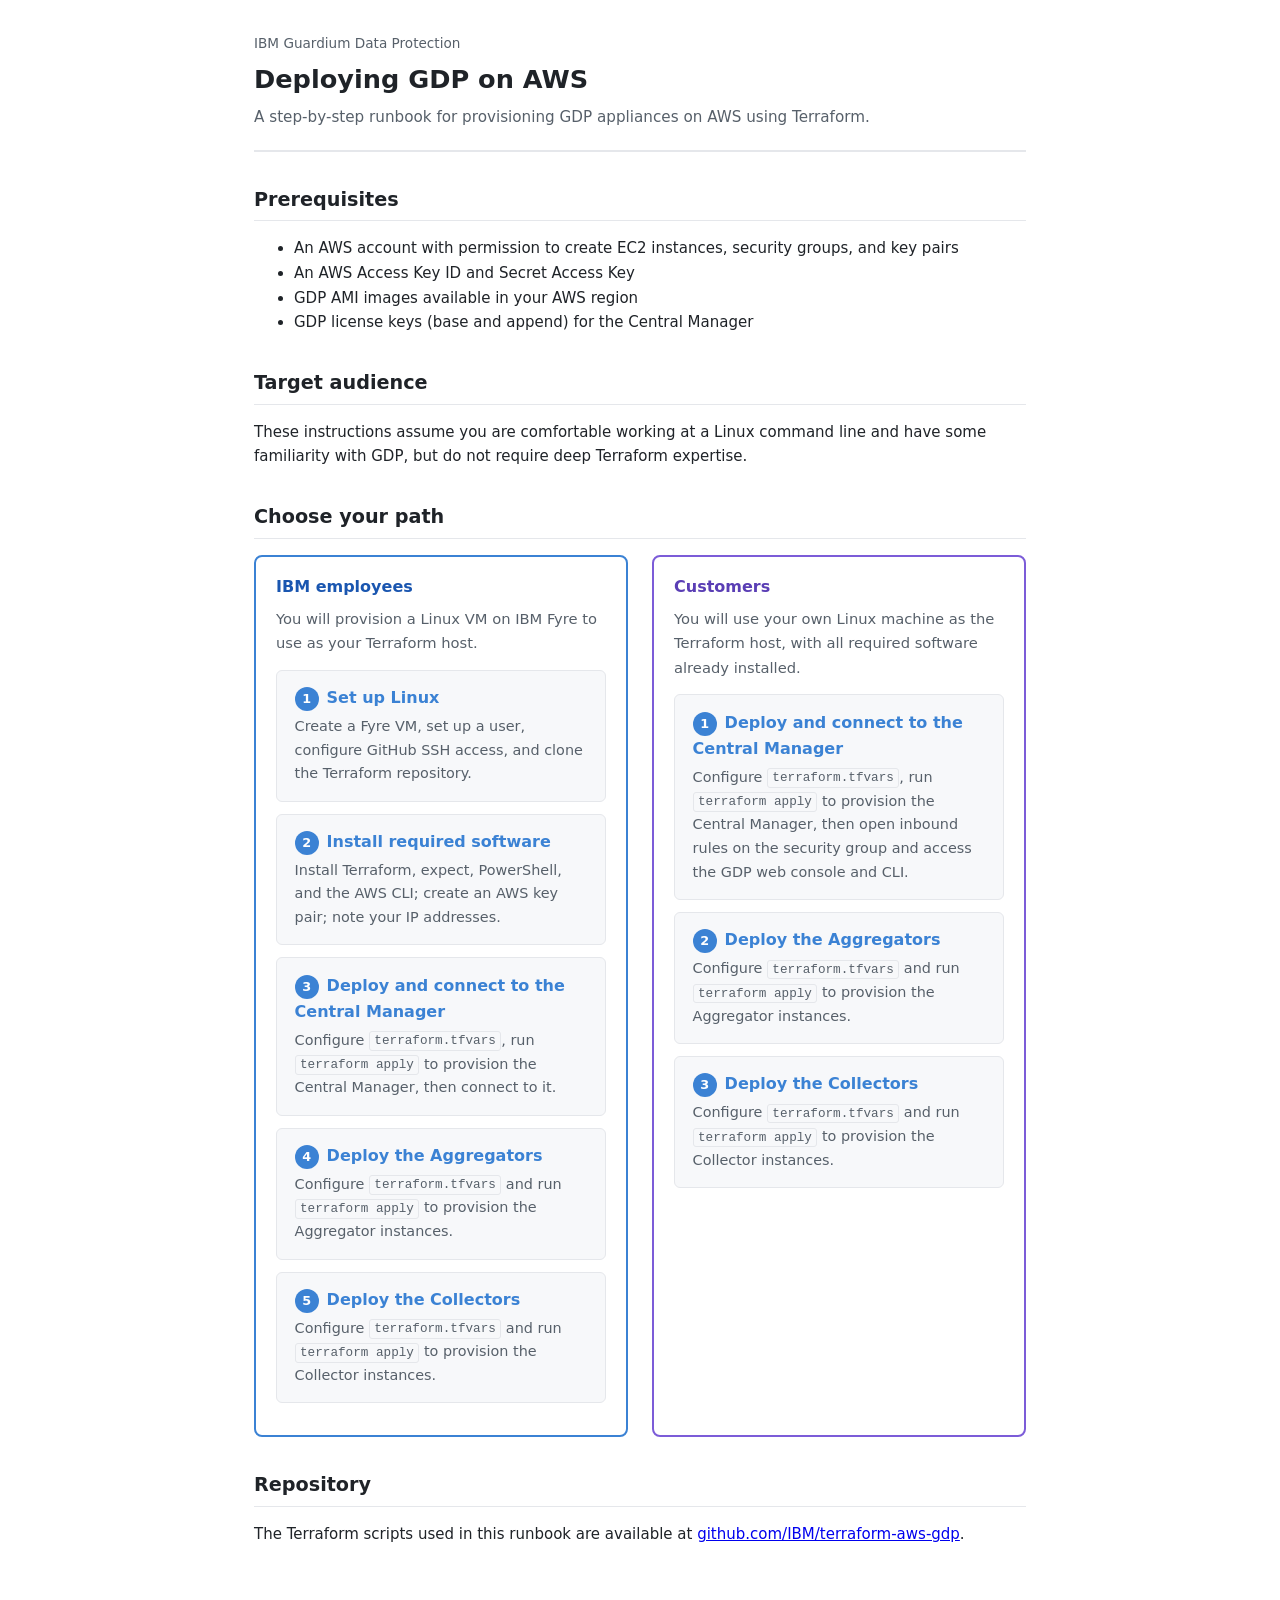
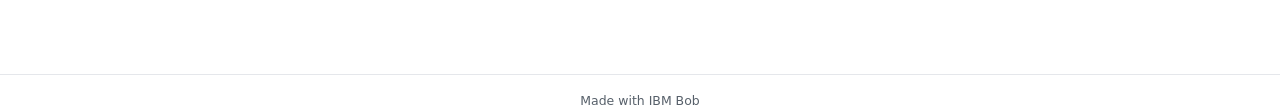
<file: docs/instructions/index.html>
<!DOCTYPE html>
<html lang="en">
<head>
  <meta charset="UTF-8">
  <meta name="viewport" content="width=device-width, initial-scale=1.0">
  <title>Deploying GDP on AWS — Runbook</title>
  <link rel="stylesheet" href="style.css">
</head>
<body>
<div class="page-wrap">

  <header class="site-header">
    <div class="breadcrumb">IBM Guardium Data Protection</div>
    <h1>Deploying GDP on AWS</h1>
    <p class="subtitle">A step-by-step runbook for provisioning GDP appliances on AWS using Terraform.</p>
  </header>

  <h2>Prerequisites</h2>
  <ul>
    <li>An AWS account with permission to create EC2 instances, security groups, and key pairs</li>
    <li>An AWS Access Key ID and Secret Access Key</li>
    <li>GDP AMI images available in your AWS region</li>
    <li>GDP license keys (base and append) for the Central Manager</li>
  </ul>

  <h2>Target audience</h2>
  <p>These instructions assume you are comfortable working at a Linux command line and have some familiarity with GDP, but do not require deep Terraform expertise.</p>

  <h2>Choose your path</h2>

  <div class="path-grid">

    <div class="path-card path-ibm">
      <div class="path-label">IBM employees</div>
      <p>You will provision a Linux VM on IBM Fyre to use as your Terraform host.</p>
      <ul class="step-list">
        <li>
          <div><span class="step-num">1</span><a href="step01.html">Set up Linux</a></div>
          <div class="desc">Create a Fyre VM, set up a user, configure GitHub SSH access, and clone the Terraform repository.</div>
        </li>
        <li>
          <div><span class="step-num">2</span><a href="step03.html">Install required software</a></div>
          <div class="desc">Install Terraform, expect, PowerShell, and the AWS CLI; create an AWS key pair; note your IP addresses.</div>
        </li>
        <li>
          <div><span class="step-num">3</span><a href="step04.html">Deploy and connect to the Central Manager</a></div>
          <div class="desc">Configure <code>terraform.tfvars</code>, run <code>terraform apply</code> to provision the Central Manager, then connect to it.</div>
        </li>
        <li>
          <div><span class="step-num">4</span><a href="step06.html">Deploy the Aggregators</a></div>
          <div class="desc">Configure <code>terraform.tfvars</code> and run <code>terraform apply</code> to provision the Aggregator instances.</div>
        </li>
        <li>
          <div><span class="step-num">5</span><a href="step07.html">Deploy the Collectors</a></div>
          <div class="desc">Configure <code>terraform.tfvars</code> and run <code>terraform apply</code> to provision the Collector instances.</div>
        </li>
      </ul>
    </div>

    <div class="path-card path-customer">
      <div class="path-label">Customers</div>
      <p>You will use your own Linux machine as the Terraform host, with all required software already installed.</p>
      <ul class="step-list">
        <li>
          <div><span class="step-num">1</span><a href="step04.html">Deploy and connect to the Central Manager</a></div>
          <div class="desc">Configure <code>terraform.tfvars</code>, run <code>terraform apply</code> to provision the Central Manager, then open inbound rules on the security group and access the GDP web console and CLI.</div>
        </li>
        <li>
          <div><span class="step-num">2</span><a href="step06.html">Deploy the Aggregators</a></div>
          <div class="desc">Configure <code>terraform.tfvars</code> and run <code>terraform apply</code> to provision the Aggregator instances.</div>
        </li>
        <li>
          <div><span class="step-num">3</span><a href="step07.html">Deploy the Collectors</a></div>
          <div class="desc">Configure <code>terraform.tfvars</code> and run <code>terraform apply</code> to provision the Collector instances.</div>
        </li>
      </ul>
    </div>

  </div>

  <h2>Repository</h2>
  <p>The Terraform scripts used in this runbook are available at
    <a href="https://github.com/IBM/terraform-aws-gdp">github.com/IBM/terraform-aws-gdp</a>.
  </p>

</div>
<footer>Made with IBM Bob</footer>
</body>
</html>
</file>
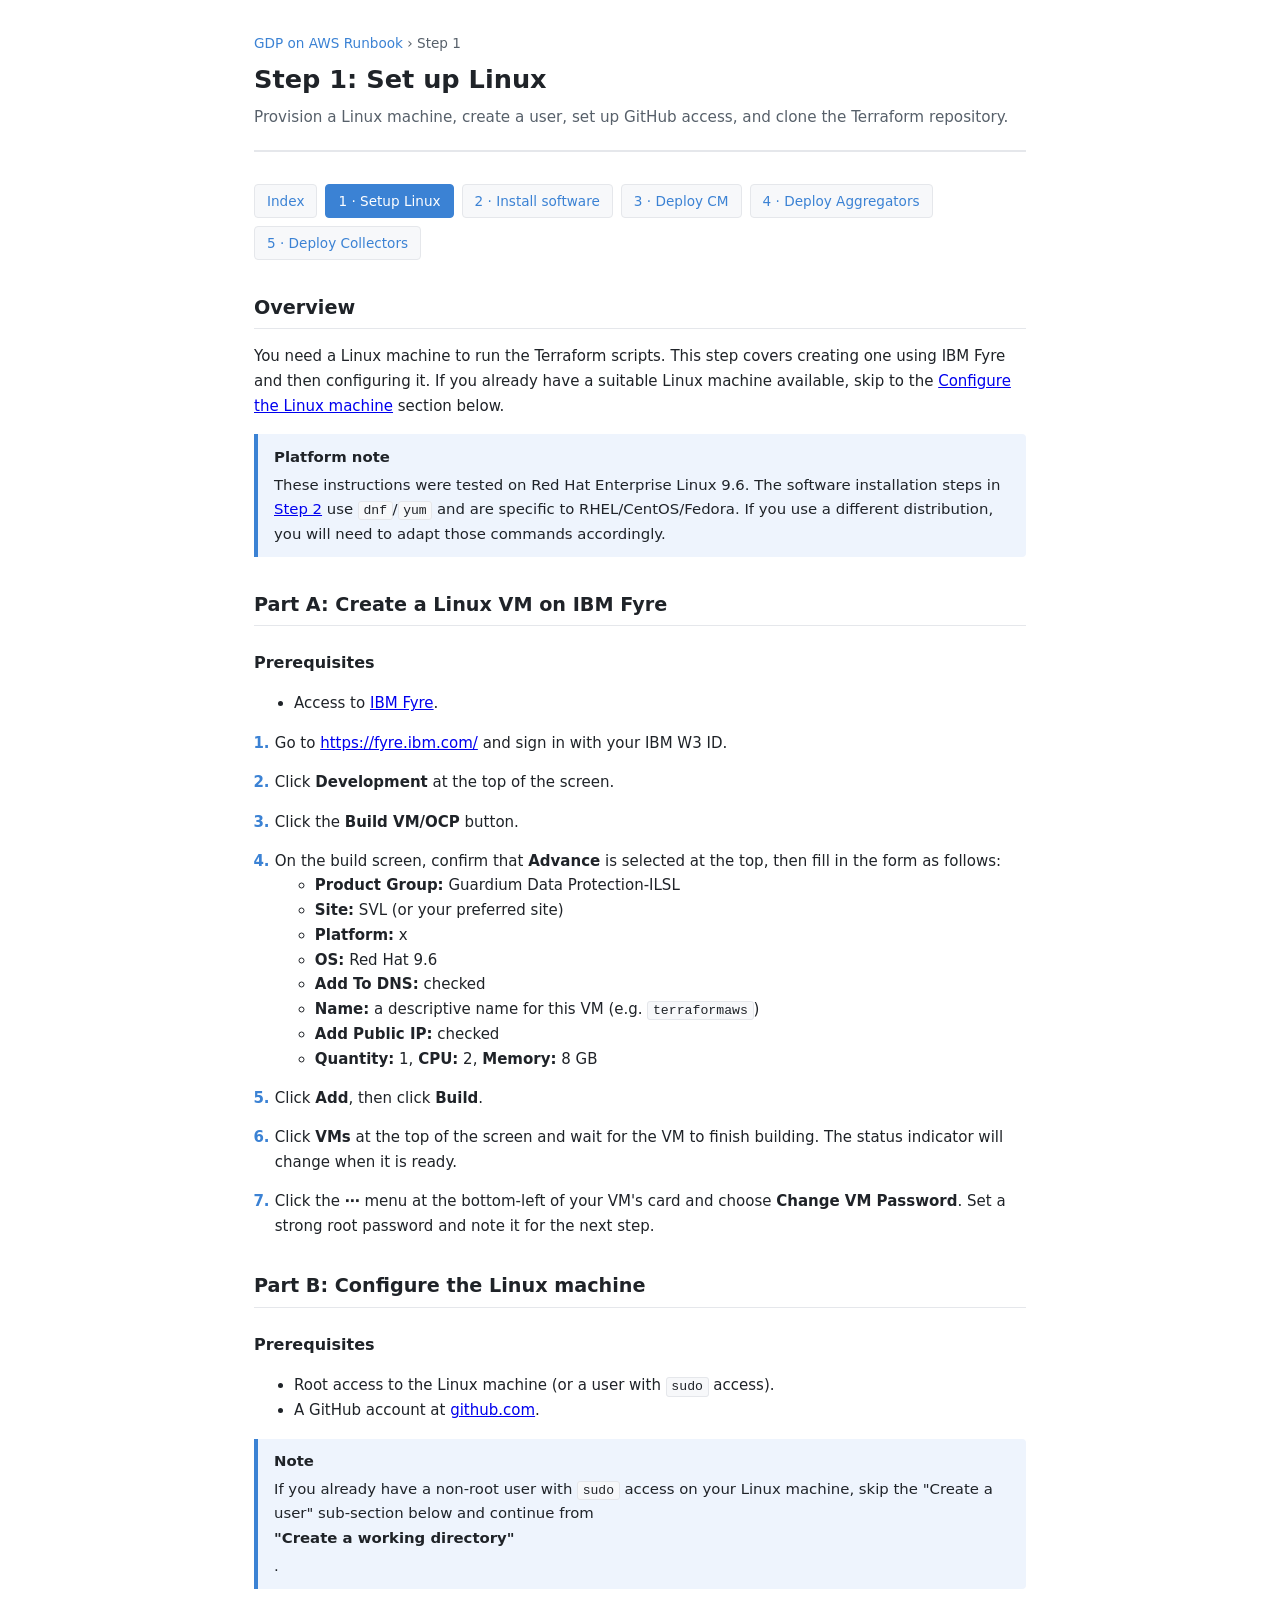
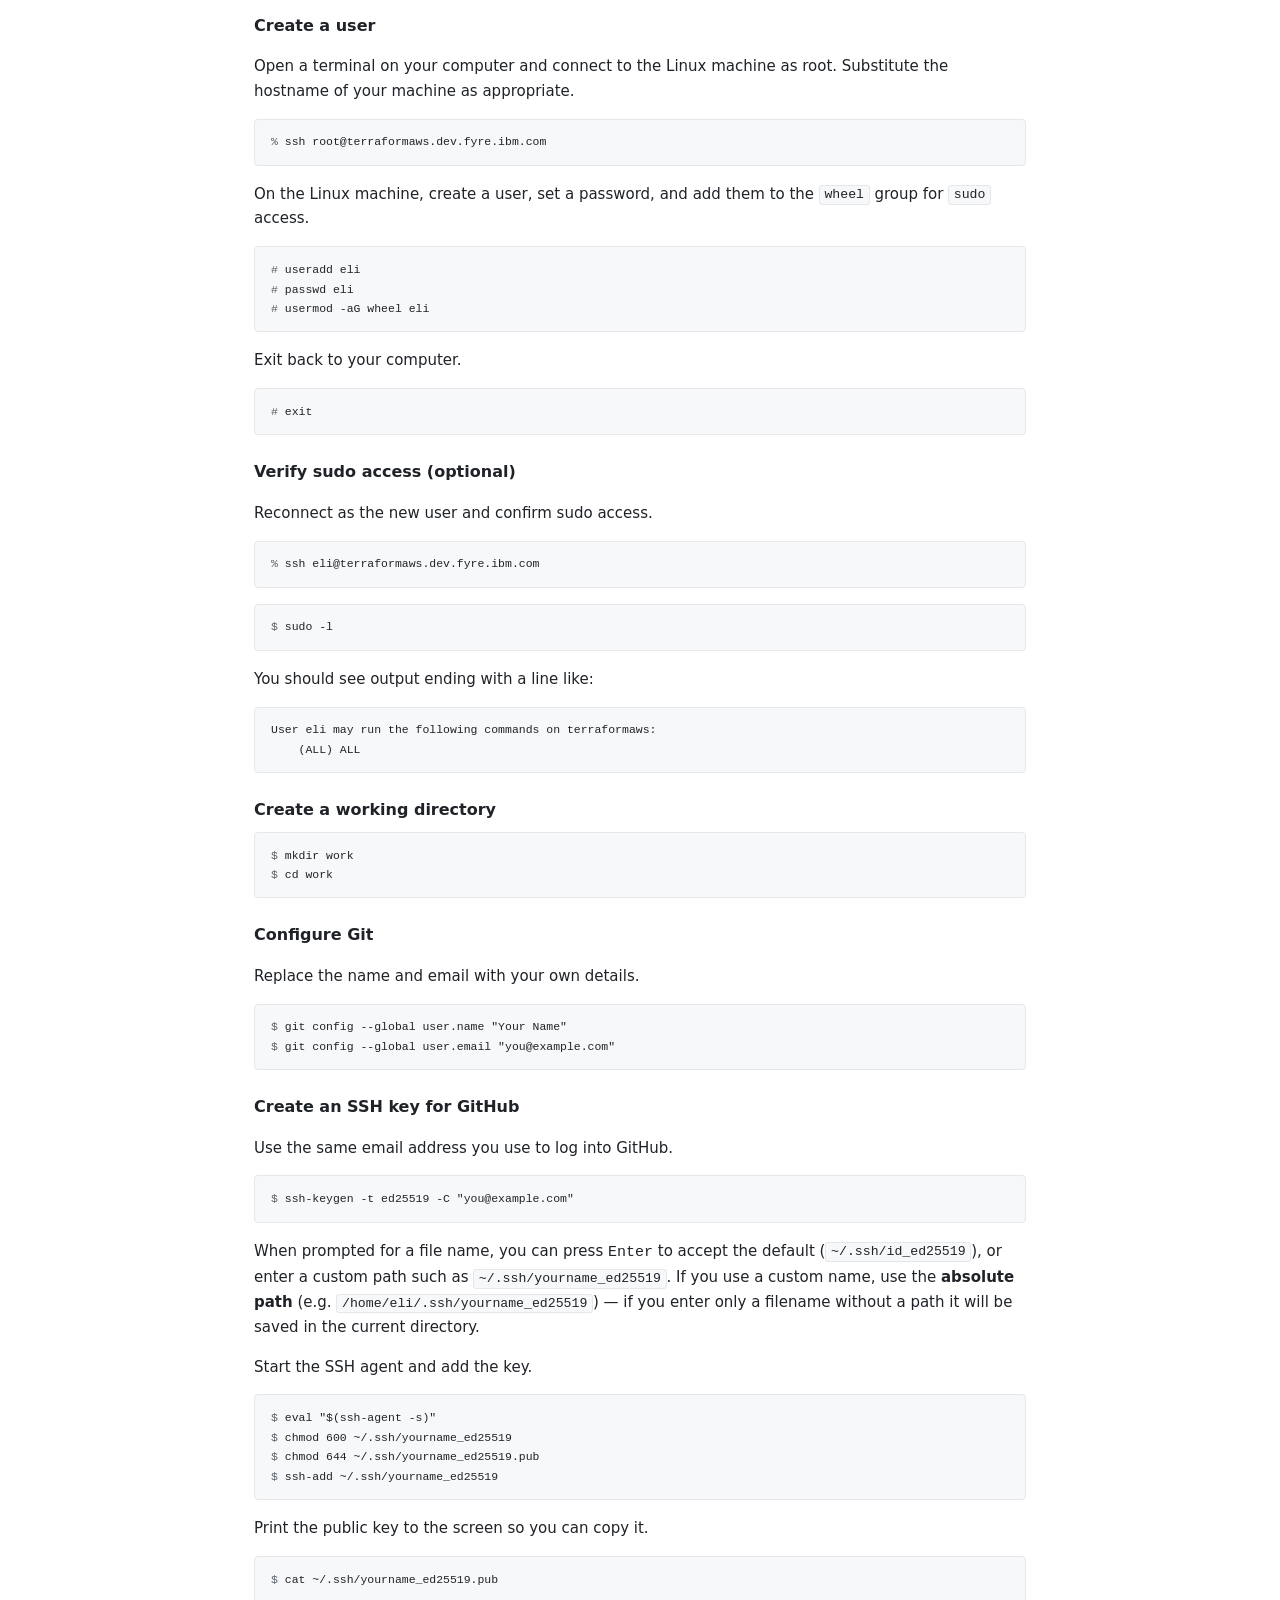
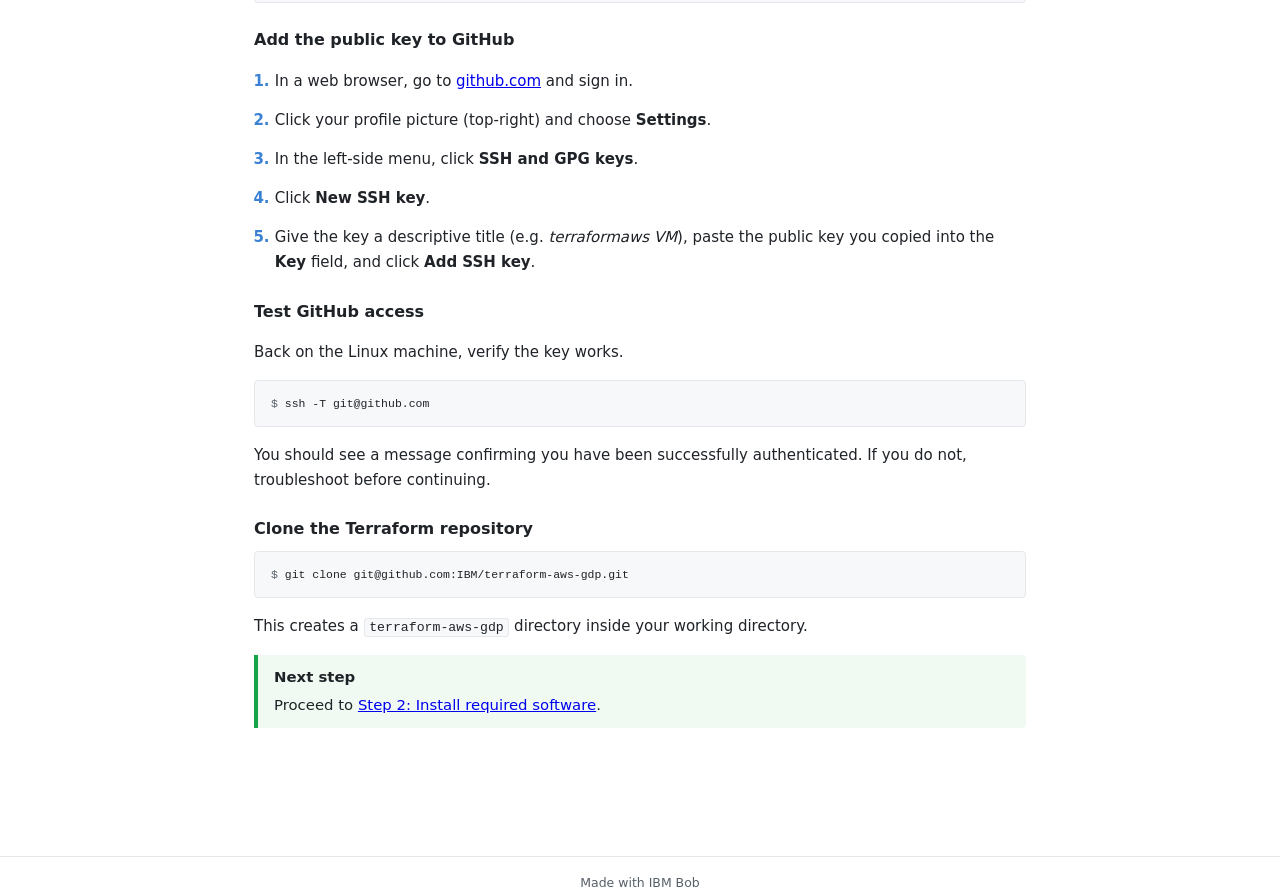
<file: docs/instructions/step01.html>
<!DOCTYPE html>
<html lang="en">
<head>
  <meta charset="UTF-8">
  <meta name="viewport" content="width=device-width, initial-scale=1.0">
  <title>Step 1: Set up Linux — GDP on AWS Runbook</title>
  <link rel="stylesheet" href="style.css">
</head>
<body>
<div class="page-wrap">

  <header class="site-header">
    <div class="breadcrumb"><a href="index.html">GDP on AWS Runbook</a> › Step 1</div>
    <h1>Step 1: Set up Linux</h1>
    <p class="subtitle">Provision a Linux machine, create a user, set up GitHub access, and clone the Terraform repository.</p>
  </header>

  <nav class="step-nav">
    <a href="index.html">Index</a>
    <a href="step01.html" class="current">1 · Setup Linux</a>
    <a href="step03.html">2 · Install software</a>
    <a href="step04.html">3 · Deploy CM</a>
    <a href="step06.html">4 · Deploy Aggregators</a>
    <a href="step07.html">5 · Deploy Collectors</a>
  </nav>

  <h2>Overview</h2>
  <p>
    You need a Linux machine to run the Terraform scripts. This step covers creating one
    using IBM Fyre and then configuring it. If you already have a suitable Linux machine
    available, skip to the <a href="#configure">Configure the Linux machine</a> section below.
  </p>

  <div class="callout callout-note">
    <strong>Platform note</strong>
    These instructions were tested on Red Hat Enterprise Linux 9.6. The software installation
    steps in <a href="step03.html">Step 2</a> use <code>dnf</code>/<code>yum</code> and are
    specific to RHEL/CentOS/Fedora. If you use a different distribution, you will need to
    adapt those commands accordingly.
  </div>

  <h2>Part A: Create a Linux VM on IBM Fyre</h2>

  <h3>Prerequisites</h3>
  <ul>
    <li>Access to <a href="https://fyre.ibm.com/">IBM Fyre</a>.</li>
  </ul>

  <ol class="steps">
    <li>
      Go to <a href="https://fyre.ibm.com/">https://fyre.ibm.com/</a> and sign in with your
      IBM W3 ID.
    </li>
    <li>
      Click <strong>Development</strong> at the top of the screen.
    </li>
    <li>
      Click the <strong>Build VM/OCP</strong> button.
    </li>
    <li>
      On the build screen, confirm that <strong>Advance</strong> is selected at the top, then
      fill in the form as follows:
      <ul>
        <li><strong>Product Group:</strong> Guardium Data Protection-ILSL</li>
        <li><strong>Site:</strong> SVL (or your preferred site)</li>
        <li><strong>Platform:</strong> x</li>
        <li><strong>OS:</strong> Red Hat 9.6</li>
        <li><strong>Add To DNS:</strong> checked</li>
        <li><strong>Name:</strong> a descriptive name for this VM (e.g. <code>terraformaws</code>)</li>
        <li><strong>Add Public IP:</strong> checked</li>
        <li><strong>Quantity:</strong> 1, <strong>CPU:</strong> 2, <strong>Memory:</strong> 8 GB</li>
      </ul>
    </li>
    <li>Click <strong>Add</strong>, then click <strong>Build</strong>.</li>
    <li>
      Click <strong>VMs</strong> at the top of the screen and wait for the VM to finish building.
      The status indicator will change when it is ready.
    </li>
    <li>
      Click the <strong>⋯</strong> menu at the bottom-left of your VM's card and choose
      <strong>Change VM Password</strong>. Set a strong root password and note it for the next step.
    </li>
  </ol>

  <h2 id="configure">Part B: Configure the Linux machine</h2>

  <h3>Prerequisites</h3>
  <ul>
    <li>Root access to the Linux machine (or a user with <code>sudo</code> access).</li>
    <li>A GitHub account at <a href="https://github.com">github.com</a>.</li>
  </ul>

  <div class="callout callout-note">
    <strong>Note</strong>
    If you already have a non-root user with <code>sudo</code> access on your Linux machine,
    skip the "Create a user" sub-section below and continue from
    <strong>"Create a working directory"</strong>.
  </div>

  <h3>Create a user</h3>
  <p>
    Open a terminal on your computer and connect to the Linux machine as root.
    Substitute the hostname of your machine as appropriate.
  </p>
  <pre><code><span class="prompt">% </span>ssh root@terraformaws.dev.fyre.ibm.com</code></pre>

  <p>On the Linux machine, create a user, set a password, and add them to the <code>wheel</code> group for <code>sudo</code> access.</p>
  <pre><code><span class="prompt"># </span>useradd eli
<span class="prompt"># </span>passwd eli
<span class="prompt"># </span>usermod -aG wheel eli</code></pre>

  <p>Exit back to your computer.</p>
  <pre><code><span class="prompt"># </span>exit</code></pre>

  <h3>Verify sudo access (optional)</h3>
  <p>Reconnect as the new user and confirm sudo access.</p>
  <pre><code><span class="prompt">% </span>ssh eli@terraformaws.dev.fyre.ibm.com</code></pre>
  <pre><code><span class="prompt">$ </span>sudo -l</code></pre>
  <p>You should see output ending with a line like:</p>
  <pre><code>User eli may run the following commands on terraformaws:
    (ALL) ALL</code></pre>

  <h3>Create a working directory</h3>
  <pre><code><span class="prompt">$ </span>mkdir work
<span class="prompt">$ </span>cd work</code></pre>

  <h3>Configure Git</h3>
  <p>Replace the name and email with your own details.</p>
  <pre><code><span class="prompt">$ </span>git config --global user.name "Your Name"
<span class="prompt">$ </span>git config --global user.email "you@example.com"</code></pre>

  <h3>Create an SSH key for GitHub</h3>
  <p>Use the same email address you use to log into GitHub.</p>
  <pre><code><span class="prompt">$ </span>ssh-keygen -t ed25519 -C "you@example.com"</code></pre>
  <p>
    When prompted for a file name, you can press <kbd>Enter</kbd> to accept the default
    (<code>~/.ssh/id_ed25519</code>), or enter a custom path such as
    <code>~/.ssh/yourname_ed25519</code>. If you use a custom name, use the
    <strong>absolute path</strong> (e.g. <code>/home/eli/.ssh/yourname_ed25519</code>) — if
    you enter only a filename without a path it will be saved in the current directory.
  </p>
  <p>Start the SSH agent and add the key.</p>
  <pre><code><span class="prompt">$ </span>eval "$(ssh-agent -s)"
<span class="prompt">$ </span>chmod 600 ~/.ssh/yourname_ed25519
<span class="prompt">$ </span>chmod 644 ~/.ssh/yourname_ed25519.pub
<span class="prompt">$ </span>ssh-add ~/.ssh/yourname_ed25519</code></pre>

  <p>Print the public key to the screen so you can copy it.</p>
  <pre><code><span class="prompt">$ </span>cat ~/.ssh/yourname_ed25519.pub</code></pre>

  <h3>Add the public key to GitHub</h3>
  <ol class="steps">
    <li>In a web browser, go to <a href="https://github.com">github.com</a> and sign in.</li>
    <li>Click your profile picture (top-right) and choose <strong>Settings</strong>.</li>
    <li>In the left-side menu, click <strong>SSH and GPG keys</strong>.</li>
    <li>Click <strong>New SSH key</strong>.</li>
    <li>Give the key a descriptive title (e.g. <em>terraformaws VM</em>), paste the public key
        you copied into the <strong>Key</strong> field, and click <strong>Add SSH key</strong>.</li>
  </ol>

  <h3>Test GitHub access</h3>
  <p>Back on the Linux machine, verify the key works.</p>
  <pre><code><span class="prompt">$ </span>ssh -T git@github.com</code></pre>
  <p>You should see a message confirming you have been successfully authenticated.
    If you do not, troubleshoot before continuing.</p>

  <h3>Clone the Terraform repository</h3>
  <pre><code><span class="prompt">$ </span>git clone git@github.com:IBM/terraform-aws-gdp.git</code></pre>
  <p>This creates a <code>terraform-aws-gdp</code> directory inside your working directory.</p>

  <div class="callout callout-tip">
    <strong>Next step</strong>
    Proceed to <a href="step03.html">Step 2: Install required software</a>.
  </div>

</div>
<footer>Made with IBM Bob</footer>
</body>
</html>
</file>
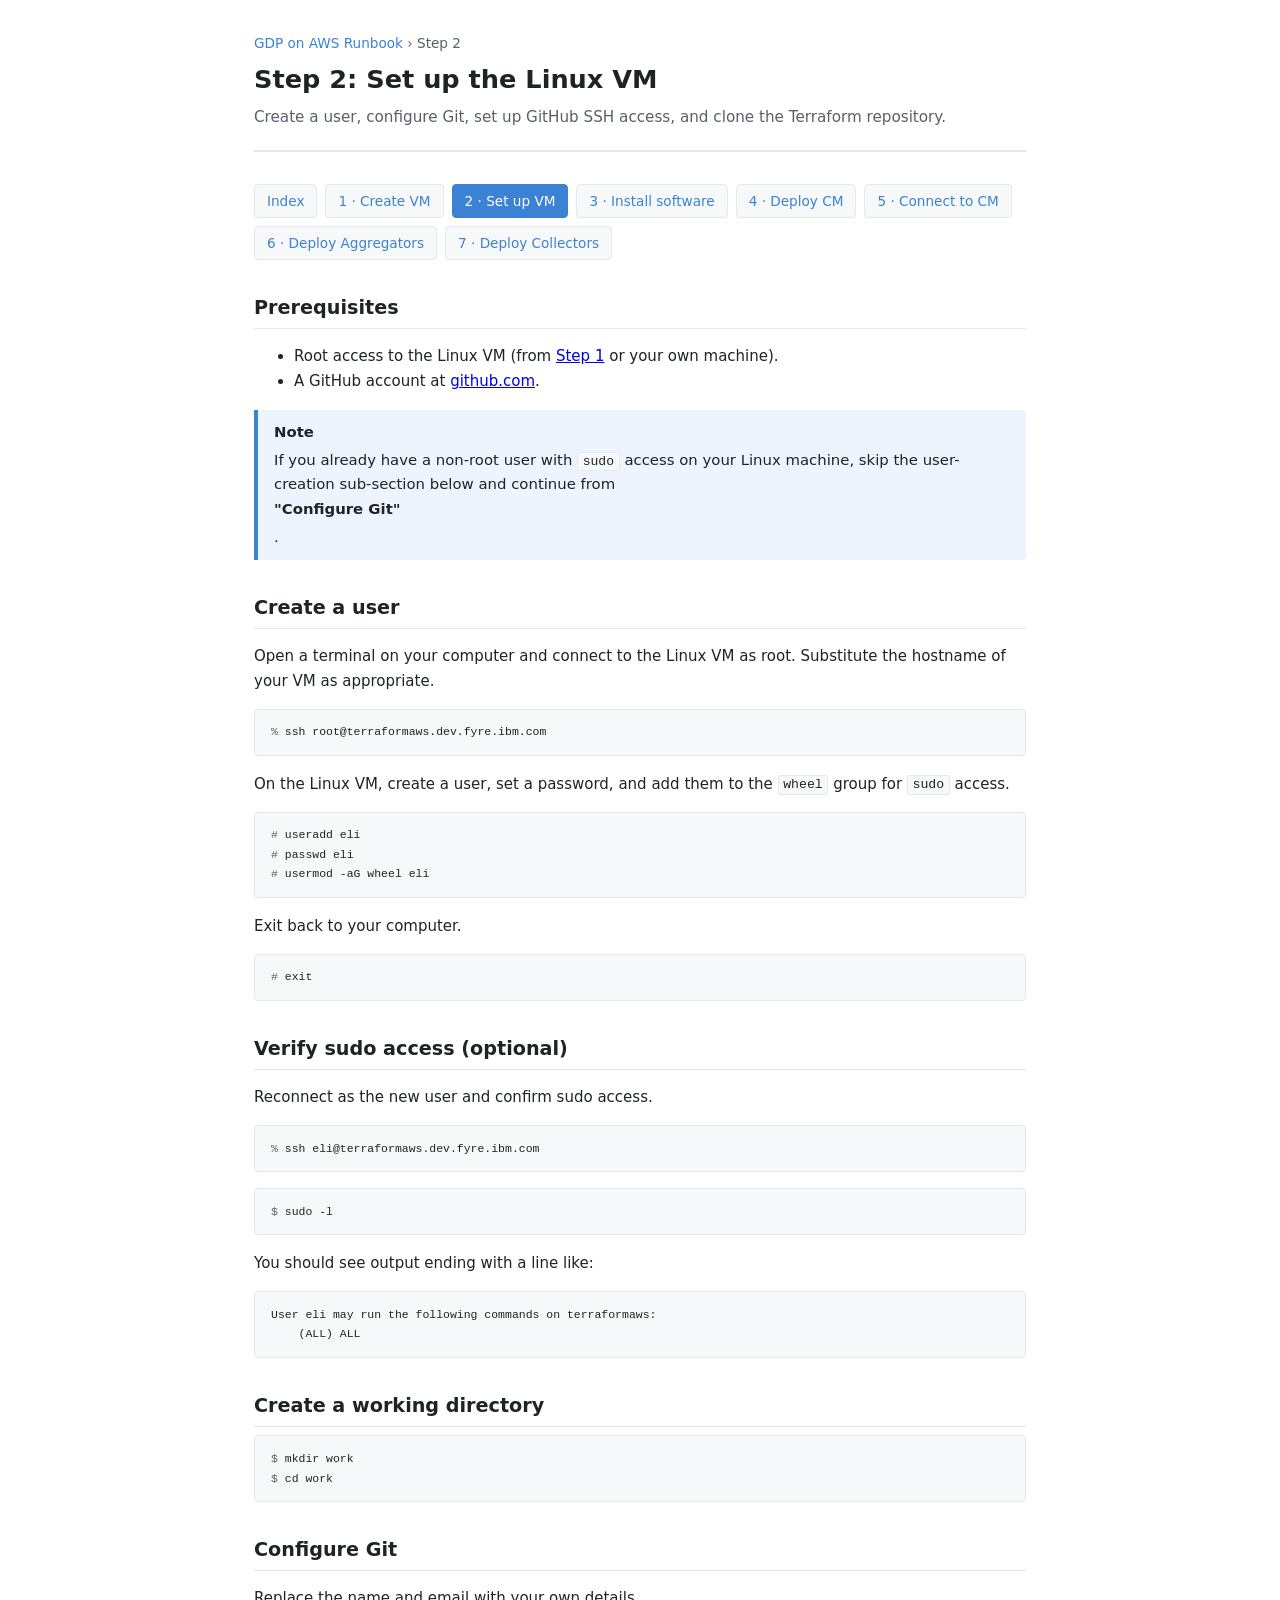
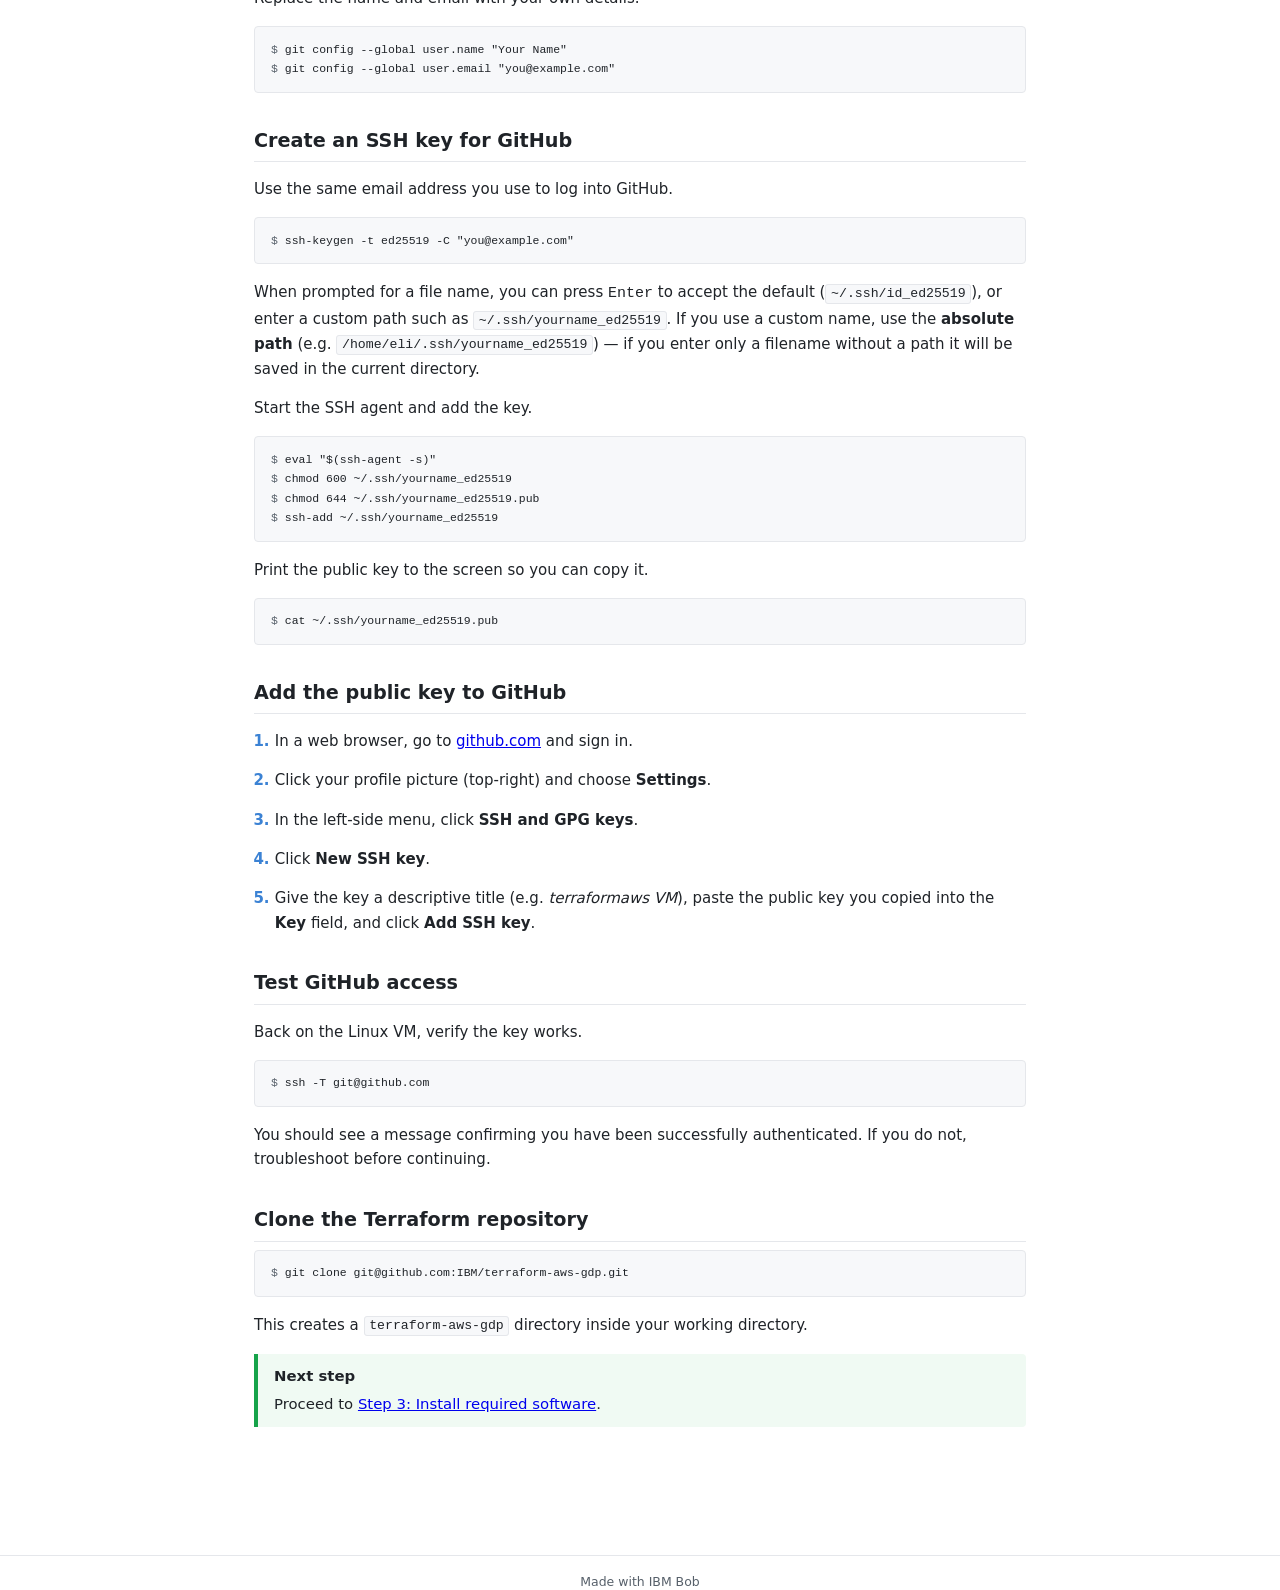
<file: docs/instructions/step02.html>
<!DOCTYPE html>
<html lang="en">
<head>
  <meta charset="UTF-8">
  <meta name="viewport" content="width=device-width, initial-scale=1.0">
  <title>Step 2: Set up the Linux VM — GDP on AWS Runbook</title>
  <link rel="stylesheet" href="style.css">
</head>
<body>
<div class="page-wrap">

  <header class="site-header">
    <div class="breadcrumb"><a href="index.html">GDP on AWS Runbook</a> › Step 2</div>
    <h1>Step 2: Set up the Linux VM</h1>
    <p class="subtitle">Create a user, configure Git, set up GitHub SSH access, and clone the Terraform repository.</p>
  </header>

  <nav class="step-nav">
    <a href="index.html">Index</a>
    <a href="step01.html">1 · Create VM</a>
    <a href="step02.html" class="current">2 · Set up VM</a>
    <a href="step03.html">3 · Install software</a>
    <a href="step04.html">4 · Deploy CM</a>
    <a href="step05.html">5 · Connect to CM</a>
    <a href="step06.html">6 · Deploy Aggregators</a>
    <a href="step07.html">7 · Deploy Collectors</a>
  </nav>

  <h2>Prerequisites</h2>
  <ul>
    <li>Root access to the Linux VM (from <a href="step01.html">Step 1</a> or your own machine).</li>
    <li>A GitHub account at <a href="https://github.com">github.com</a>.</li>
  </ul>

  <div class="callout callout-note">
    <strong>Note</strong>
    If you already have a non-root user with <code>sudo</code> access on your Linux machine,
    skip the user-creation sub-section below and continue from
    <strong>"Configure Git"</strong>.
  </div>

  <h2>Create a user</h2>
  <p>
    Open a terminal on your computer and connect to the Linux VM as root.
    Substitute the hostname of your VM as appropriate.
  </p>
  <pre><code><span class="prompt">% </span>ssh root@terraformaws.dev.fyre.ibm.com</code></pre>

  <p>On the Linux VM, create a user, set a password, and add them to the <code>wheel</code> group for <code>sudo</code> access.</p>
  <pre><code><span class="prompt"># </span>useradd eli
<span class="prompt"># </span>passwd eli
<span class="prompt"># </span>usermod -aG wheel eli</code></pre>

  <p>Exit back to your computer.</p>
  <pre><code><span class="prompt"># </span>exit</code></pre>

  <h2>Verify sudo access (optional)</h2>
  <p>Reconnect as the new user and confirm sudo access.</p>
  <pre><code><span class="prompt">% </span>ssh eli@terraformaws.dev.fyre.ibm.com</code></pre>
  <pre><code><span class="prompt">$ </span>sudo -l</code></pre>
  <p>You should see output ending with a line like:</p>
  <pre><code>User eli may run the following commands on terraformaws:
    (ALL) ALL</code></pre>

  <h2>Create a working directory</h2>
  <pre><code><span class="prompt">$ </span>mkdir work
<span class="prompt">$ </span>cd work</code></pre>

  <h2>Configure Git</h2>
  <p>Replace the name and email with your own details.</p>
  <pre><code><span class="prompt">$ </span>git config --global user.name "Your Name"
<span class="prompt">$ </span>git config --global user.email "you@example.com"</code></pre>

  <h2>Create an SSH key for GitHub</h2>
  <p>Use the same email address you use to log into GitHub.</p>
  <pre><code><span class="prompt">$ </span>ssh-keygen -t ed25519 -C "you@example.com"</code></pre>
  <p>
    When prompted for a file name, you can press <kbd>Enter</kbd> to accept the default
    (<code>~/.ssh/id_ed25519</code>), or enter a custom path such as
    <code>~/.ssh/yourname_ed25519</code>. If you use a custom name, use the
    <strong>absolute path</strong> (e.g. <code>/home/eli/.ssh/yourname_ed25519</code>) — if
    you enter only a filename without a path it will be saved in the current directory.
  </p>
  <p>Start the SSH agent and add the key.</p>
  <pre><code><span class="prompt">$ </span>eval "$(ssh-agent -s)"
<span class="prompt">$ </span>chmod 600 ~/.ssh/yourname_ed25519
<span class="prompt">$ </span>chmod 644 ~/.ssh/yourname_ed25519.pub
<span class="prompt">$ </span>ssh-add ~/.ssh/yourname_ed25519</code></pre>

  <p>Print the public key to the screen so you can copy it.</p>
  <pre><code><span class="prompt">$ </span>cat ~/.ssh/yourname_ed25519.pub</code></pre>

  <h2>Add the public key to GitHub</h2>
  <ol class="steps">
    <li>In a web browser, go to <a href="https://github.com">github.com</a> and sign in.</li>
    <li>Click your profile picture (top-right) and choose <strong>Settings</strong>.</li>
    <li>In the left-side menu, click <strong>SSH and GPG keys</strong>.</li>
    <li>Click <strong>New SSH key</strong>.</li>
    <li>Give the key a descriptive title (e.g. <em>terraformaws VM</em>), paste the public key
        you copied into the <strong>Key</strong> field, and click <strong>Add SSH key</strong>.</li>
  </ol>

  <h2>Test GitHub access</h2>
  <p>Back on the Linux VM, verify the key works.</p>
  <pre><code><span class="prompt">$ </span>ssh -T git@github.com</code></pre>
  <p>You should see a message confirming you have been successfully authenticated.
    If you do not, troubleshoot before continuing.</p>

  <h2>Clone the Terraform repository</h2>
  <pre><code><span class="prompt">$ </span>git clone git@github.com:IBM/terraform-aws-gdp.git</code></pre>
  <p>This creates a <code>terraform-aws-gdp</code> directory inside your working directory.</p>

  <div class="callout callout-tip">
    <strong>Next step</strong>
    Proceed to <a href="step03.html">Step 3: Install required software</a>.
  </div>

</div>
<footer>Made with IBM Bob</footer>
</body>
</html>
</file>
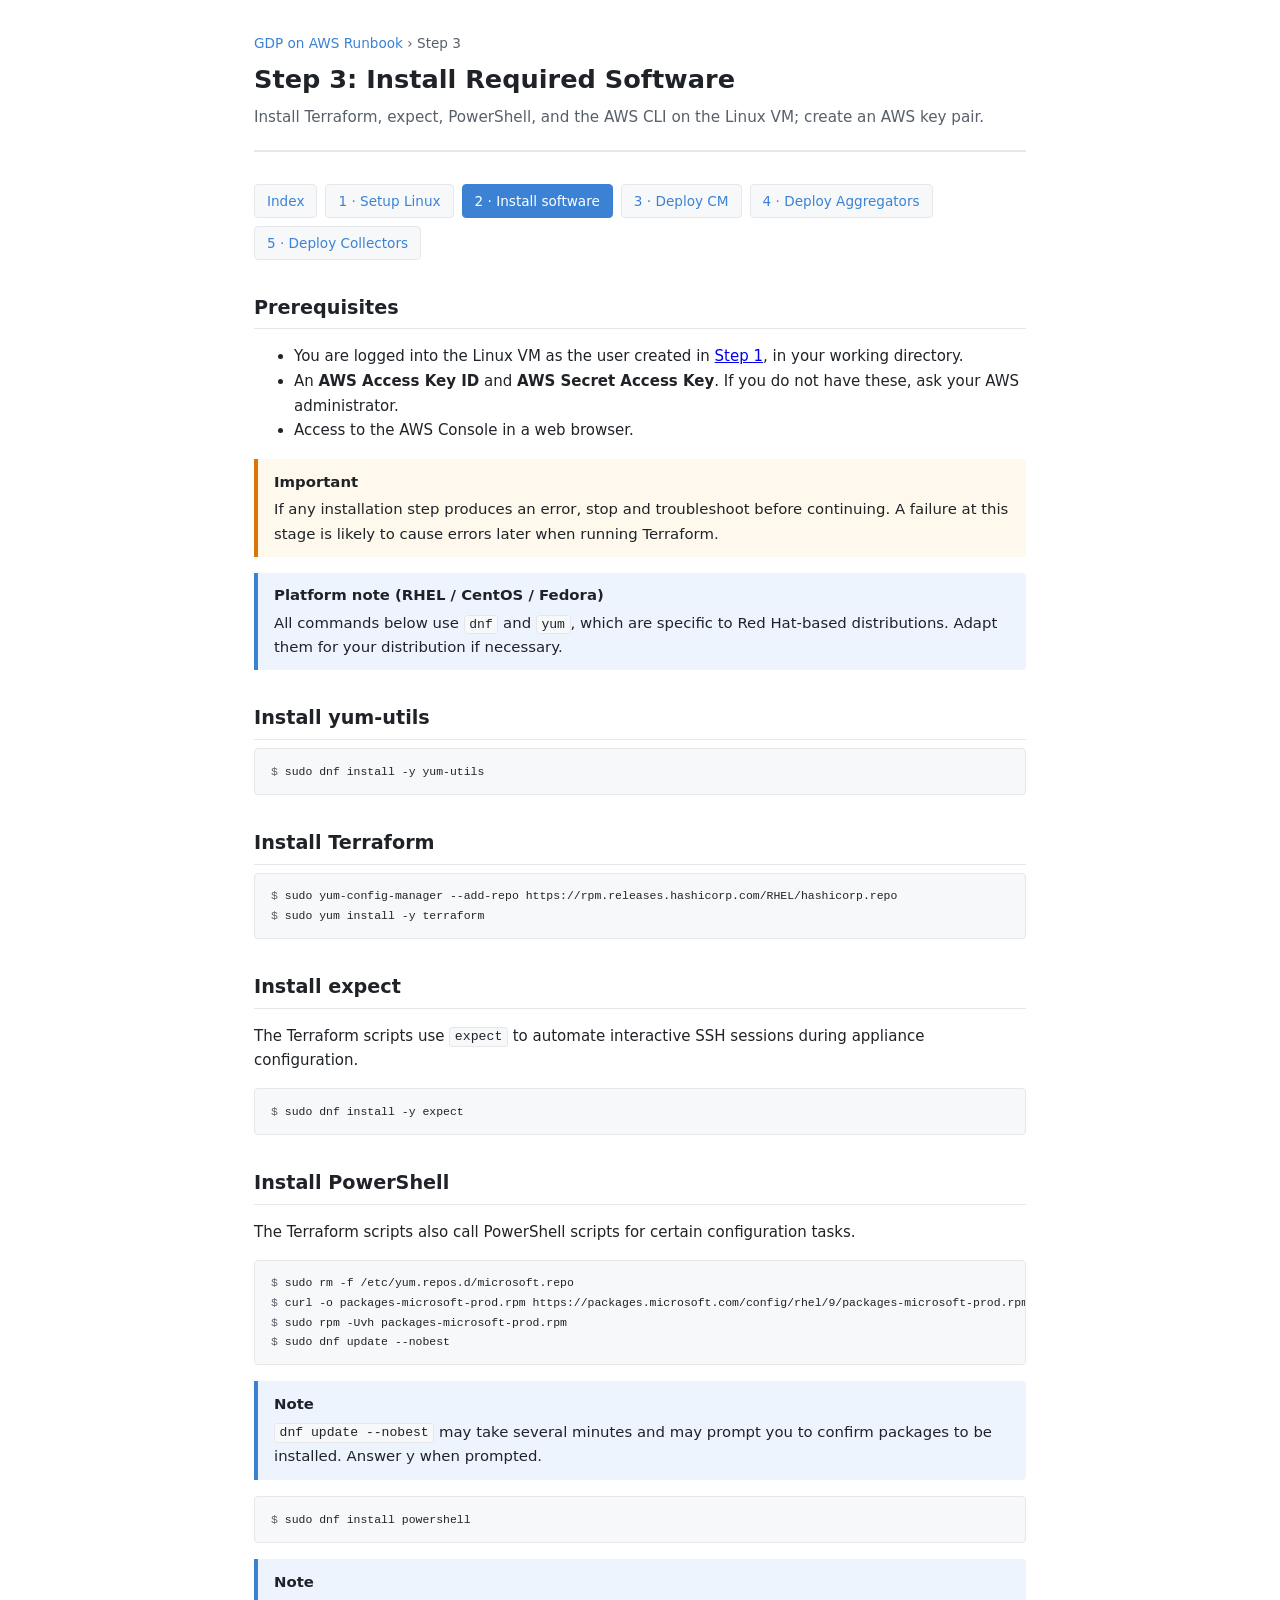
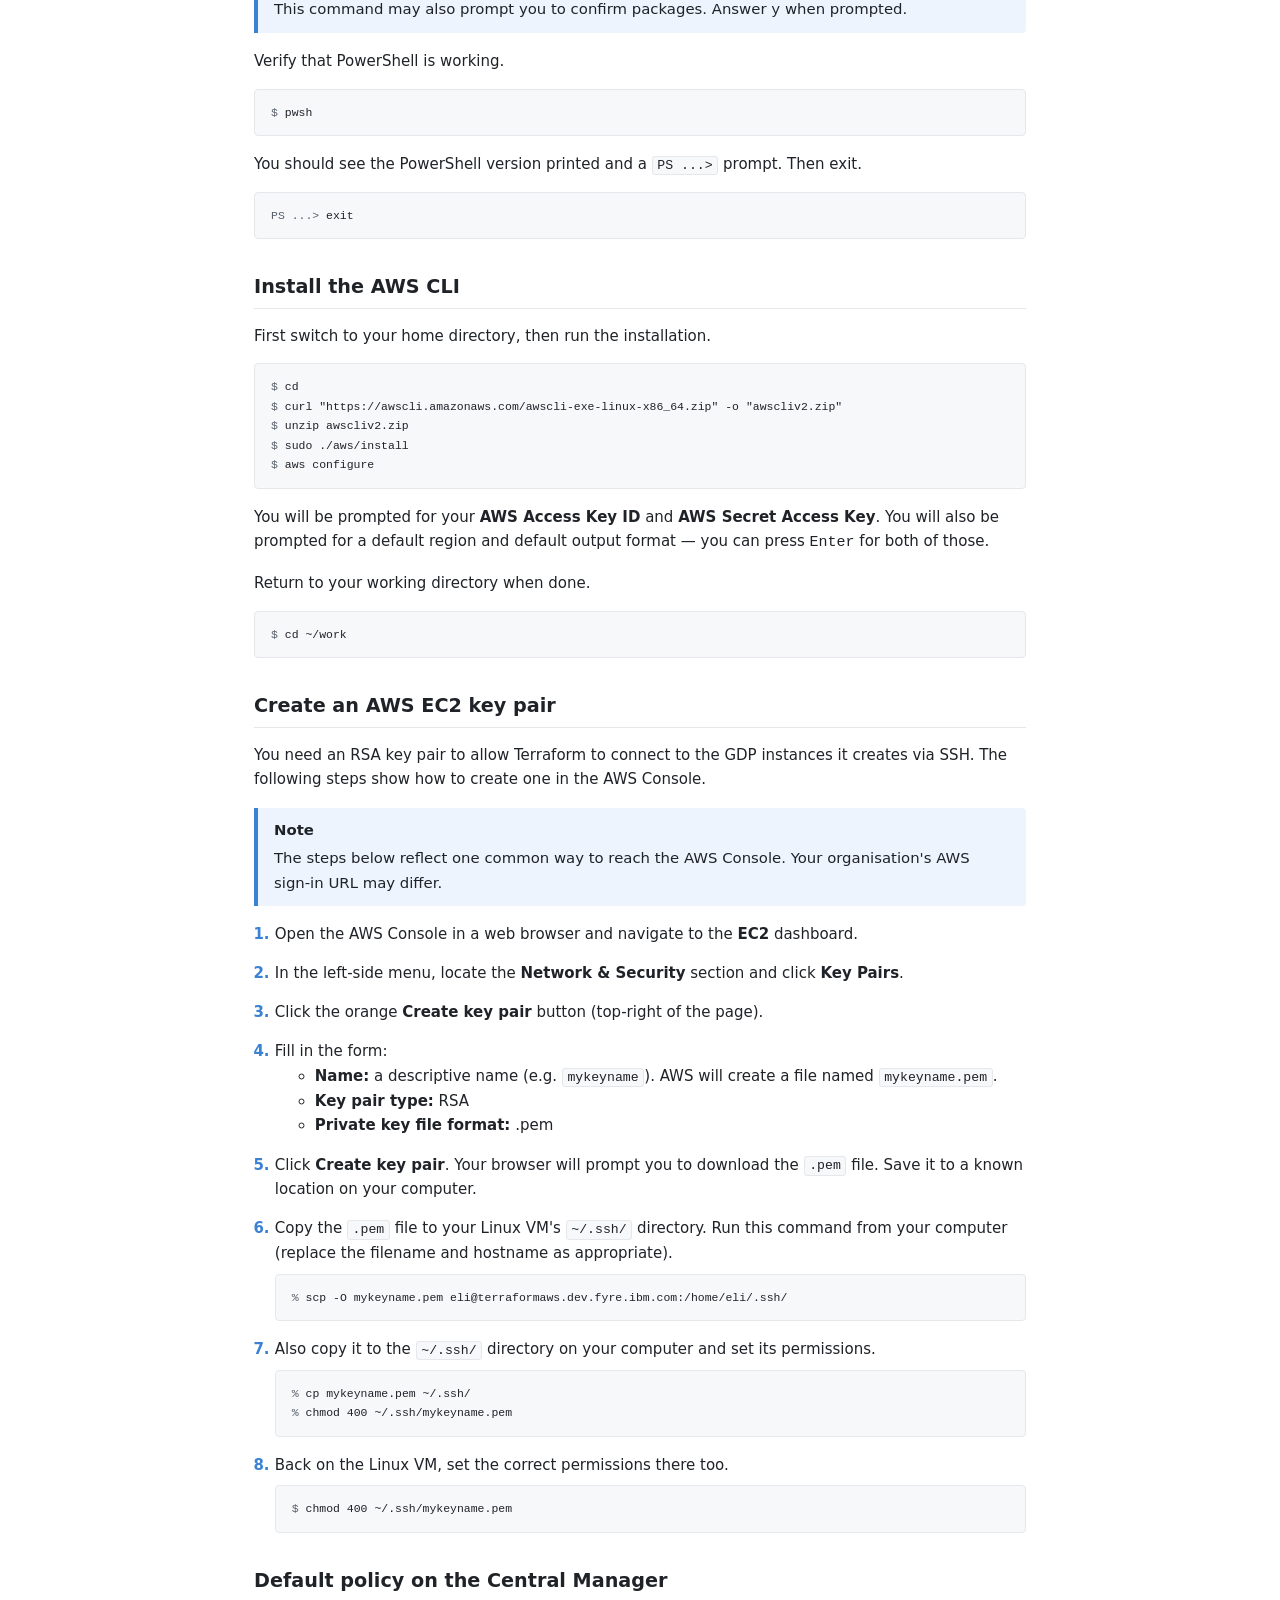
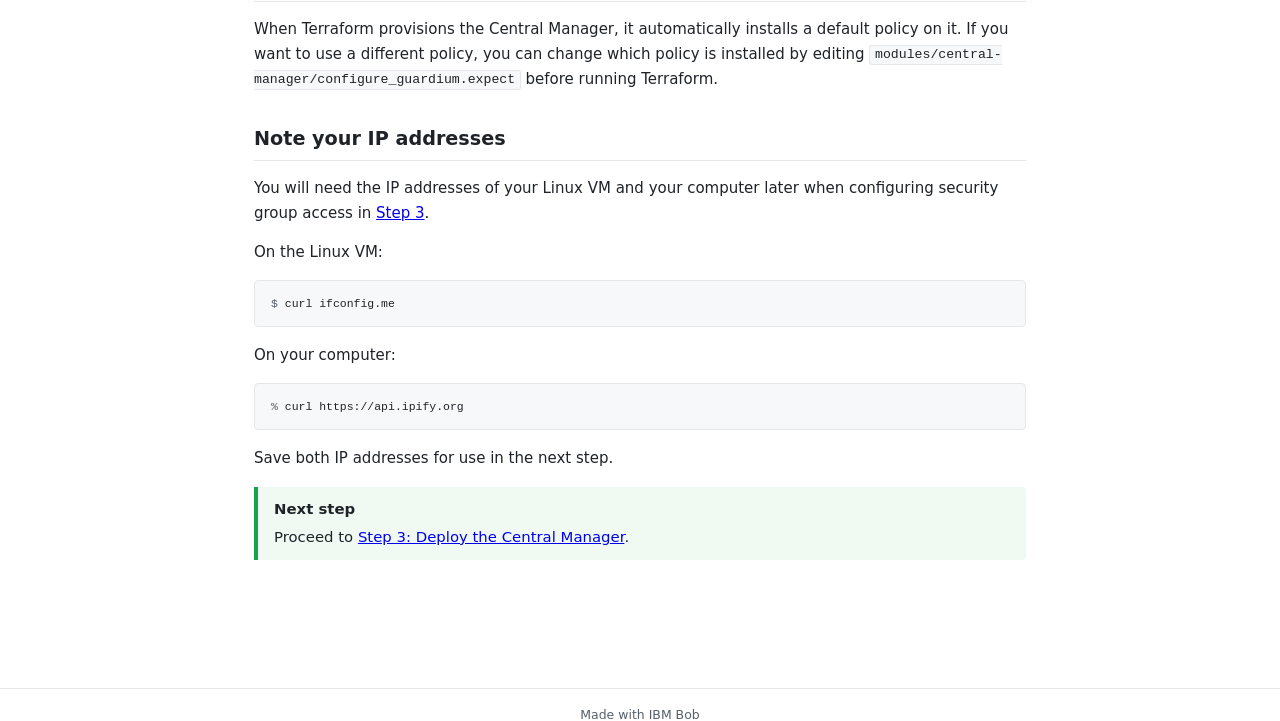
<file: docs/instructions/step03.html>
<!DOCTYPE html>
<html lang="en">
<head>
  <meta charset="UTF-8">
  <meta name="viewport" content="width=device-width, initial-scale=1.0">
  <title>Step 3: Install Required Software — GDP on AWS Runbook</title>
  <link rel="stylesheet" href="style.css">
</head>
<body>
<div class="page-wrap">

  <header class="site-header">
    <div class="breadcrumb"><a href="index.html">GDP on AWS Runbook</a> › Step 3</div>
    <h1>Step 3: Install Required Software</h1>
    <p class="subtitle">Install Terraform, expect, PowerShell, and the AWS CLI on the Linux VM; create an AWS key pair.</p>
  </header>

  <nav class="step-nav">
    <a href="index.html">Index</a>
    <a href="step01.html">1 · Setup Linux</a>
    <a href="step03.html" class="current">2 · Install software</a>
    <a href="step04.html">3 · Deploy CM</a>
    <a href="step06.html">4 · Deploy Aggregators</a>
    <a href="step07.html">5 · Deploy Collectors</a>
  </nav>

  <h2>Prerequisites</h2>
  <ul>
    <li>You are logged into the Linux VM as the user created in <a href="step01.html">Step 1</a>,
        in your working directory.</li>
    <li>An <strong>AWS Access Key ID</strong> and <strong>AWS Secret Access Key</strong>. If you
        do not have these, ask your AWS administrator.</li>
    <li>Access to the AWS Console in a web browser.</li>
  </ul>

  <div class="callout callout-warn">
    <strong>Important</strong>
    If any installation step produces an error, stop and troubleshoot before continuing. A failure
    at this stage is likely to cause errors later when running Terraform.
  </div>

  <div class="callout callout-note">
    <strong>Platform note (RHEL / CentOS / Fedora)</strong>
    All commands below use <code>dnf</code> and <code>yum</code>, which are specific to
    Red Hat-based distributions. Adapt them for your distribution if necessary.
  </div>

  <h2>Install yum-utils</h2>
  <pre><code><span class="prompt">$ </span>sudo dnf install -y yum-utils</code></pre>

  <h2>Install Terraform</h2>
  <pre><code><span class="prompt">$ </span>sudo yum-config-manager --add-repo https://rpm.releases.hashicorp.com/RHEL/hashicorp.repo
<span class="prompt">$ </span>sudo yum install -y terraform</code></pre>

  <h2>Install expect</h2>
  <p>The Terraform scripts use <code>expect</code> to automate interactive SSH sessions during
  appliance configuration.</p>
  <pre><code><span class="prompt">$ </span>sudo dnf install -y expect</code></pre>

  <h2>Install PowerShell</h2>
  <p>The Terraform scripts also call PowerShell scripts for certain configuration tasks.</p>
  <pre><code><span class="prompt">$ </span>sudo rm -f /etc/yum.repos.d/microsoft.repo
<span class="prompt">$ </span>curl -o packages-microsoft-prod.rpm https://packages.microsoft.com/config/rhel/9/packages-microsoft-prod.rpm
<span class="prompt">$ </span>sudo rpm -Uvh packages-microsoft-prod.rpm
<span class="prompt">$ </span>sudo dnf update --nobest</code></pre>

  <div class="callout callout-note">
    <strong>Note</strong>
    <code>dnf update --nobest</code> may take several minutes and may prompt you to confirm
    packages to be installed. Answer <kbd>y</kbd> when prompted.
  </div>

  <pre><code><span class="prompt">$ </span>sudo dnf install powershell</code></pre>

  <div class="callout callout-note">
    <strong>Note</strong>
    This command may also prompt you to confirm packages. Answer <kbd>y</kbd> when prompted.
  </div>

  <p>Verify that PowerShell is working.</p>
  <pre><code><span class="prompt">$ </span>pwsh</code></pre>
  <p>You should see the PowerShell version printed and a <code>PS ...&gt;</code> prompt. Then exit.</p>
  <pre><code><span class="prompt">PS ...&gt; </span>exit</code></pre>

  <h2>Install the AWS CLI</h2>
  <p>First switch to your home directory, then run the installation.</p>
  <pre><code><span class="prompt">$ </span>cd
<span class="prompt">$ </span>curl "https://awscli.amazonaws.com/awscli-exe-linux-x86_64.zip" -o "awscliv2.zip"
<span class="prompt">$ </span>unzip awscliv2.zip
<span class="prompt">$ </span>sudo ./aws/install
<span class="prompt">$ </span>aws configure</code></pre>
  <p>
    You will be prompted for your <strong>AWS Access Key ID</strong> and
    <strong>AWS Secret Access Key</strong>. You will also be prompted for a default region and
    default output format — you can press <kbd>Enter</kbd> for both of those.
  </p>
  <p>Return to your working directory when done.</p>
  <pre><code><span class="prompt">$ </span>cd ~/work</code></pre>

  <h2>Create an AWS EC2 key pair</h2>
  <p>
    You need an RSA key pair to allow Terraform to connect to the GDP instances it creates
    via SSH. The following steps show how to create one in the AWS Console.
  </p>

  <div class="callout callout-note">
    <strong>Note</strong>
    The steps below reflect one common way to reach the AWS Console. Your organisation's
    AWS sign-in URL may differ.
  </div>

  <ol class="steps">
    <li>Open the AWS Console in a web browser and navigate to the <strong>EC2</strong> dashboard.</li>
    <li>
      In the left-side menu, locate the <strong>Network &amp; Security</strong> section and
      click <strong>Key Pairs</strong>.
    </li>
    <li>Click the orange <strong>Create key pair</strong> button (top-right of the page).</li>
    <li>
      Fill in the form:
      <ul>
        <li><strong>Name:</strong> a descriptive name (e.g. <code>mykeyname</code>).
            AWS will create a file named <code>mykeyname.pem</code>.</li>
        <li><strong>Key pair type:</strong> RSA</li>
        <li><strong>Private key file format:</strong> .pem</li>
      </ul>
    </li>
    <li>
      Click <strong>Create key pair</strong>. Your browser will prompt you to download the
      <code>.pem</code> file. Save it to a known location on your computer.
    </li>
    <li>
      Copy the <code>.pem</code> file to your Linux VM's <code>~/.ssh/</code> directory.
      Run this command from your computer (replace the filename and hostname as appropriate).
      <pre><code><span class="prompt">% </span>scp -O mykeyname.pem eli@terraformaws.dev.fyre.ibm.com:/home/eli/.ssh/</code></pre>
    </li>
    <li>
      Also copy it to the <code>~/.ssh/</code> directory on your computer and set its
      permissions.
      <pre><code><span class="prompt">% </span>cp mykeyname.pem ~/.ssh/
<span class="prompt">% </span>chmod 400 ~/.ssh/mykeyname.pem</code></pre>
    </li>
    <li>
      Back on the Linux VM, set the correct permissions there too.
      <pre><code><span class="prompt">$ </span>chmod 400 ~/.ssh/mykeyname.pem</code></pre>
    </li>
  </ol>

  <h2>Default policy on the Central Manager</h2>
  <p>
    When Terraform provisions the Central Manager, it automatically installs a default policy on it.
    If you want to use a different policy, you can change which policy is installed by editing
    <code>modules/central-manager/configure_guardium.expect</code> before running Terraform.
  </p>

  <h2>Note your IP addresses</h2>
  <p>You will need the IP addresses of your Linux VM and your computer later when configuring
  security group access in <a href="step04.html">Step 3</a>.</p>

  <p>On the Linux VM:</p>
  <pre><code><span class="prompt">$ </span>curl ifconfig.me</code></pre>

  <p>On your computer:</p>
  <pre><code><span class="prompt">% </span>curl https://api.ipify.org</code></pre>

  <p>Save both IP addresses for use in the next step.</p>

  <div class="callout callout-tip">
    <strong>Next step</strong>
    Proceed to <a href="step04.html">Step 3: Deploy the Central Manager</a>.
  </div>

</div>
<footer>Made with IBM Bob</footer>
</body>
</html>
</file>
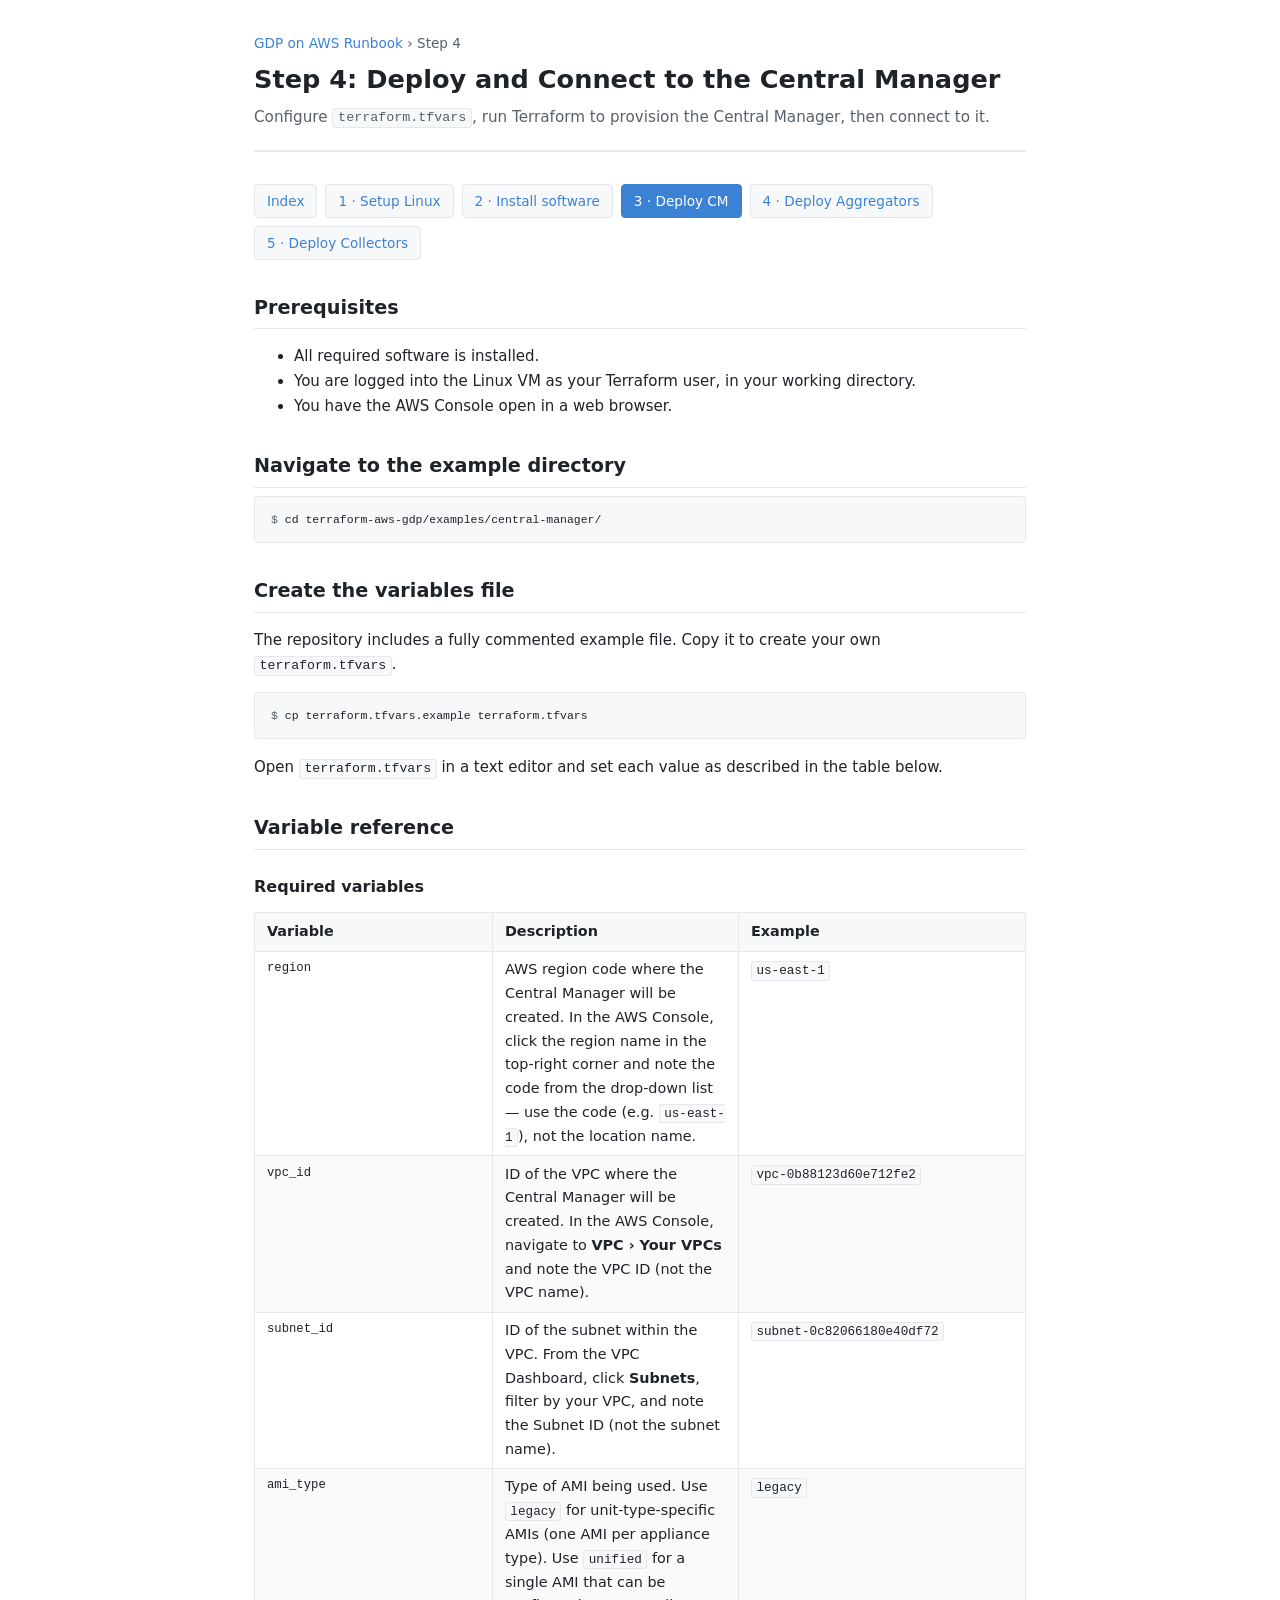
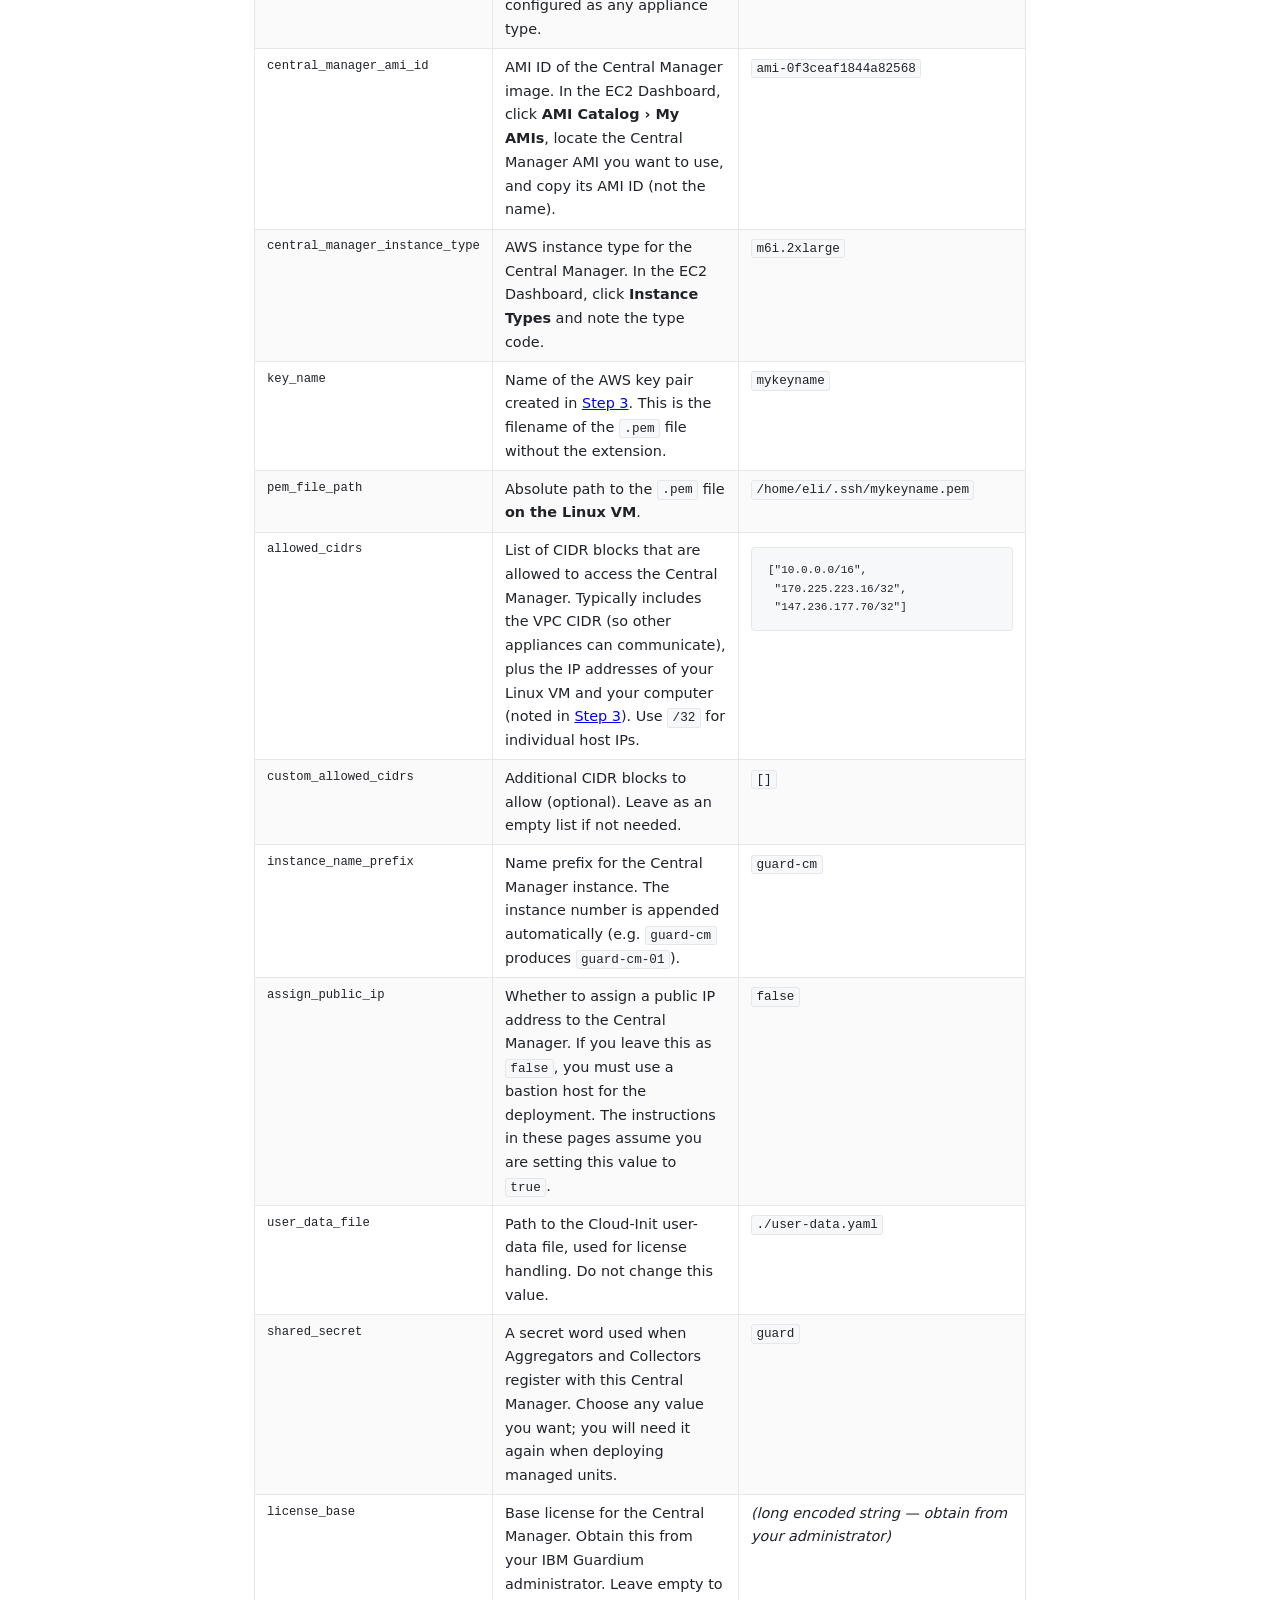
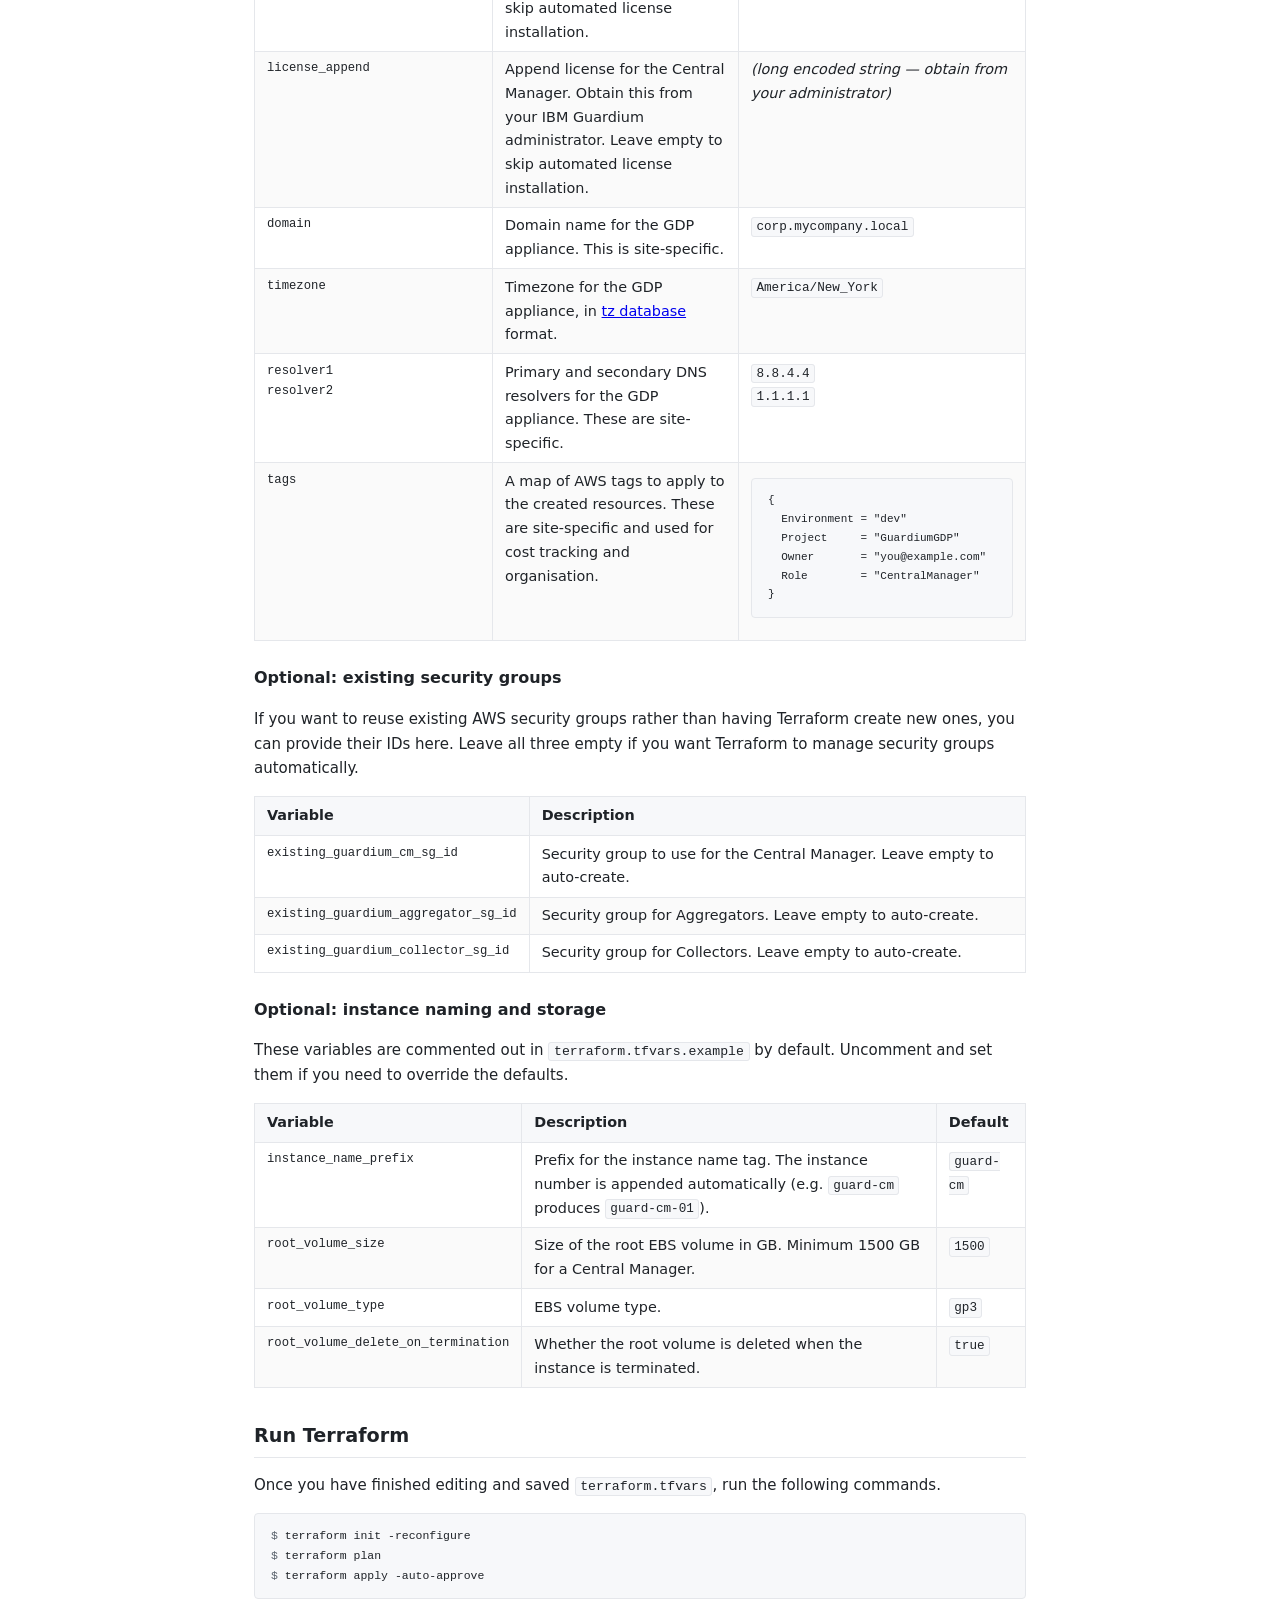
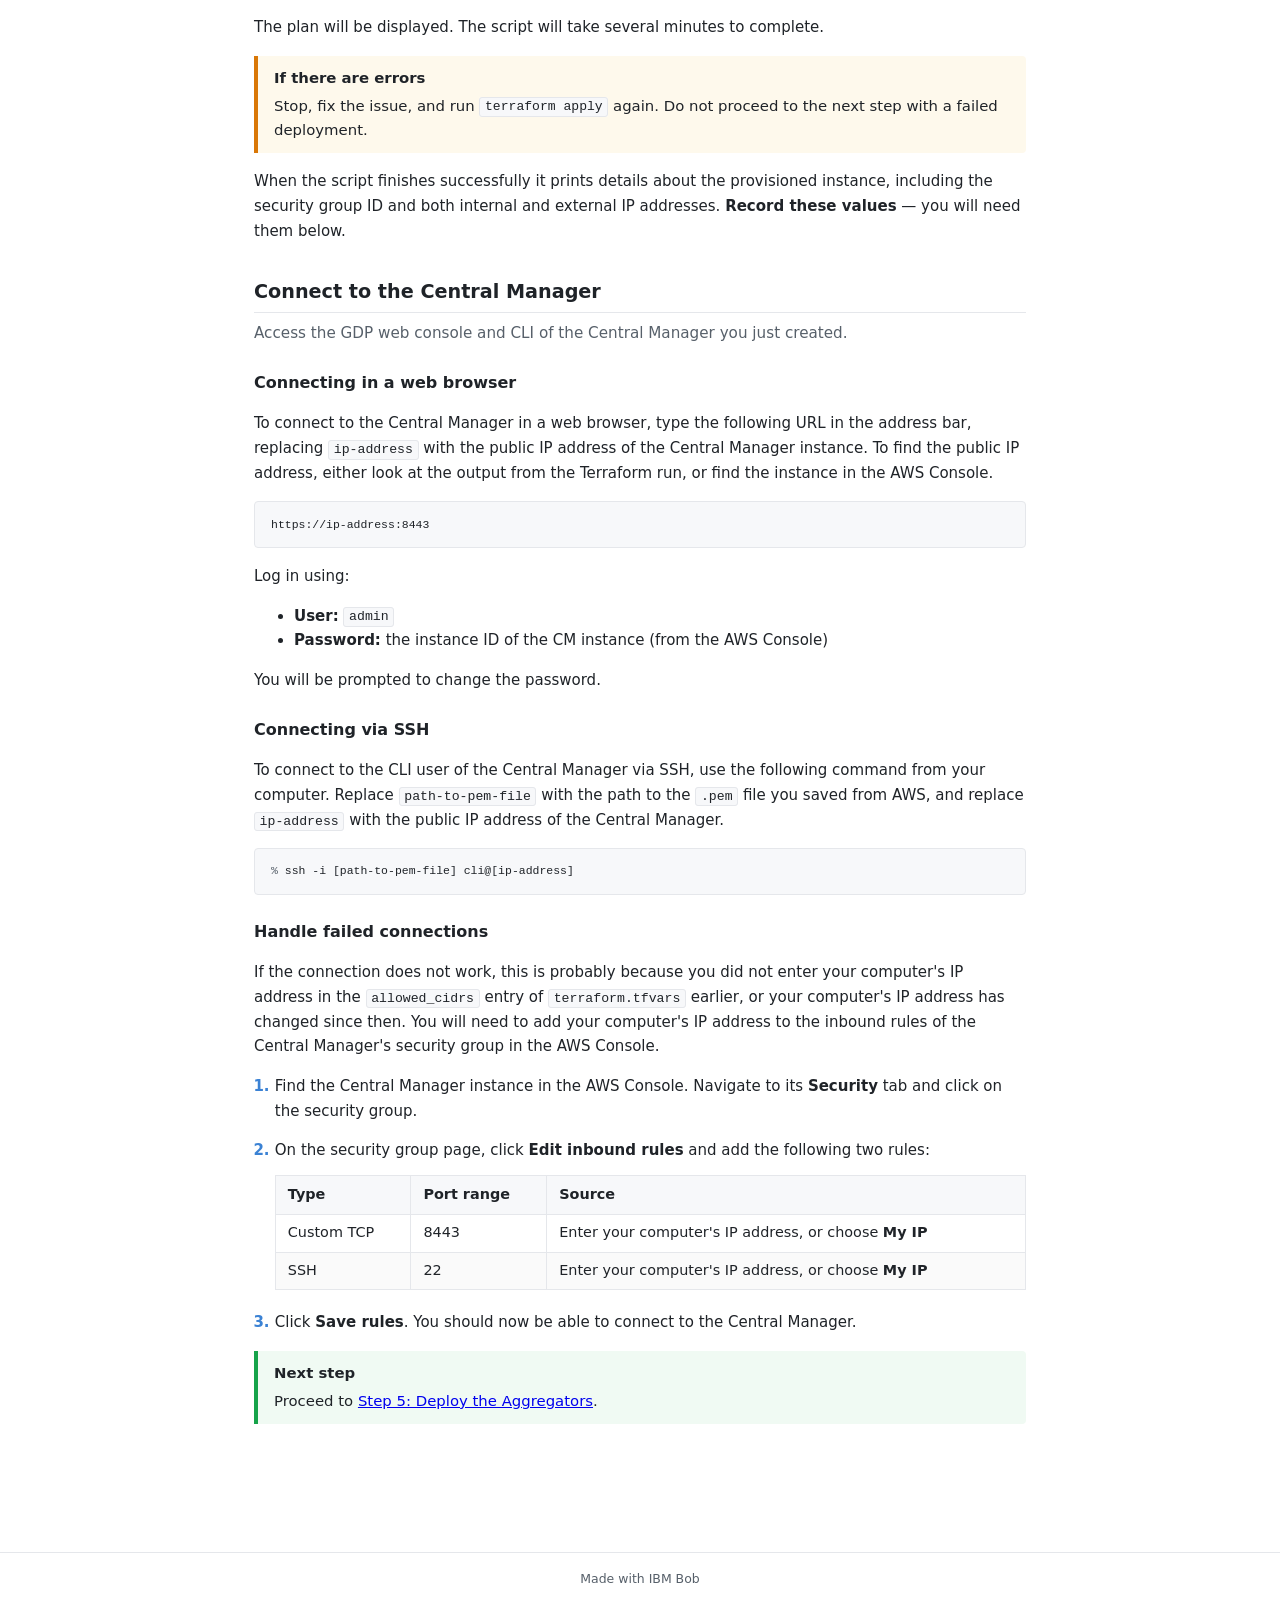
<file: docs/instructions/step04.html>
<!DOCTYPE html>
<html lang="en">
<head>
  <meta charset="UTF-8">
  <meta name="viewport" content="width=device-width, initial-scale=1.0">
  <title>Step 4: Deploy and Connect to the Central Manager — GDP on AWS Runbook</title>
  <link rel="stylesheet" href="style.css">
</head>
<body>
<div class="page-wrap">

  <header class="site-header">
    <div class="breadcrumb"><a href="index.html">GDP on AWS Runbook</a> › Step 4</div>
    <h1>Step 4: Deploy and Connect to the Central Manager</h1>
    <p class="subtitle">Configure <code>terraform.tfvars</code>, run Terraform to provision the Central Manager, then connect to it.</p>
  </header>

  <nav class="step-nav">
    <a href="index.html">Index</a>
    <a href="step01.html">1 · Setup Linux</a>
    <a href="step03.html">2 · Install software</a>
    <a href="step04.html" class="current">3 · Deploy CM</a>
    <a href="step06.html">4 · Deploy Aggregators</a>
    <a href="step07.html">5 · Deploy Collectors</a>
  </nav>

  <h2>Prerequisites</h2>
  <ul>
    <li>All required software is installed.</li>
    <li>You are logged into the Linux VM as your Terraform user, in your working directory.</li>
    <li>You have the AWS Console open in a web browser.</li>
  </ul>

  <h2>Navigate to the example directory</h2>
  <pre><code><span class="prompt">$ </span>cd terraform-aws-gdp/examples/central-manager/</code></pre>

  <h2>Create the variables file</h2>
  <p>
    The repository includes a fully commented example file. Copy it to create your own
    <code>terraform.tfvars</code>.
  </p>
  <pre><code><span class="prompt">$ </span>cp terraform.tfvars.example terraform.tfvars</code></pre>

  <p>Open <code>terraform.tfvars</code> in a text editor and set each value as described
  in the table below.</p>

  <h2>Variable reference</h2>

  <h3>Required variables</h3>
  <table>
    <thead>
      <tr><th>Variable</th><th>Description</th><th>Example</th></tr>
    </thead>
    <tbody>
      <tr>
        <td class="param">region</td>
        <td>
          AWS region code where the Central Manager will be created.
          In the AWS Console, click the region name in the top-right corner and note the
          code from the drop-down list — use the code (e.g. <code>us-east-1</code>), not
          the location name.
        </td>
        <td><code>us-east-1</code></td>
      </tr>
      <tr>
        <td class="param">vpc_id</td>
        <td>
          ID of the VPC where the Central Manager will be created. In the AWS Console,
          navigate to <strong>VPC &rsaquo; Your VPCs</strong> and note the VPC ID (not
          the VPC name).
        </td>
        <td><code>vpc-0b88123d60e712fe2</code></td>
      </tr>
      <tr>
        <td class="param">subnet_id</td>
        <td>
          ID of the subnet within the VPC. From the VPC Dashboard, click
          <strong>Subnets</strong>, filter by your VPC, and note the Subnet ID (not
          the subnet name).
        </td>
        <td><code>subnet-0c82066180e40df72</code></td>
      </tr>
      <tr>
        <td class="param">ami_type</td>
        <td>
          Type of AMI being used. Use <code>legacy</code> for unit-type-specific AMIs
          (one AMI per appliance type). Use <code>unified</code> for a single AMI that
          can be configured as any appliance type.
        </td>
        <td><code>legacy</code></td>
      </tr>
      <tr>
        <td class="param">central_manager_ami_id</td>
        <td>
          AMI ID of the Central Manager image. In the EC2 Dashboard, click
          <strong>AMI Catalog &rsaquo; My AMIs</strong>, locate the Central Manager AMI
          you want to use, and copy its AMI ID (not the name).
        </td>
        <td><code>ami-0f3ceaf1844a82568</code></td>
      </tr>
      <tr>
        <td class="param">central_manager_instance_type</td>
        <td>
          AWS instance type for the Central Manager. In the EC2 Dashboard, click
          <strong>Instance Types</strong> and note the type code.
        </td>
        <td><code>m6i.2xlarge</code></td>
      </tr>
      <tr>
        <td class="param">key_name</td>
        <td>
          Name of the AWS key pair created in <a href="step03.html">Step 3</a>.
          This is the filename of the <code>.pem</code> file without the extension.
        </td>
        <td><code>mykeyname</code></td>
      </tr>
      <tr>
        <td class="param">pem_file_path</td>
        <td>
          Absolute path to the <code>.pem</code> file <strong>on the Linux VM</strong>.
        </td>
        <td><code>/home/eli/.ssh/mykeyname.pem</code></td>
      </tr>
      <tr>
        <td class="param">allowed_cidrs</td>
        <td>
          List of CIDR blocks that are allowed to access the Central Manager.
          Typically includes the VPC CIDR (so other appliances can communicate),
          plus the IP addresses of your Linux VM and your computer (noted in
          <a href="step03.html">Step 3</a>). Use <code>/32</code> for individual host IPs.
        </td>
        <td><pre><code>["10.0.0.0/16",
 "170.225.223.16/32",
 "147.236.177.70/32"]</code></pre></td>
      </tr>
      <tr>
        <td class="param">custom_allowed_cidrs</td>
        <td>
          Additional CIDR blocks to allow (optional). Leave as an empty list if not
          needed.
        </td>
        <td><code>[]</code></td>
      </tr>
      <tr>
        <td class="param">instance_name_prefix</td>
        <td>
          Name prefix for the Central Manager instance. The instance number is appended
          automatically (e.g. <code>guard-cm</code> produces <code>guard-cm-01</code>).
        </td>
        <td><code>guard-cm</code></td>
      </tr>
      <tr>
        <td class="param">assign_public_ip</td>
        <td>
          Whether to assign a public IP address to the Central Manager. If you leave
          this as <code>false</code>, you must use a bastion host for the deployment.
          The instructions in these pages assume you are setting this value to
          <code>true</code>.
        </td>
        <td><code>false</code></td>
      </tr>
      <tr>
        <td class="param">user_data_file</td>
        <td>
          Path to the Cloud-Init user-data file, used for license handling. Do not
          change this value.
        </td>
        <td><code>./user-data.yaml</code></td>
      </tr>
      <tr>
        <td class="param">shared_secret</td>
        <td>
          A secret word used when Aggregators and Collectors register with this Central
          Manager. Choose any value you want; you will need it again when deploying
          managed units.
        </td>
        <td><code>guard</code></td>
      </tr>
      <tr>
        <td class="param">license_base</td>
        <td>
          Base license for the Central Manager. Obtain this from your IBM Guardium
          administrator. Leave empty to skip automated license installation.
        </td>
        <td><em>(long encoded string — obtain from your administrator)</em></td>
      </tr>
      <tr>
        <td class="param">license_append</td>
        <td>
          Append license for the Central Manager. Obtain this from your IBM Guardium
          administrator. Leave empty to skip automated license installation.
        </td>
        <td><em>(long encoded string — obtain from your administrator)</em></td>
      </tr>
      <tr>
        <td class="param">domain</td>
        <td>
          Domain name for the GDP appliance. This is site-specific.
        </td>
        <td><code>corp.mycompany.local</code></td>
      </tr>
      <tr>
        <td class="param">timezone</td>
        <td>
          Timezone for the GDP appliance, in <a href="https://en.wikipedia.org/wiki/List_of_tz_database_time_zones">tz database</a> format.
        </td>
        <td><code>America/New_York</code></td>
      </tr>
      <tr>
        <td class="param">resolver1<br>resolver2</td>
        <td>
          Primary and secondary DNS resolvers for the GDP appliance. These are
          site-specific.
        </td>
        <td><code>8.8.4.4</code><br><code>1.1.1.1</code></td>
      </tr>
      <tr>
        <td class="param">tags</td>
        <td>
          A map of AWS tags to apply to the created resources. These are
          site-specific and used for cost tracking and organisation.
        </td>
        <td><pre><code>{
  Environment = "dev"
  Project     = "GuardiumGDP"
  Owner       = "you@example.com"
  Role        = "CentralManager"
}</code></pre></td>
      </tr>
    </tbody>
  </table>

  <h3>Optional: existing security groups</h3>
  <p>
    If you want to reuse existing AWS security groups rather than having Terraform create new
    ones, you can provide their IDs here. Leave all three empty if you want Terraform to manage
    security groups automatically.
  </p>
  <table>
    <thead>
      <tr><th>Variable</th><th>Description</th></tr>
    </thead>
    <tbody>
      <tr>
        <td class="param">existing_guardium_cm_sg_id</td>
        <td>Security group to use for the Central Manager. Leave empty to auto-create.</td>
      </tr>
      <tr>
        <td class="param">existing_guardium_aggregator_sg_id</td>
        <td>Security group for Aggregators. Leave empty to auto-create.</td>
      </tr>
      <tr>
        <td class="param">existing_guardium_collector_sg_id</td>
        <td>Security group for Collectors. Leave empty to auto-create.</td>
      </tr>
    </tbody>
  </table>

  <h3>Optional: instance naming and storage</h3>
  <p>
    These variables are commented out in <code>terraform.tfvars.example</code> by default.
    Uncomment and set them if you need to override the defaults.
  </p>
  <table>
    <thead>
      <tr><th>Variable</th><th>Description</th><th>Default</th></tr>
    </thead>
    <tbody>
      <tr>
        <td class="param">instance_name_prefix</td>
        <td>
          Prefix for the instance name tag. The instance number is appended automatically
          (e.g. <code>guard-cm</code> produces <code>guard-cm-01</code>).
        </td>
        <td><code>guard-cm</code></td>
      </tr>
      <tr>
        <td class="param">root_volume_size</td>
        <td>Size of the root EBS volume in GB. Minimum 1500 GB for a Central Manager.</td>
        <td><code>1500</code></td>
      </tr>
      <tr>
        <td class="param">root_volume_type</td>
        <td>EBS volume type.</td>
        <td><code>gp3</code></td>
      </tr>
      <tr>
        <td class="param">root_volume_delete_on_termination</td>
        <td>Whether the root volume is deleted when the instance is terminated.</td>
        <td><code>true</code></td>
      </tr>
    </tbody>
  </table>

  <h2>Run Terraform</h2>
  <p>Once you have finished editing and saved <code>terraform.tfvars</code>, run the following commands.</p>
  <pre><code><span class="prompt">$ </span>terraform init -reconfigure
<span class="prompt">$ </span>terraform plan
<span class="prompt">$ </span>terraform apply -auto-approve</code></pre>

  <p>
    The plan will be displayed. The script will take several minutes to complete.
  </p>

  <div class="callout callout-warn">
    <strong>If there are errors</strong>
    Stop, fix the issue, and run <code>terraform apply</code> again. Do not proceed to the
    next step with a failed deployment.
  </div>

  <p>
    When the script finishes successfully it prints details about the provisioned instance,
    including the security group ID and both internal and external IP addresses.
    <strong>Record these values</strong> — you will need them below.
  </p>

  <h2>Connect to the Central Manager</h2>
  <p class="subtitle">Access the GDP web console and CLI of the Central Manager you just created.</p>

  <h3>Connecting in a web browser</h3>
  <p>
    To connect to the Central Manager in a web browser, type the following URL in the address bar,
    replacing <code>ip-address</code> with the public IP address of the Central Manager instance.
    To find the public IP address, either look at the output from the Terraform run, or find the
    instance in the AWS Console.
  </p>
  <pre><code>https://ip-address:8443</code></pre>

  <p>Log in using:</p>
  <ul>
    <li><strong>User:</strong> <code>admin</code></li>
    <li><strong>Password:</strong> the instance ID of the CM instance (from the AWS Console)</li>
  </ul>
  <p>You will be prompted to change the password.</p>

  <h3>Connecting via SSH</h3>
  <p>
    To connect to the CLI user of the Central Manager via SSH, use the following command from your computer.
    Replace <code>path-to-pem-file</code> with the path to the <code>.pem</code> file you saved from AWS,
    and replace <code>ip-address</code> with the public IP address of the Central Manager.
  </p>
  <pre><code><span class="prompt">% </span>ssh -i [path-to-pem-file] cli@[ip-address]</code></pre>

  <h3>Handle failed connections</h3>
  <p>
    If the connection does not work, this is probably because you did not enter your computer's IP
    address in the <code>allowed_cidrs</code> entry of <code>terraform.tfvars</code> earlier, or your
    computer's IP address has changed since then. You will need to add your computer's IP address to
    the inbound rules of the Central Manager's security group in the AWS Console.
  </p>
  <ol class="steps">
    <li>
      Find the Central Manager instance in the AWS Console. Navigate to its
      <strong>Security</strong> tab and click on the security group.
    </li>
    <li>
      On the security group page, click <strong>Edit inbound rules</strong> and add the
      following two rules:
      <table>
        <thead>
          <tr><th>Type</th><th>Port range</th><th>Source</th></tr>
        </thead>
        <tbody>
          <tr>
            <td>Custom TCP</td>
            <td>8443</td>
            <td>Enter your computer's IP address, or choose <strong>My IP</strong></td>
          </tr>
          <tr>
            <td>SSH</td>
            <td>22</td>
            <td>Enter your computer's IP address, or choose <strong>My IP</strong></td>
          </tr>
        </tbody>
      </table>
    </li>
    <li>Click <strong>Save rules</strong>. You should now be able to connect to the Central Manager.</li>
  </ol>

  <div class="callout callout-tip">
    <strong>Next step</strong>
    Proceed to <a href="step06.html">Step 5: Deploy the Aggregators</a>.
  </div>

</div>
<footer>Made with IBM Bob</footer>
</body>
</html>
</file>
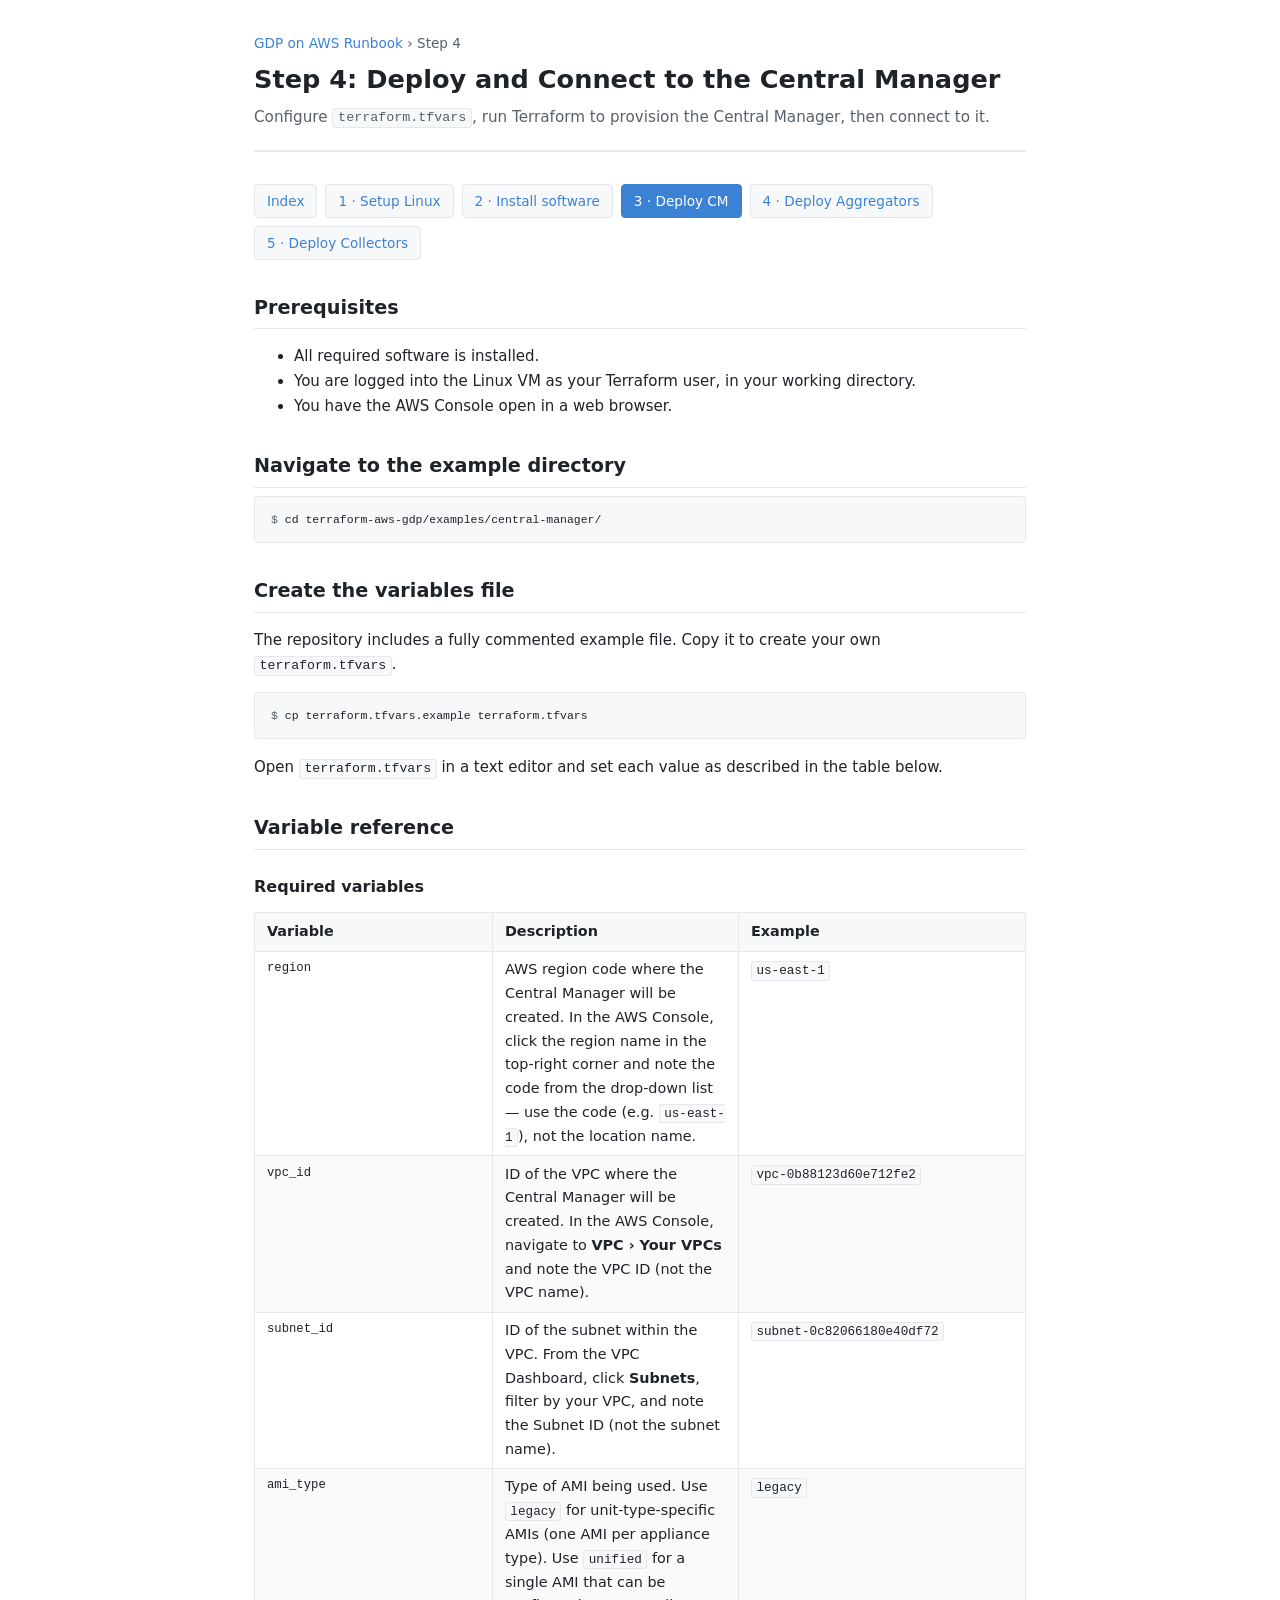
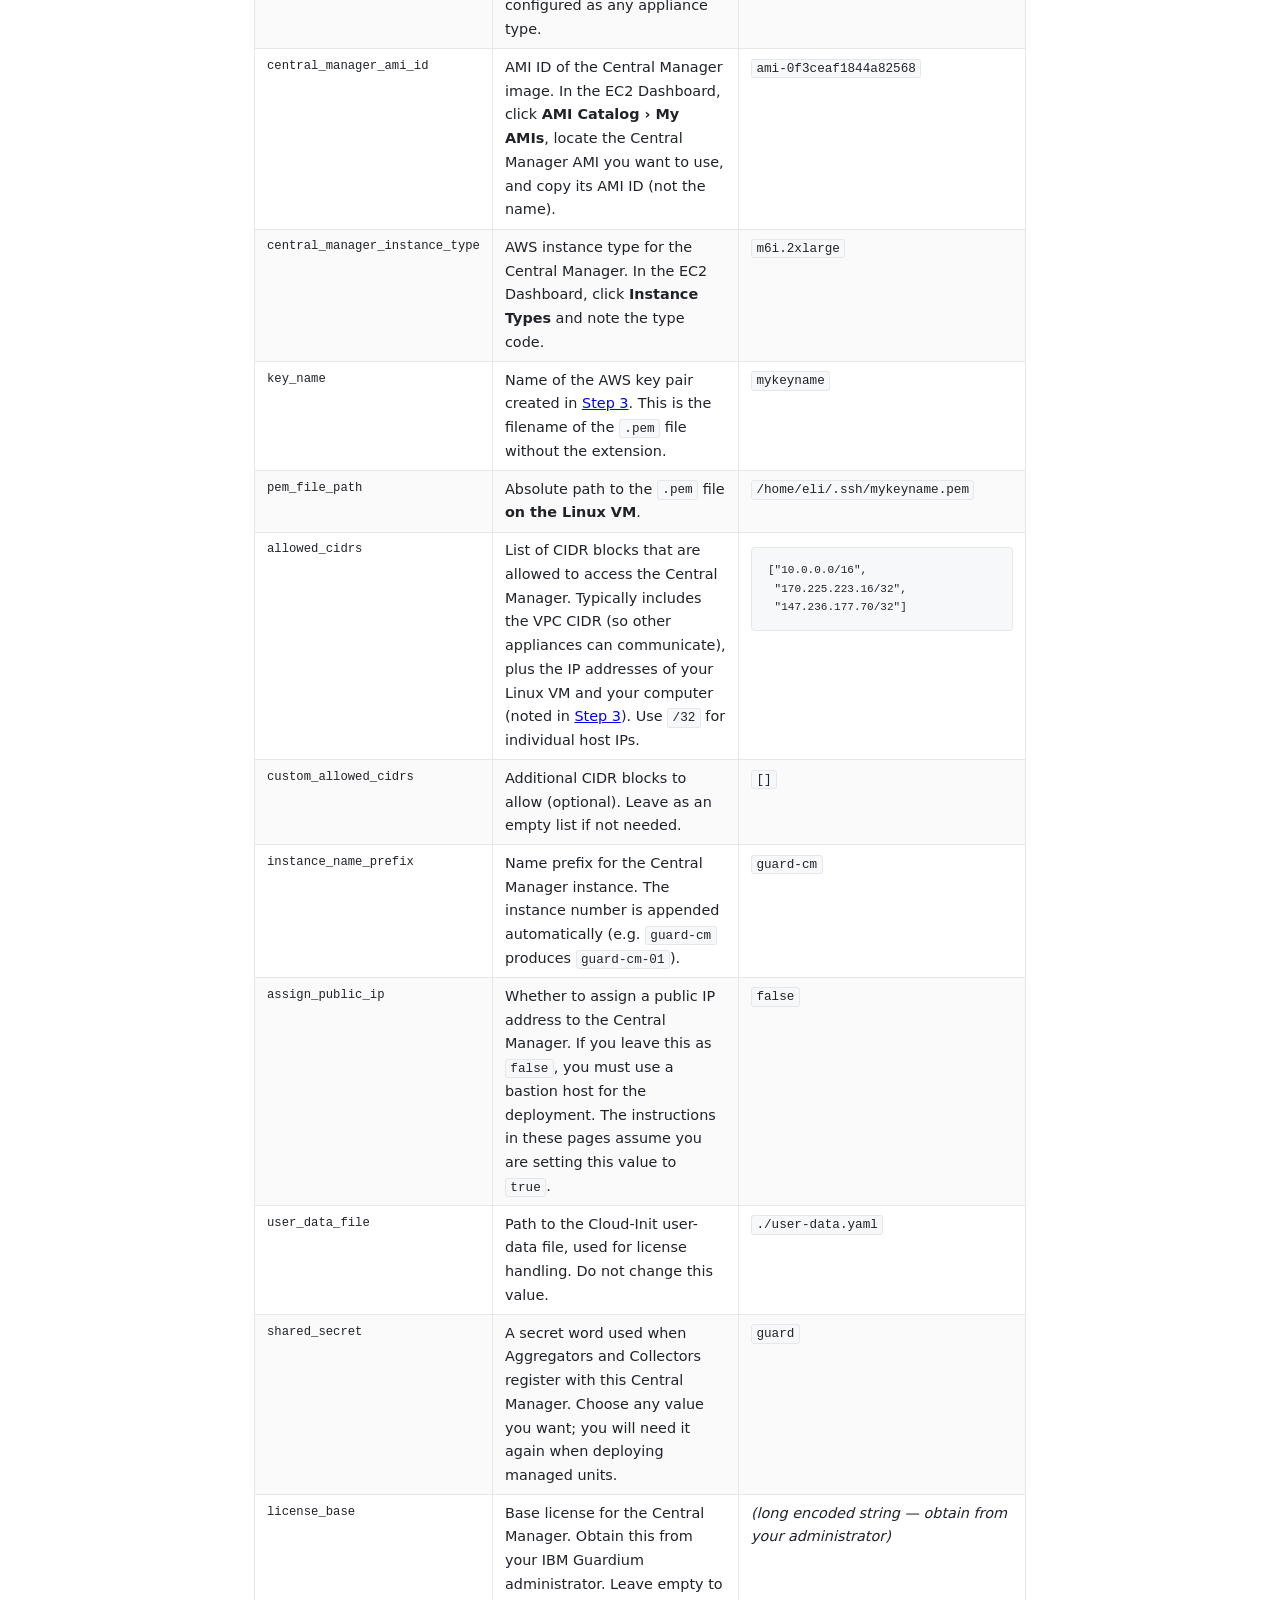
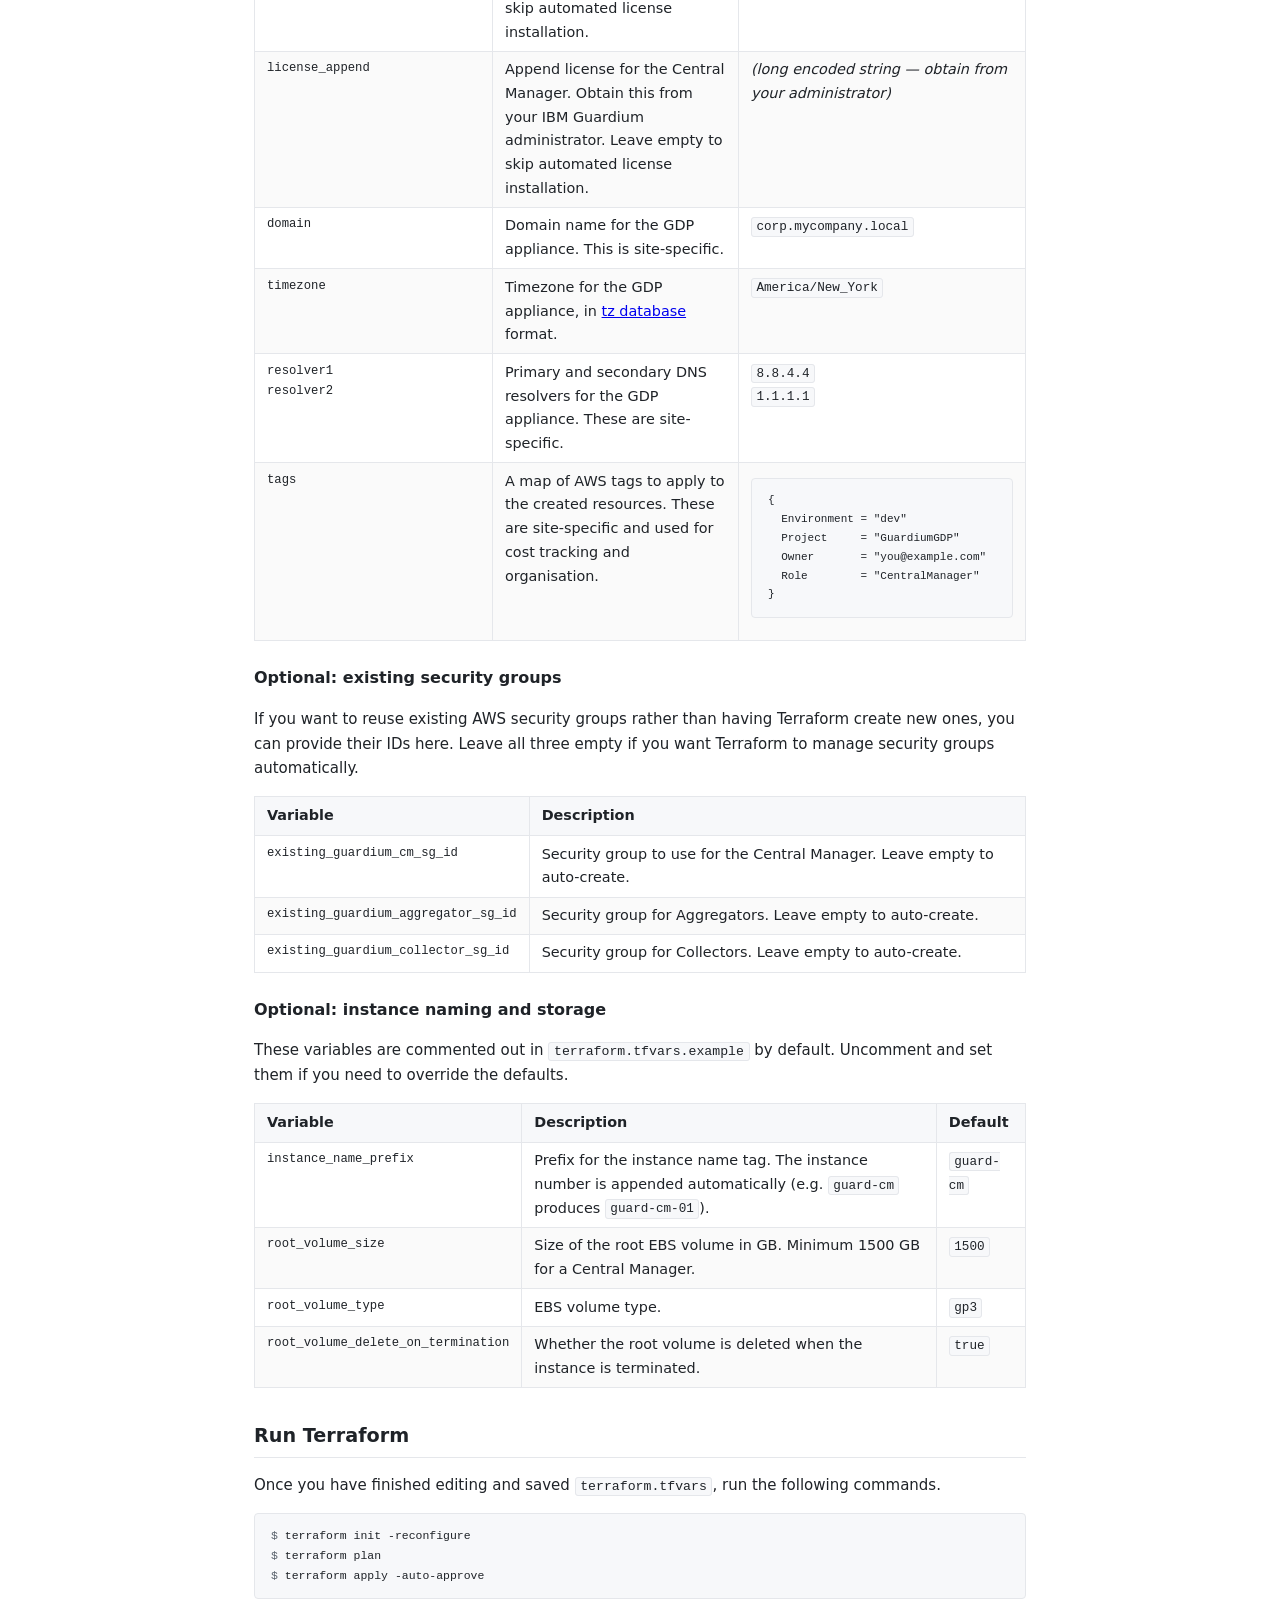
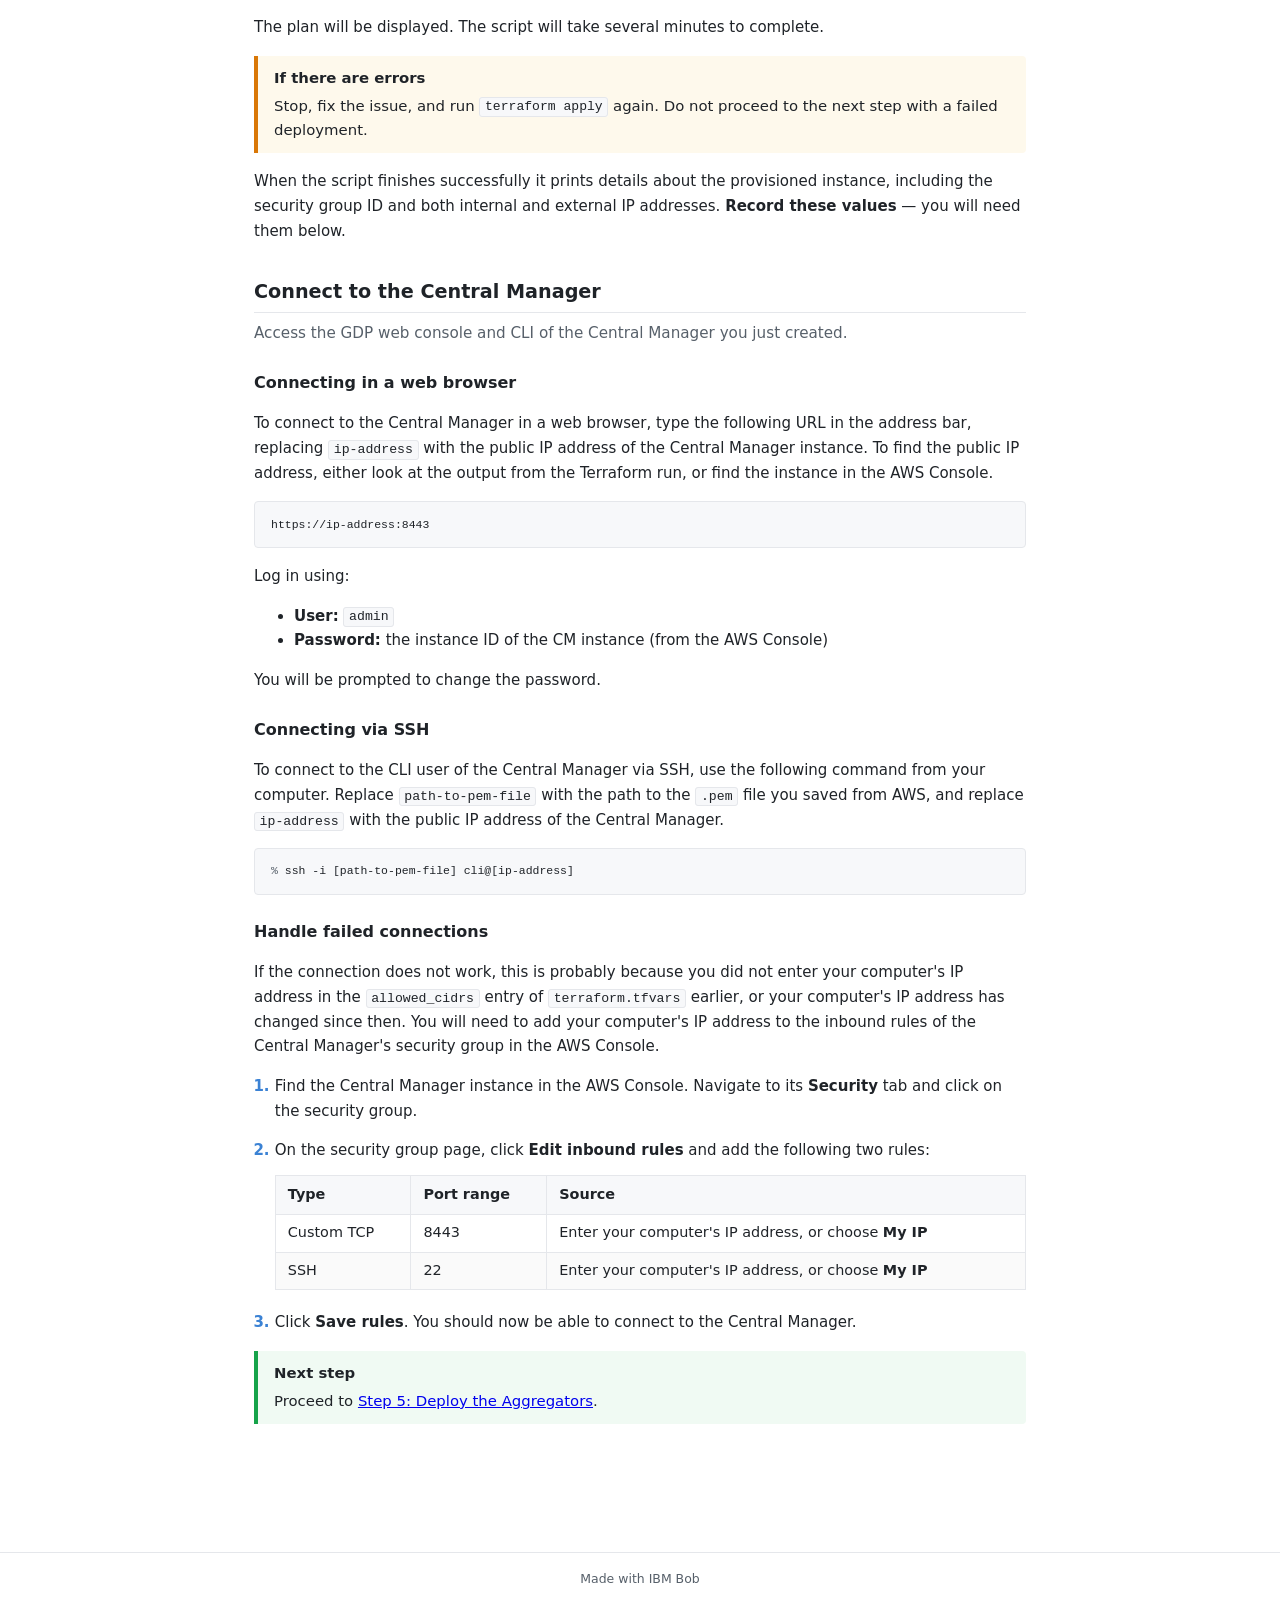
<file: docs/instructions/step05.html>
<!DOCTYPE html>
<html lang="en">
<head>
  <meta charset="UTF-8">
  <meta name="viewport" content="width=device-width, initial-scale=1.0">
  <title>Redirecting — GDP on AWS Runbook</title>
  <meta http-equiv="refresh" content="0; url=step04.html">
  <link rel="stylesheet" href="style.css">
</head>
<body>
  <p>This page has moved. <a href="step04.html">Click here</a> to go to Step 4: Deploy and Connect to the Central Manager.</p>
</body>
</html>
</file>
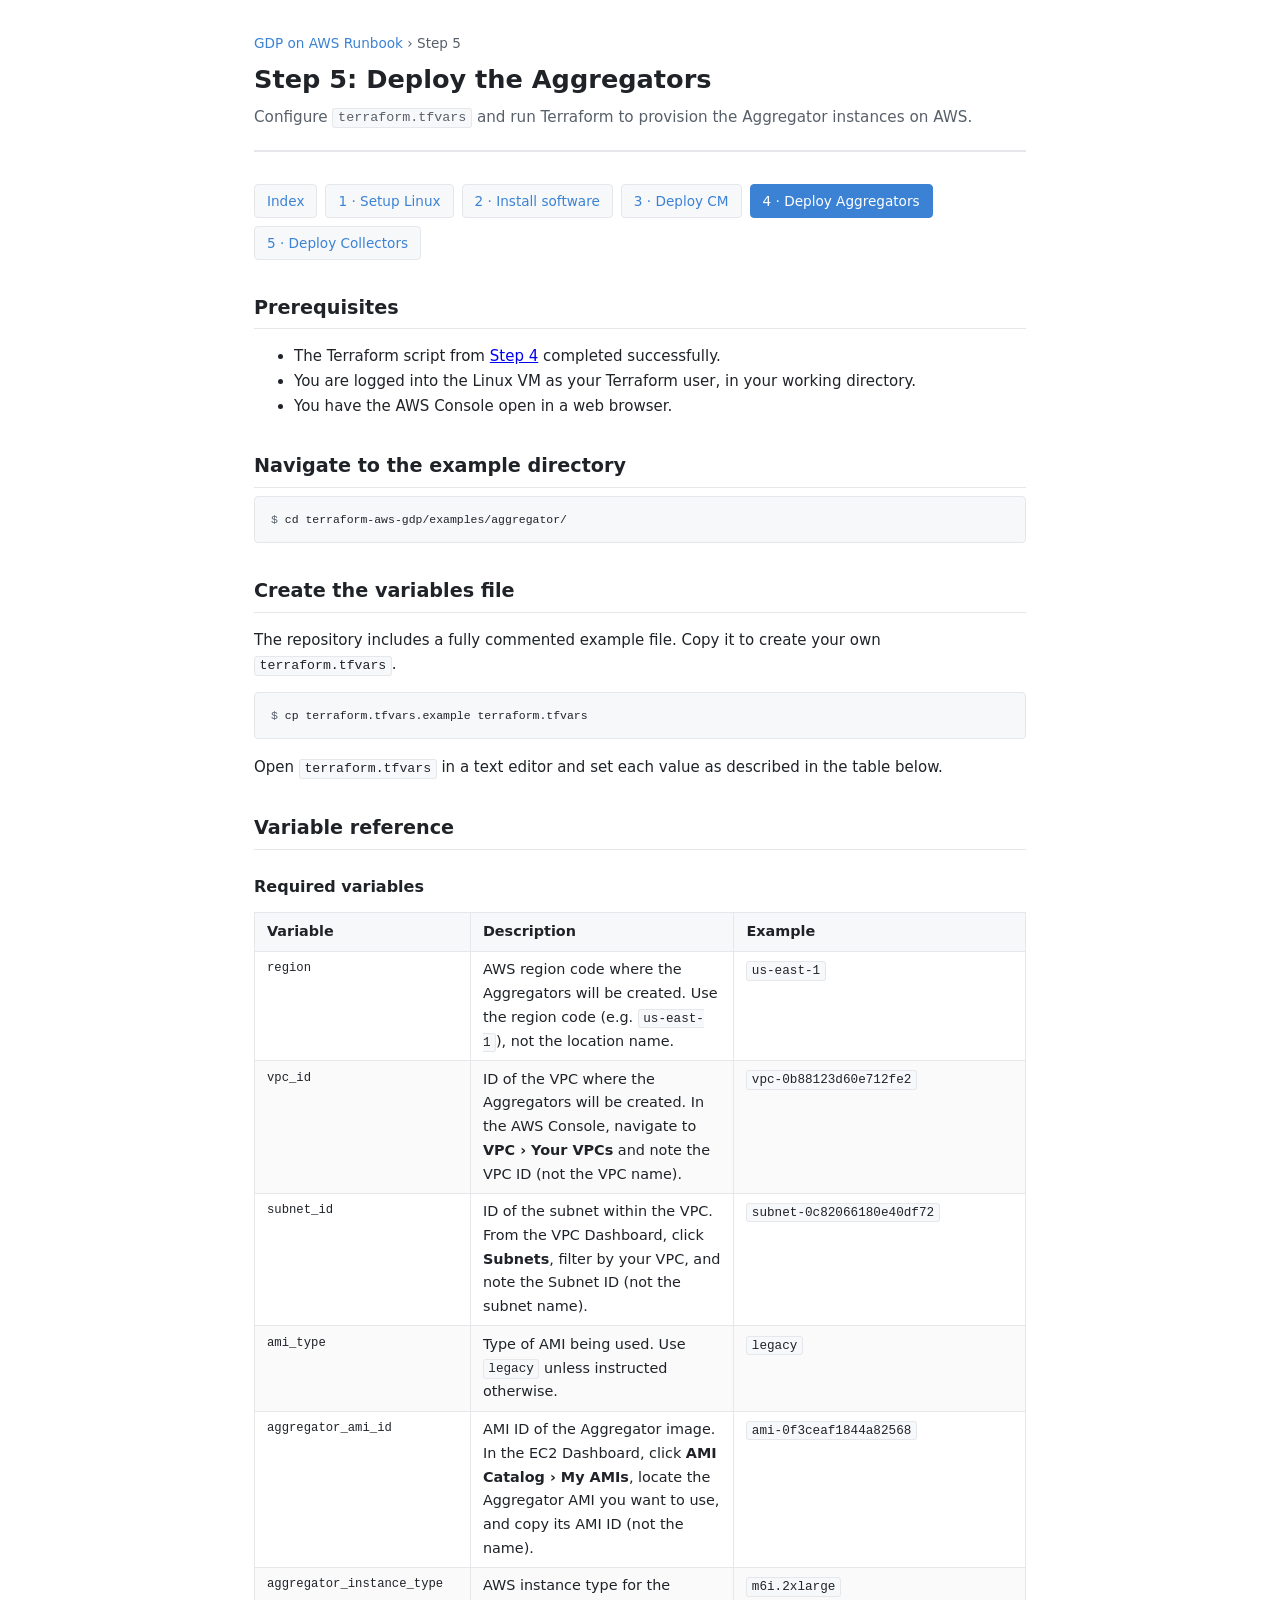
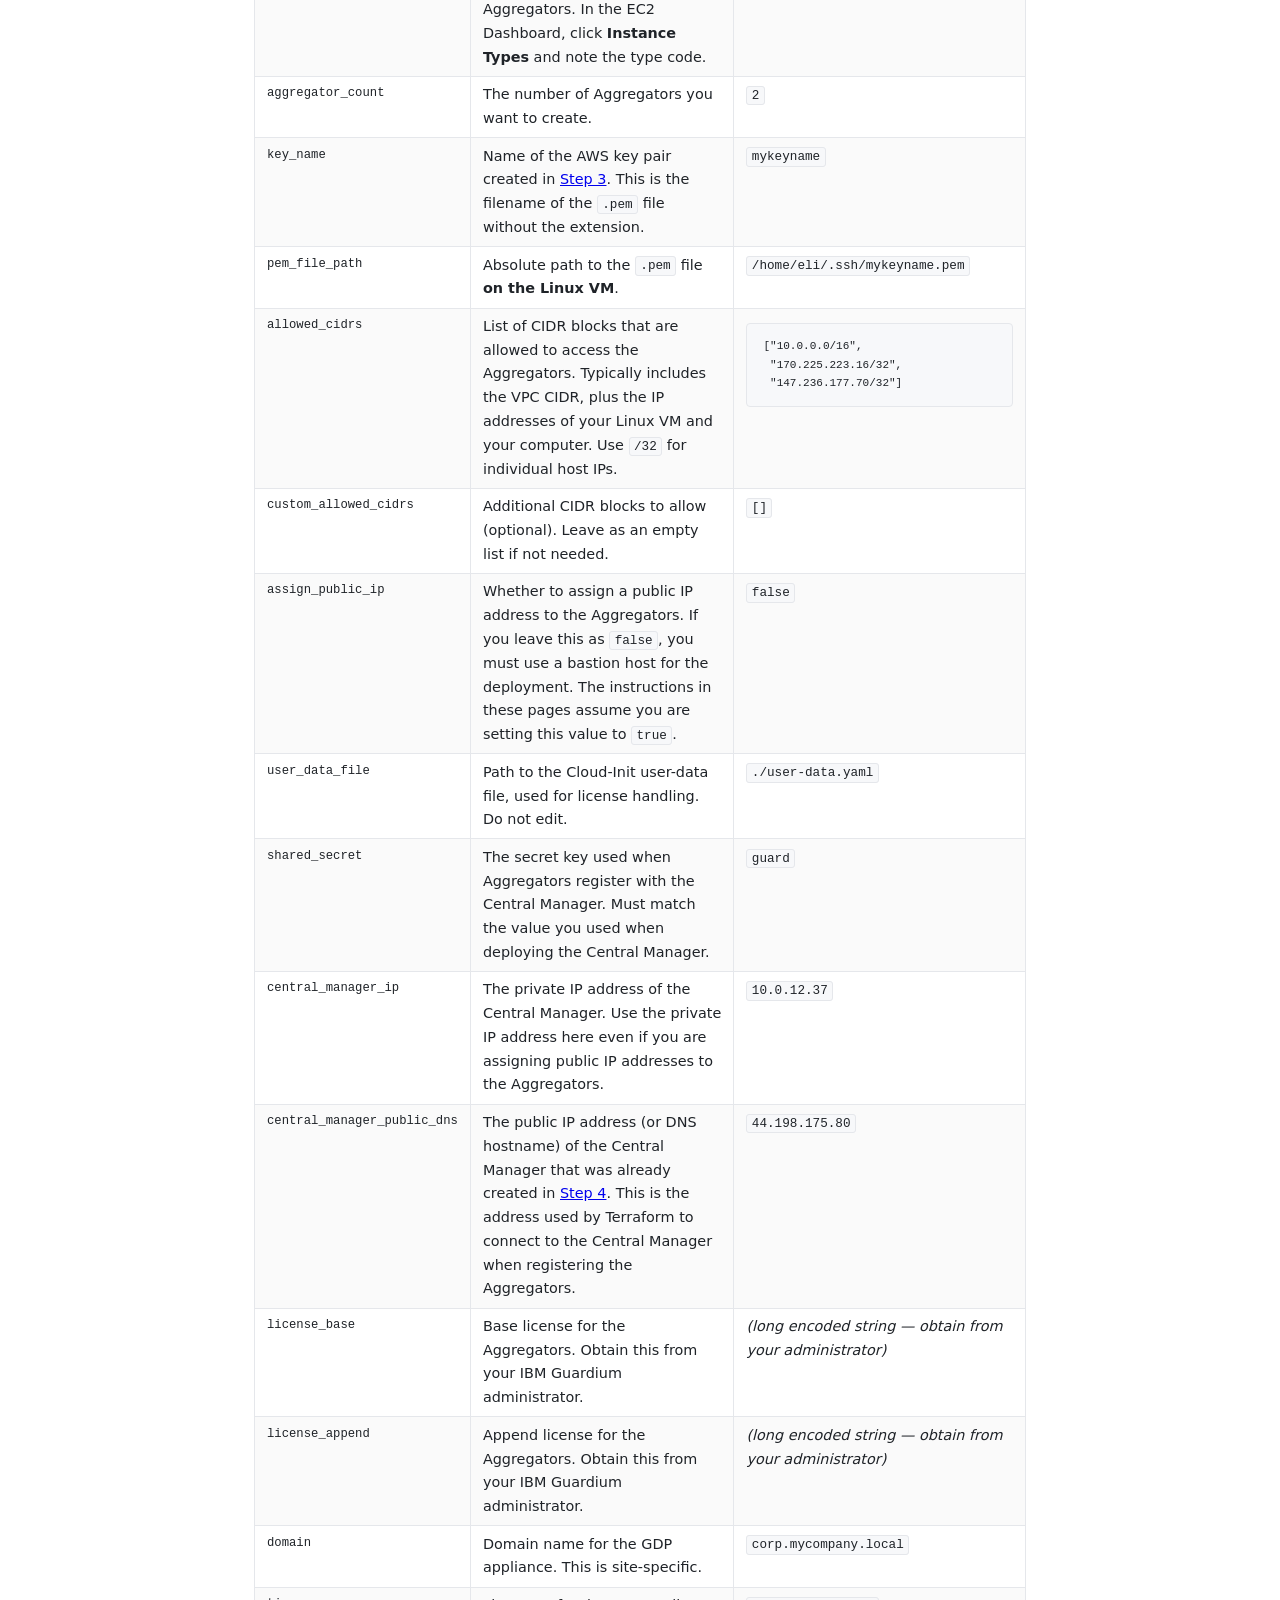
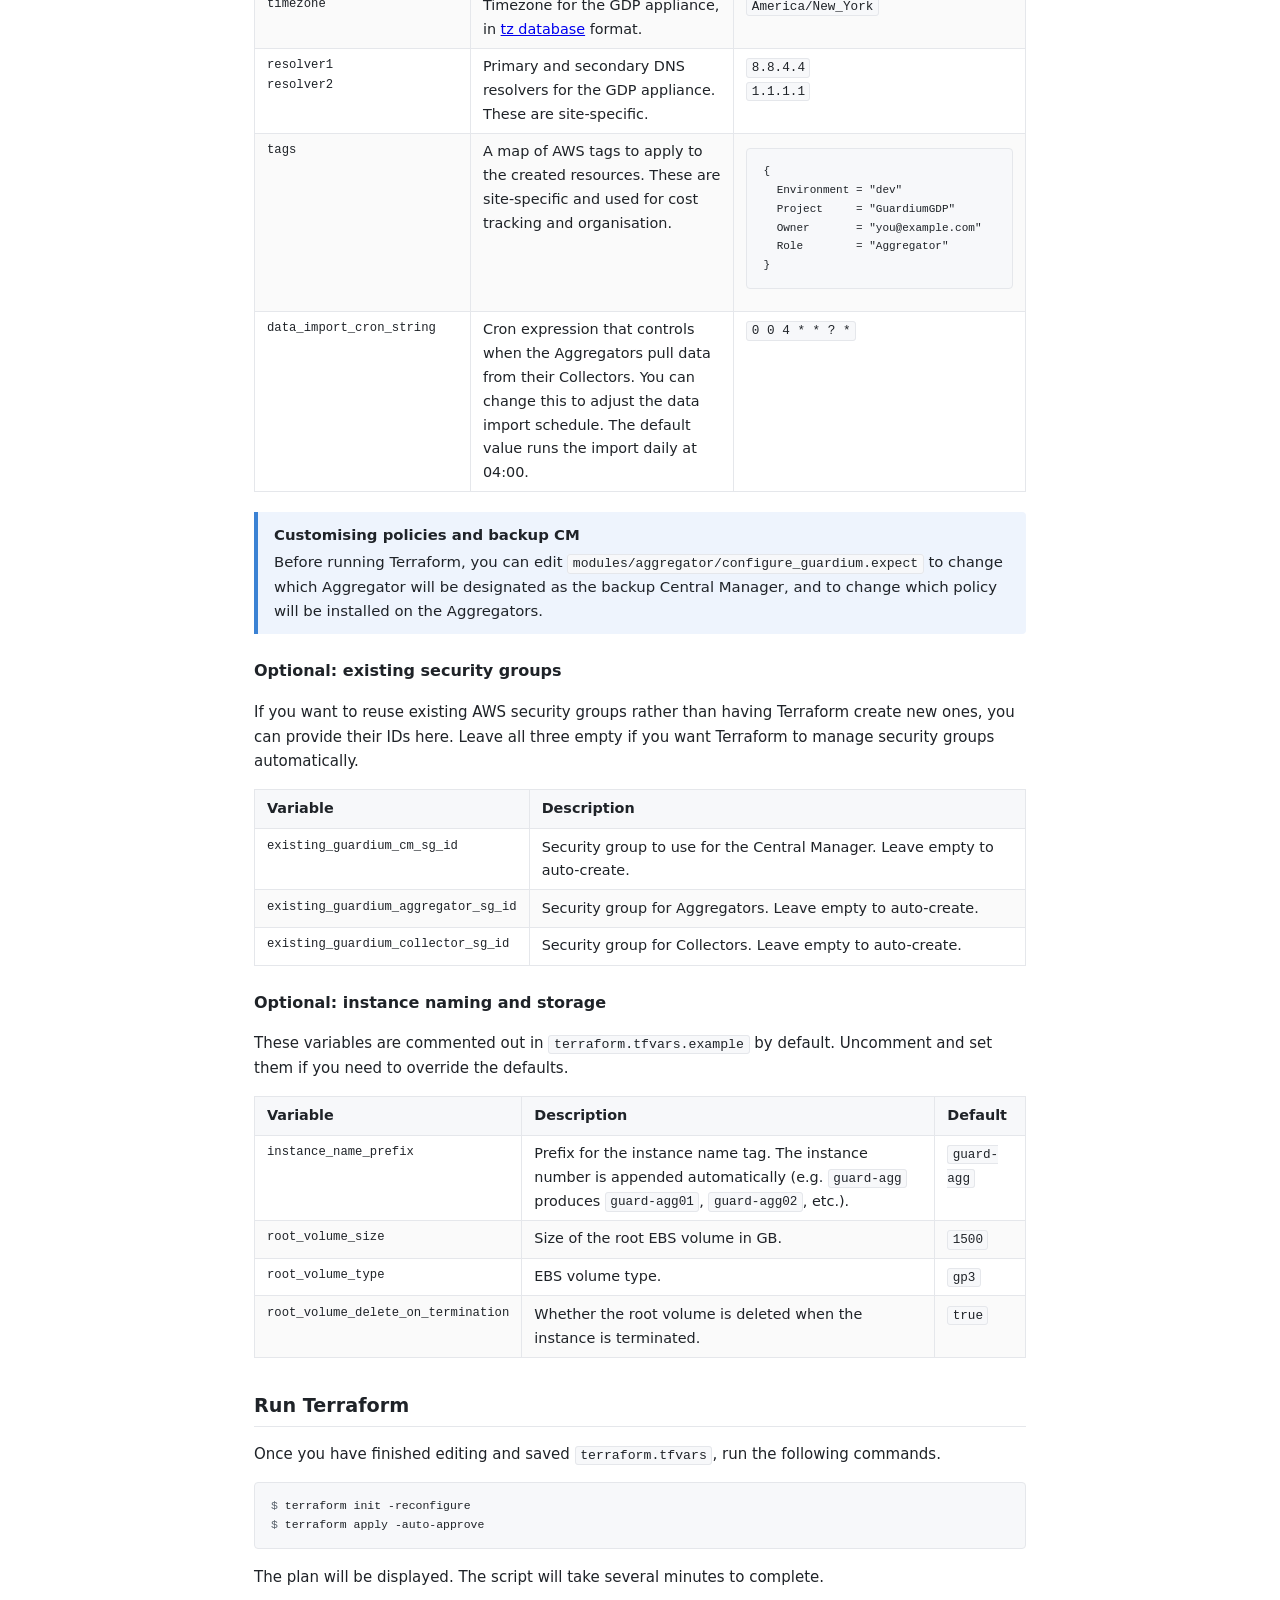
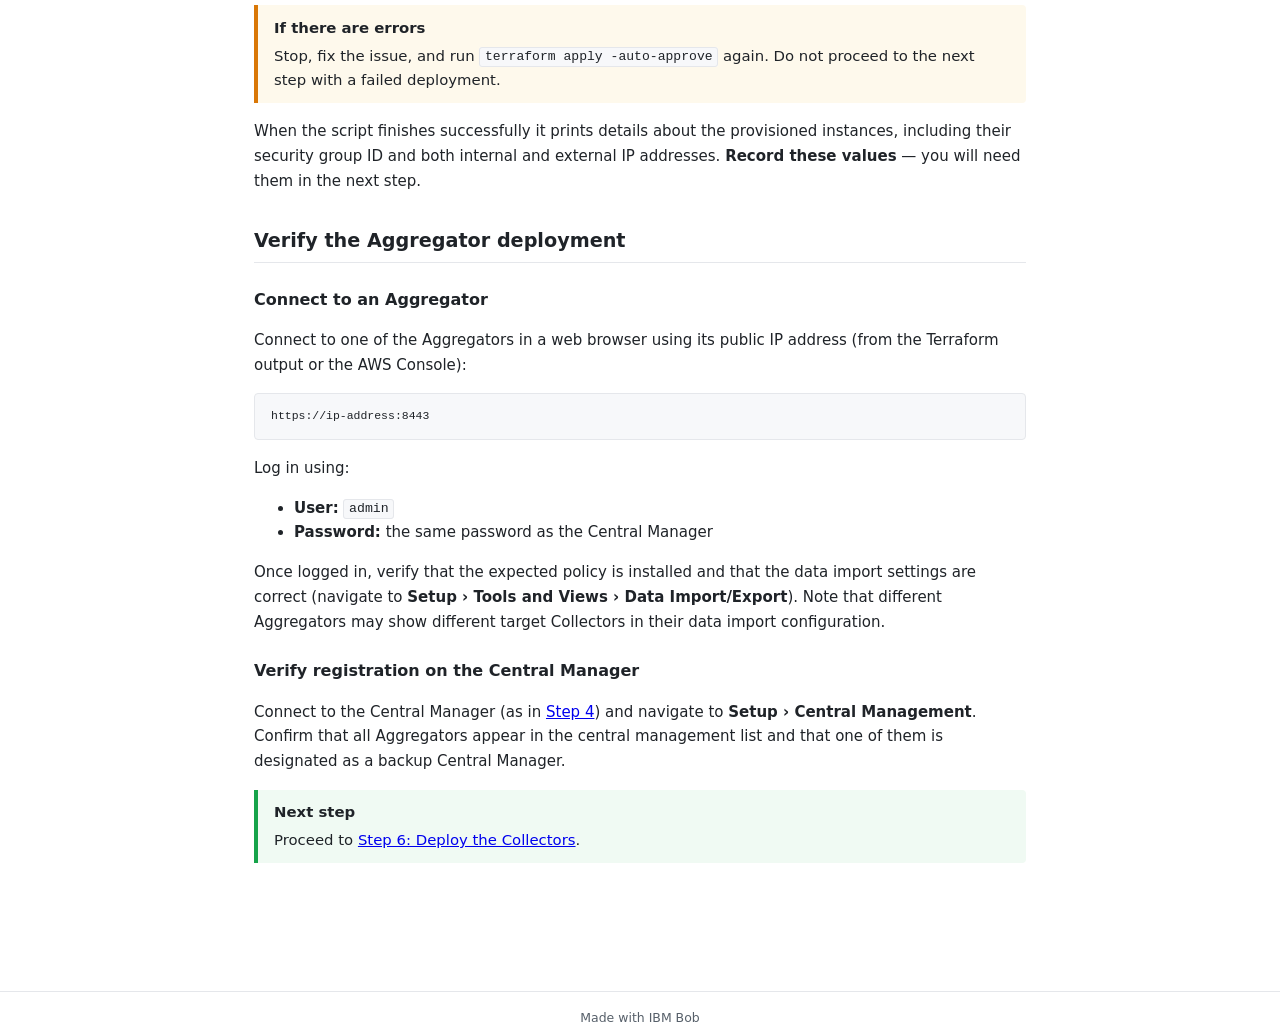
<file: docs/instructions/step06.html>
<!DOCTYPE html>
<html lang="en">
<head>
  <meta charset="UTF-8">
  <meta name="viewport" content="width=device-width, initial-scale=1.0">
  <title>Step 5: Deploy the Aggregators — GDP on AWS Runbook</title>
  <link rel="stylesheet" href="style.css">
</head>
<body>
<div class="page-wrap">

  <header class="site-header">
    <div class="breadcrumb"><a href="index.html">GDP on AWS Runbook</a> › Step 5</div>
    <h1>Step 5: Deploy the Aggregators</h1>
    <p class="subtitle">Configure <code>terraform.tfvars</code> and run Terraform to provision the Aggregator instances on AWS.</p>
  </header>

  <nav class="step-nav">
    <a href="index.html">Index</a>
    <a href="step01.html">1 · Setup Linux</a>
    <a href="step03.html">2 · Install software</a>
    <a href="step04.html">3 · Deploy CM</a>
    <a href="step06.html" class="current">4 · Deploy Aggregators</a>
    <a href="step07.html">5 · Deploy Collectors</a>
  </nav>

  <h2>Prerequisites</h2>
  <ul>
    <li>The Terraform script from <a href="step04.html">Step 4</a> completed successfully.</li>
    <li>You are logged into the Linux VM as your Terraform user, in your working directory.</li>
    <li>You have the AWS Console open in a web browser.</li>
  </ul>

  <h2>Navigate to the example directory</h2>
  <pre><code><span class="prompt">$ </span>cd terraform-aws-gdp/examples/aggregator/</code></pre>

  <h2>Create the variables file</h2>
  <p>
    The repository includes a fully commented example file. Copy it to create your own
    <code>terraform.tfvars</code>.
  </p>
  <pre><code><span class="prompt">$ </span>cp terraform.tfvars.example terraform.tfvars</code></pre>

  <p>Open <code>terraform.tfvars</code> in a text editor and set each value as described
  in the table below.</p>

  <h2>Variable reference</h2>

  <h3>Required variables</h3>
  <table>
    <thead>
      <tr><th>Variable</th><th>Description</th><th>Example</th></tr>
    </thead>
    <tbody>
      <tr>
        <td class="param">region</td>
        <td>
          AWS region code where the Aggregators will be created.
          Use the region code (e.g. <code>us-east-1</code>), not the location name.
        </td>
        <td><code>us-east-1</code></td>
      </tr>
      <tr>
        <td class="param">vpc_id</td>
        <td>
          ID of the VPC where the Aggregators will be created. In the AWS Console,
          navigate to <strong>VPC &rsaquo; Your VPCs</strong> and note the VPC ID (not
          the VPC name).
        </td>
        <td><code>vpc-0b88123d60e712fe2</code></td>
      </tr>
      <tr>
        <td class="param">subnet_id</td>
        <td>
          ID of the subnet within the VPC. From the VPC Dashboard, click
          <strong>Subnets</strong>, filter by your VPC, and note the Subnet ID (not
          the subnet name).
        </td>
        <td><code>subnet-0c82066180e40df72</code></td>
      </tr>
      <tr>
        <td class="param">ami_type</td>
        <td>
          Type of AMI being used. Use <code>legacy</code> unless instructed otherwise.
        </td>
        <td><code>legacy</code></td>
      </tr>
      <tr>
        <td class="param">aggregator_ami_id</td>
        <td>
          AMI ID of the Aggregator image. In the EC2 Dashboard, click
          <strong>AMI Catalog &rsaquo; My AMIs</strong>, locate the Aggregator AMI
          you want to use, and copy its AMI ID (not the name).
        </td>
        <td><code>ami-0f3ceaf1844a82568</code></td>
      </tr>
      <tr>
        <td class="param">aggregator_instance_type</td>
        <td>
          AWS instance type for the Aggregators. In the EC2 Dashboard, click
          <strong>Instance Types</strong> and note the type code.
        </td>
        <td><code>m6i.2xlarge</code></td>
      </tr>
      <tr>
        <td class="param">aggregator_count</td>
        <td>The number of Aggregators you want to create.</td>
        <td><code>2</code></td>
      </tr>
      <tr>
        <td class="param">key_name</td>
        <td>
          Name of the AWS key pair created in <a href="step03.html">Step 3</a>.
          This is the filename of the <code>.pem</code> file without the extension.
        </td>
        <td><code>mykeyname</code></td>
      </tr>
      <tr>
        <td class="param">pem_file_path</td>
        <td>
          Absolute path to the <code>.pem</code> file <strong>on the Linux VM</strong>.
        </td>
        <td><code>/home/eli/.ssh/mykeyname.pem</code></td>
      </tr>
      <tr>
        <td class="param">allowed_cidrs</td>
        <td>
          List of CIDR blocks that are allowed to access the Aggregators.
          Typically includes the VPC CIDR, plus the IP addresses of your Linux VM and
          your computer. Use <code>/32</code> for individual host IPs.
        </td>
        <td><pre><code>["10.0.0.0/16",
 "170.225.223.16/32",
 "147.236.177.70/32"]</code></pre></td>
      </tr>
      <tr>
        <td class="param">custom_allowed_cidrs</td>
        <td>
          Additional CIDR blocks to allow (optional). Leave as an empty list if not needed.
        </td>
        <td><code>[]</code></td>
      </tr>
      <tr>
        <td class="param">assign_public_ip</td>
        <td>
          Whether to assign a public IP address to the Aggregators. If you leave
          this as <code>false</code>, you must use a bastion host for the deployment.
          The instructions in these pages assume you are setting this value to
          <code>true</code>.
        </td>
        <td><code>false</code></td>
      </tr>
      <tr>
        <td class="param">user_data_file</td>
        <td>
          Path to the Cloud-Init user-data file, used for license handling. Do not edit.
        </td>
        <td><code>./user-data.yaml</code></td>
      </tr>
      <tr>
        <td class="param">shared_secret</td>
        <td>
          The secret key used when Aggregators register with the Central Manager. Must match
          the value you used when deploying the Central Manager.
        </td>
        <td><code>guard</code></td>
      </tr>
      <tr>
        <td class="param">central_manager_ip</td>
        <td>
          The private IP address of the Central Manager. Use the private IP address here
          even if you are assigning public IP addresses to the Aggregators.
        </td>
        <td><code>10.0.12.37</code></td>
      </tr>
      <tr>
        <td class="param">central_manager_public_dns</td>
        <td>
          The public IP address (or DNS hostname) of the Central Manager that was already
          created in <a href="step04.html">Step 4</a>. This is the address used by Terraform
          to connect to the Central Manager when registering the Aggregators.
        </td>
        <td><code>44.198.175.80</code></td>
      </tr>
      <tr>
        <td class="param">license_base</td>
        <td>
          Base license for the Aggregators. Obtain this from your IBM Guardium administrator.
        </td>
        <td><em>(long encoded string — obtain from your administrator)</em></td>
      </tr>
      <tr>
        <td class="param">license_append</td>
        <td>
          Append license for the Aggregators. Obtain this from your IBM Guardium administrator.
        </td>
        <td><em>(long encoded string — obtain from your administrator)</em></td>
      </tr>
      <tr>
        <td class="param">domain</td>
        <td>Domain name for the GDP appliance. This is site-specific.</td>
        <td><code>corp.mycompany.local</code></td>
      </tr>
      <tr>
        <td class="param">timezone</td>
        <td>
          Timezone for the GDP appliance, in <a href="https://en.wikipedia.org/wiki/List_of_tz_database_time_zones">tz database</a> format.
        </td>
        <td><code>America/New_York</code></td>
      </tr>
      <tr>
        <td class="param">resolver1<br>resolver2</td>
        <td>
          Primary and secondary DNS resolvers for the GDP appliance. These are site-specific.
        </td>
        <td><code>8.8.4.4</code><br><code>1.1.1.1</code></td>
      </tr>
      <tr>
        <td class="param">tags</td>
        <td>
          A map of AWS tags to apply to the created resources. These are site-specific and
          used for cost tracking and organisation.
        </td>
        <td><pre><code>{
  Environment = "dev"
  Project     = "GuardiumGDP"
  Owner       = "you@example.com"
  Role        = "Aggregator"
}</code></pre></td>
      </tr>
      <tr>
        <td class="param">data_import_cron_string</td>
        <td>
          Cron expression that controls when the Aggregators pull data from their Collectors.
          You can change this to adjust the data import schedule. The default value runs the
          import daily at 04:00.
        </td>
        <td><code>0 0 4 * * ? *</code></td>
      </tr>
    </tbody>
  </table>

  <div class="callout callout-note">
    <strong>Customising policies and backup CM</strong>
    Before running Terraform, you can edit
    <code>modules/aggregator/configure_guardium.expect</code> to change which Aggregator
    will be designated as the backup Central Manager, and to change which policy will be
    installed on the Aggregators.
  </div>

  <h3>Optional: existing security groups</h3>
  <p>
    If you want to reuse existing AWS security groups rather than having Terraform create new
    ones, you can provide their IDs here. Leave all three empty if you want Terraform to manage
    security groups automatically.
  </p>
  <table>
    <thead>
      <tr><th>Variable</th><th>Description</th></tr>
    </thead>
    <tbody>
      <tr>
        <td class="param">existing_guardium_cm_sg_id</td>
        <td>Security group to use for the Central Manager. Leave empty to auto-create.</td>
      </tr>
      <tr>
        <td class="param">existing_guardium_aggregator_sg_id</td>
        <td>Security group for Aggregators. Leave empty to auto-create.</td>
      </tr>
      <tr>
        <td class="param">existing_guardium_collector_sg_id</td>
        <td>Security group for Collectors. Leave empty to auto-create.</td>
      </tr>
    </tbody>
  </table>

  <h3>Optional: instance naming and storage</h3>
  <p>
    These variables are commented out in <code>terraform.tfvars.example</code> by default.
    Uncomment and set them if you need to override the defaults.
  </p>
  <table>
    <thead>
      <tr><th>Variable</th><th>Description</th><th>Default</th></tr>
    </thead>
    <tbody>
      <tr>
        <td class="param">instance_name_prefix</td>
        <td>
          Prefix for the instance name tag. The instance number is appended automatically
          (e.g. <code>guard-agg</code> produces <code>guard-agg01</code>,
          <code>guard-agg02</code>, etc.).
        </td>
        <td><code>guard-agg</code></td>
      </tr>
      <tr>
        <td class="param">root_volume_size</td>
        <td>Size of the root EBS volume in GB.</td>
        <td><code>1500</code></td>
      </tr>
      <tr>
        <td class="param">root_volume_type</td>
        <td>EBS volume type.</td>
        <td><code>gp3</code></td>
      </tr>
      <tr>
        <td class="param">root_volume_delete_on_termination</td>
        <td>Whether the root volume is deleted when the instance is terminated.</td>
        <td><code>true</code></td>
      </tr>
    </tbody>
  </table>

  <h2>Run Terraform</h2>
  <p>Once you have finished editing and saved <code>terraform.tfvars</code>, run the following commands.</p>
  <pre><code><span class="prompt">$ </span>terraform init -reconfigure
<span class="prompt">$ </span>terraform apply -auto-approve</code></pre>

  <p>
    The plan will be displayed. The script will take several minutes to complete.
  </p>

  <div class="callout callout-warn">
    <strong>If there are errors</strong>
    Stop, fix the issue, and run <code>terraform apply -auto-approve</code> again. Do not proceed to the
    next step with a failed deployment.
  </div>

  <p>
    When the script finishes successfully it prints details about the provisioned instances,
    including their security group ID and both internal and external IP addresses.
    <strong>Record these values</strong> — you will need them in the next step.
  </p>

  <h2>Verify the Aggregator deployment</h2>

  <h3>Connect to an Aggregator</h3>
  <p>
    Connect to one of the Aggregators in a web browser using its public IP address
    (from the Terraform output or the AWS Console):
  </p>
  <pre><code>https://ip-address:8443</code></pre>
  <p>Log in using:</p>
  <ul>
    <li><strong>User:</strong> <code>admin</code></li>
    <li><strong>Password:</strong> the same password as the Central Manager</li>
  </ul>
  <p>
    Once logged in, verify that the expected policy is installed and that the data import
    settings are correct (navigate to <strong>Setup &rsaquo; Tools and Views &rsaquo; Data Import/Export</strong>).
    Note that different Aggregators may show different target Collectors in their data import configuration.
  </p>

  <h3>Verify registration on the Central Manager</h3>
  <p>
    Connect to the Central Manager (as in <a href="step04.html">Step 4</a>) and navigate to
    <strong>Setup &rsaquo; Central Management</strong>. Confirm that all Aggregators appear in the
    central management list and that one of them is designated as a backup Central Manager.
  </p>

  <div class="callout callout-tip">
    <strong>Next step</strong>
    Proceed to <a href="step07.html">Step 6: Deploy the Collectors</a>.
  </div>

</div>
<footer>Made with IBM Bob</footer>
</body>
</html>
</file>
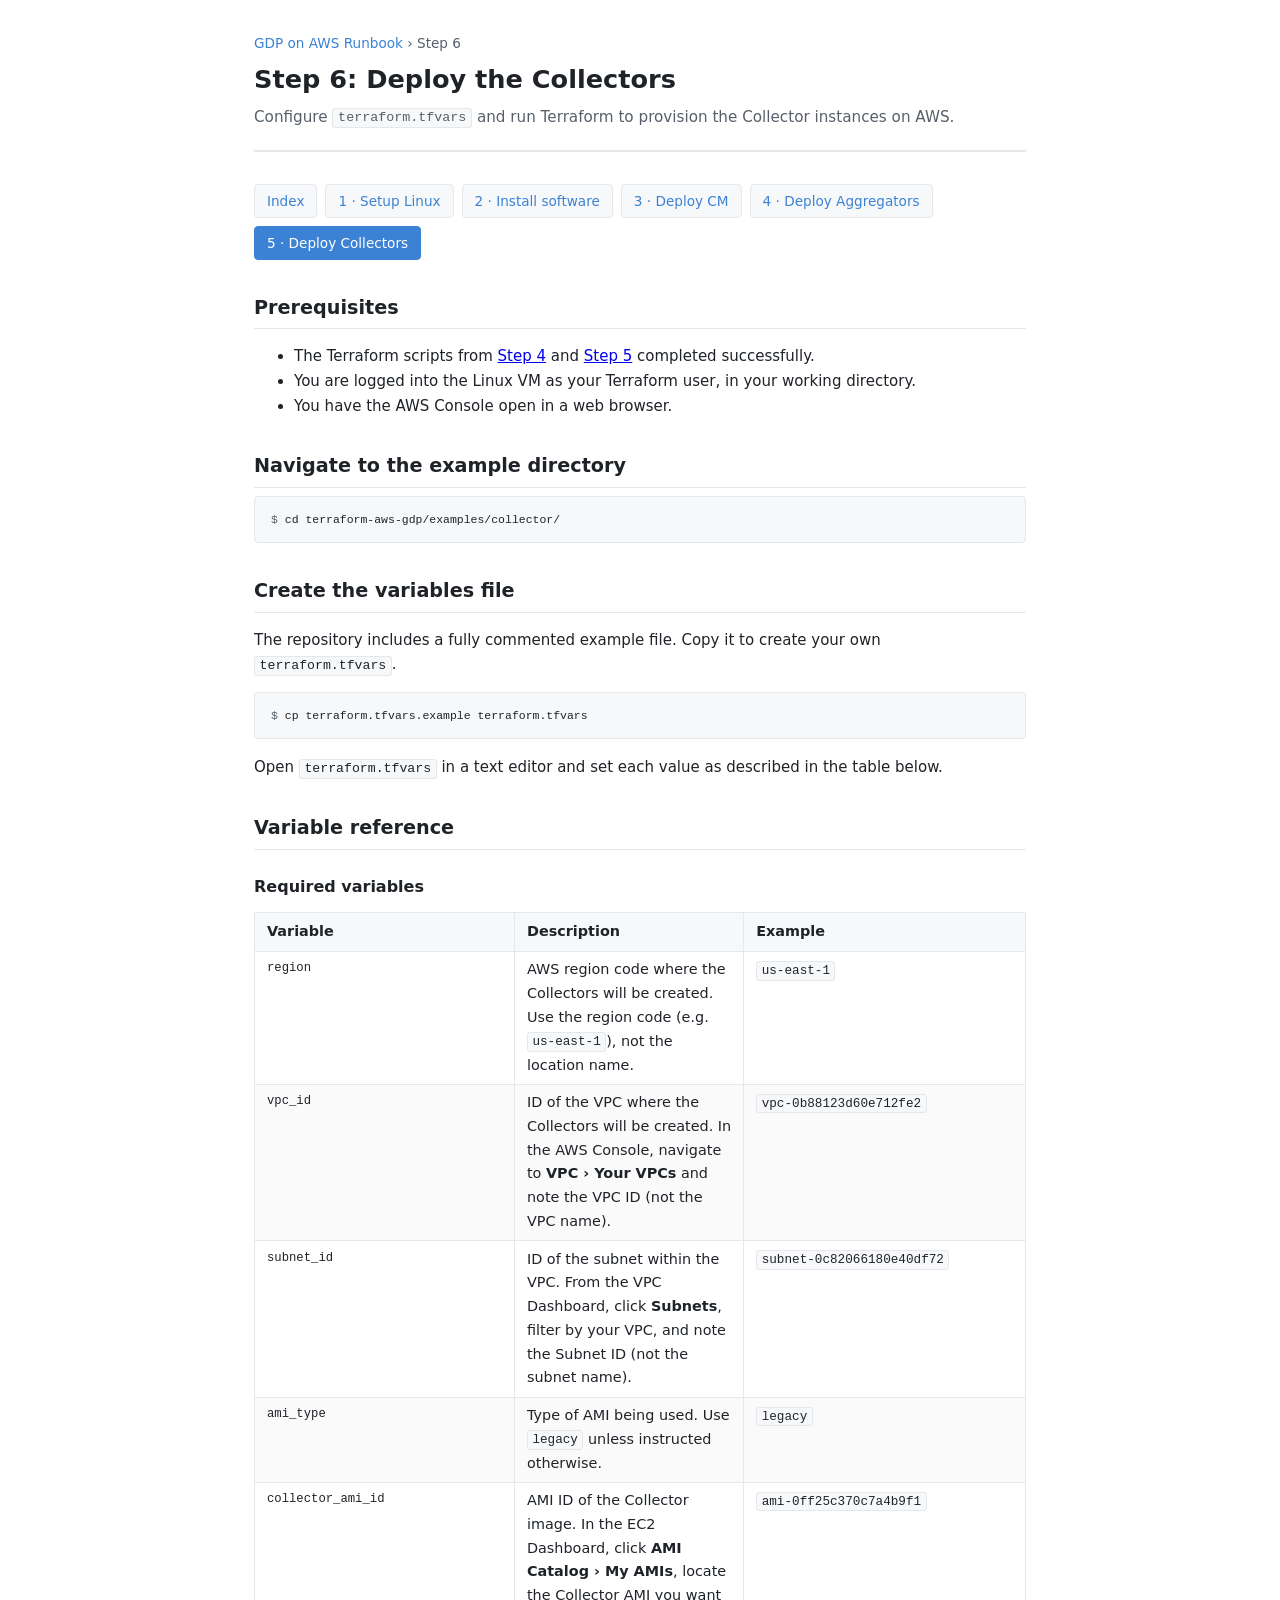
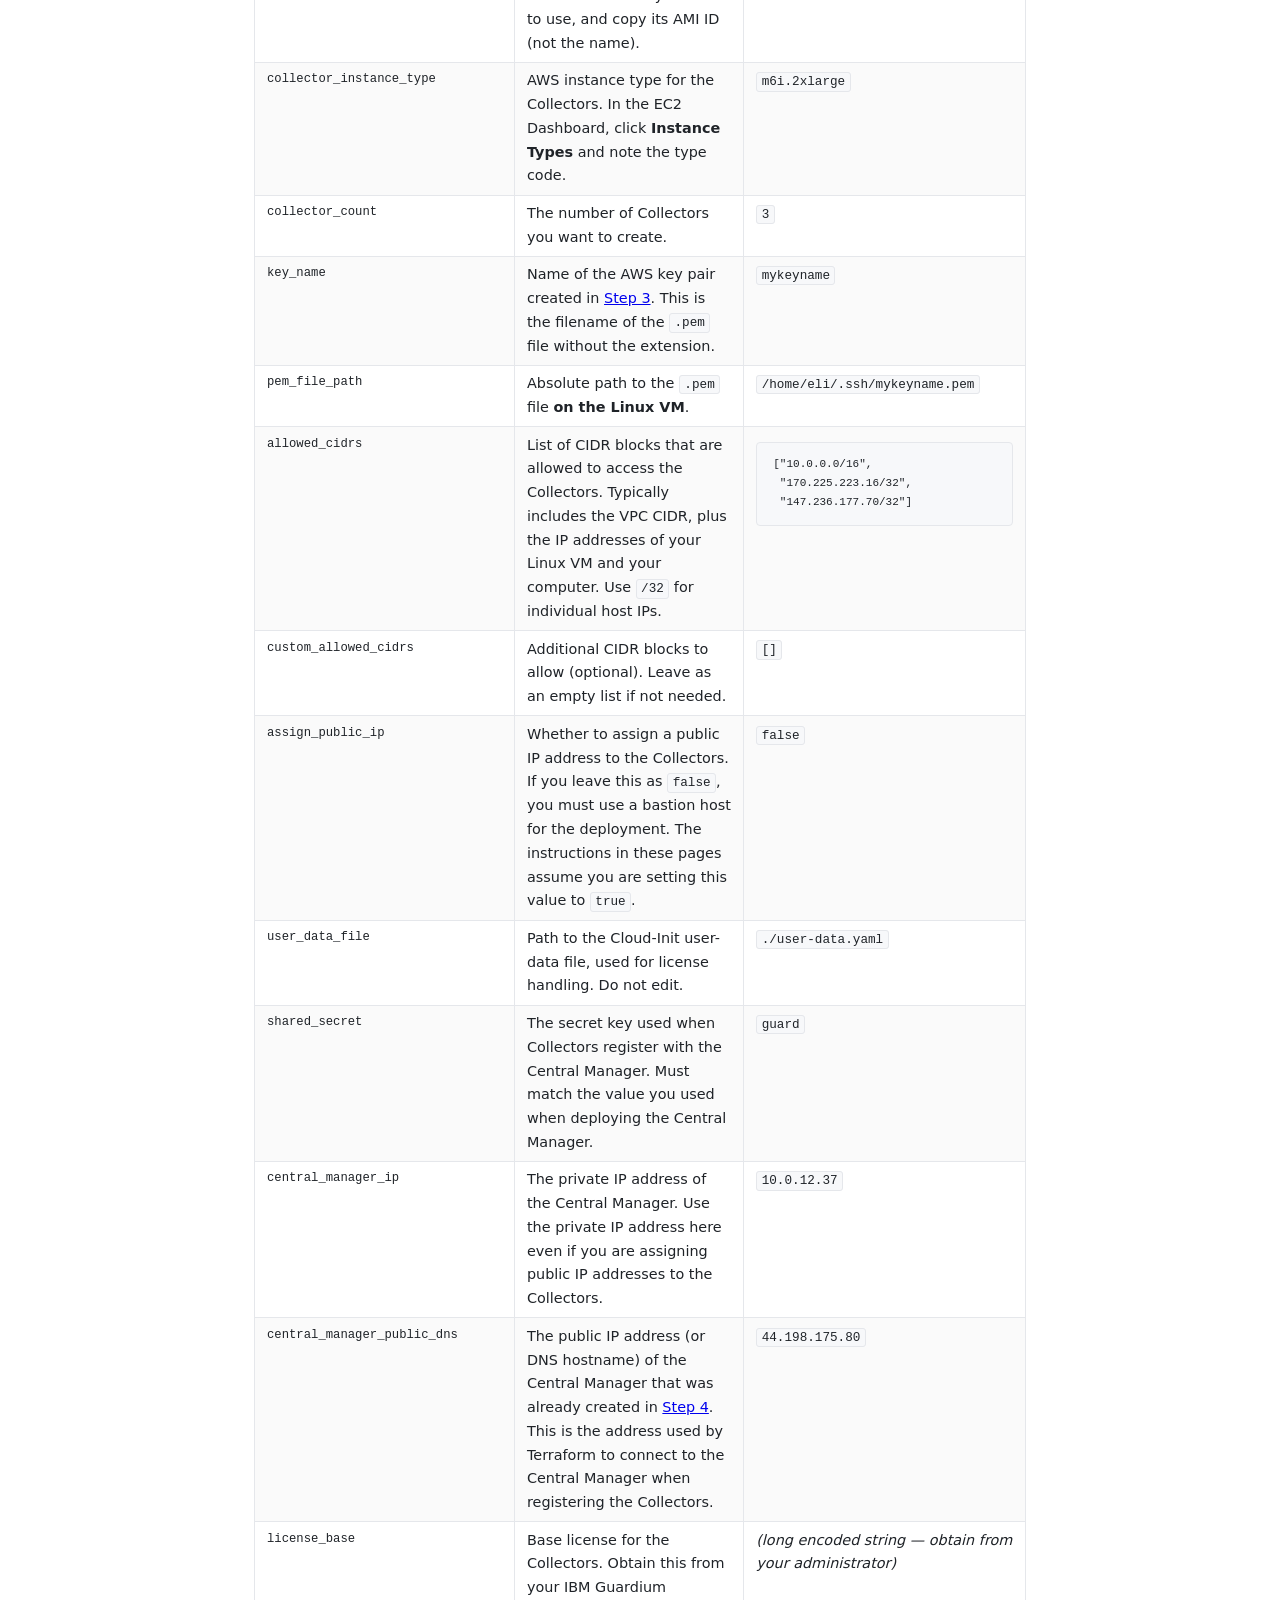
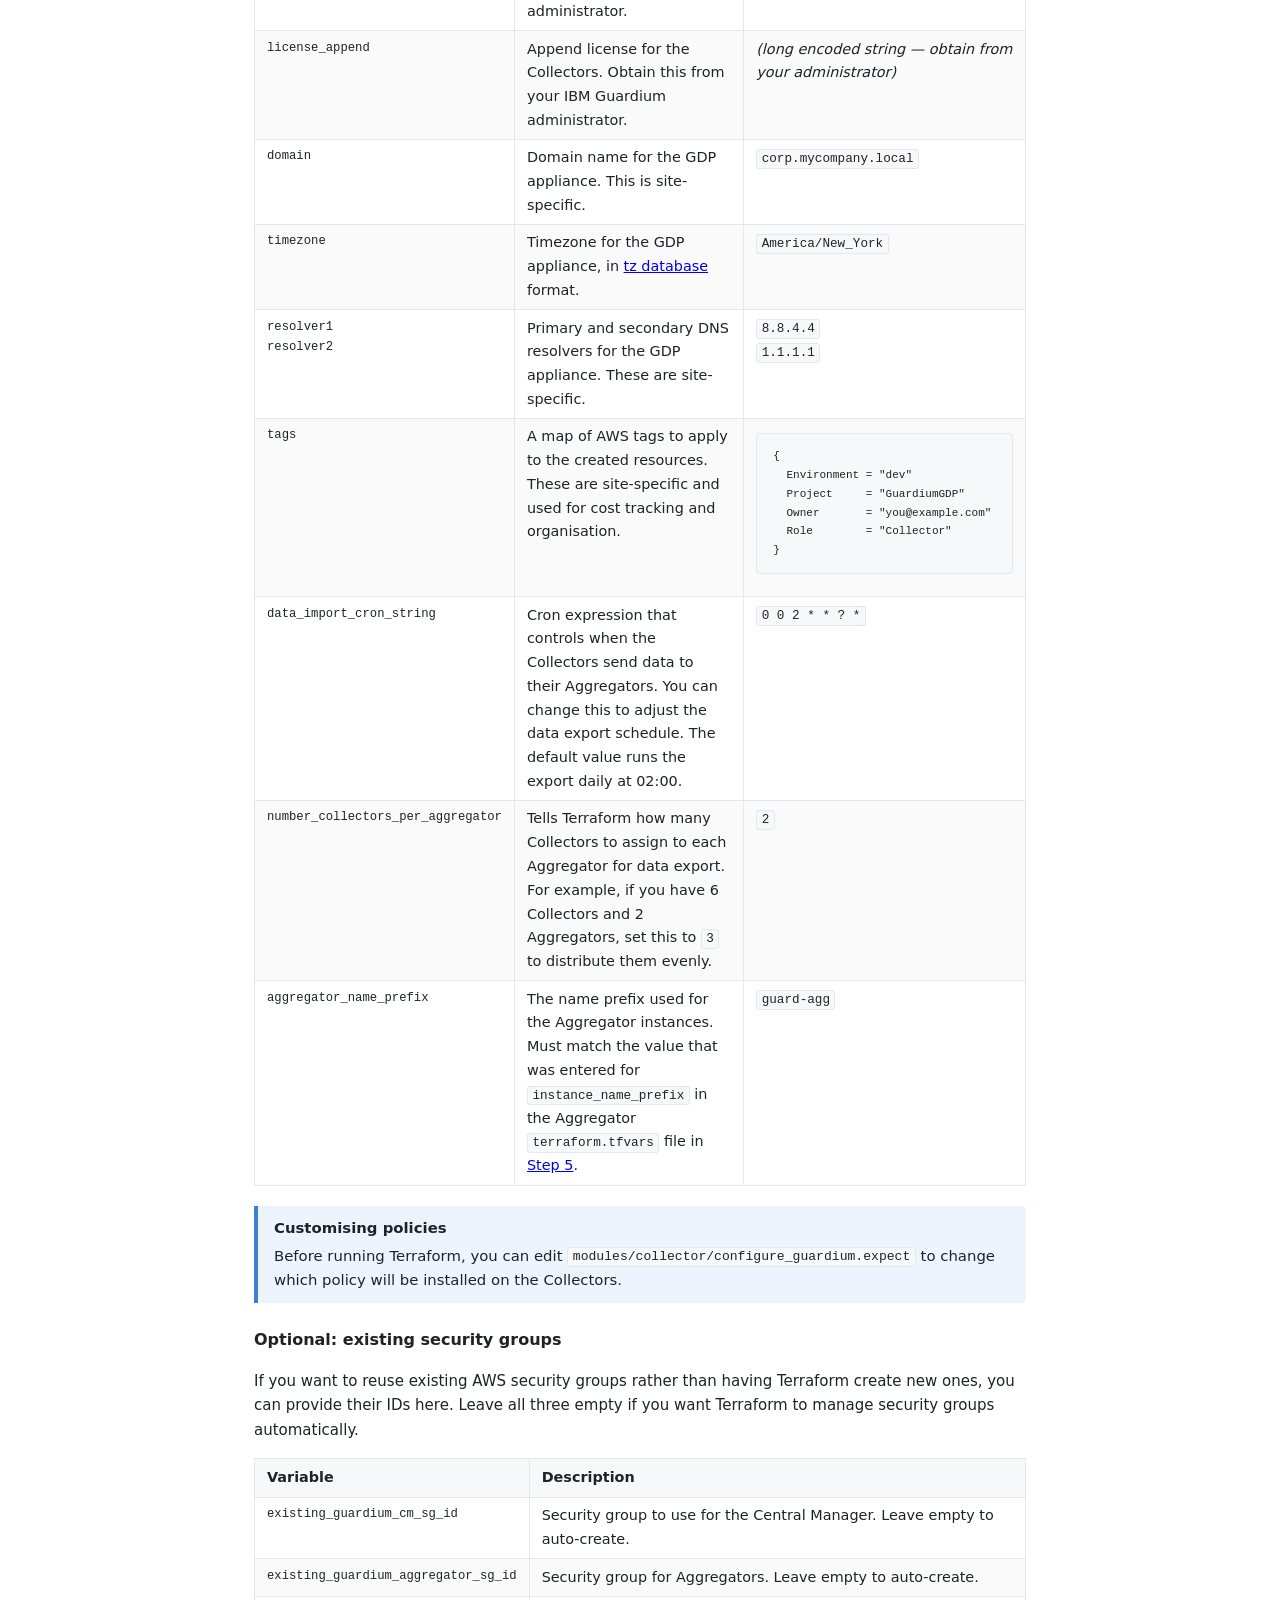
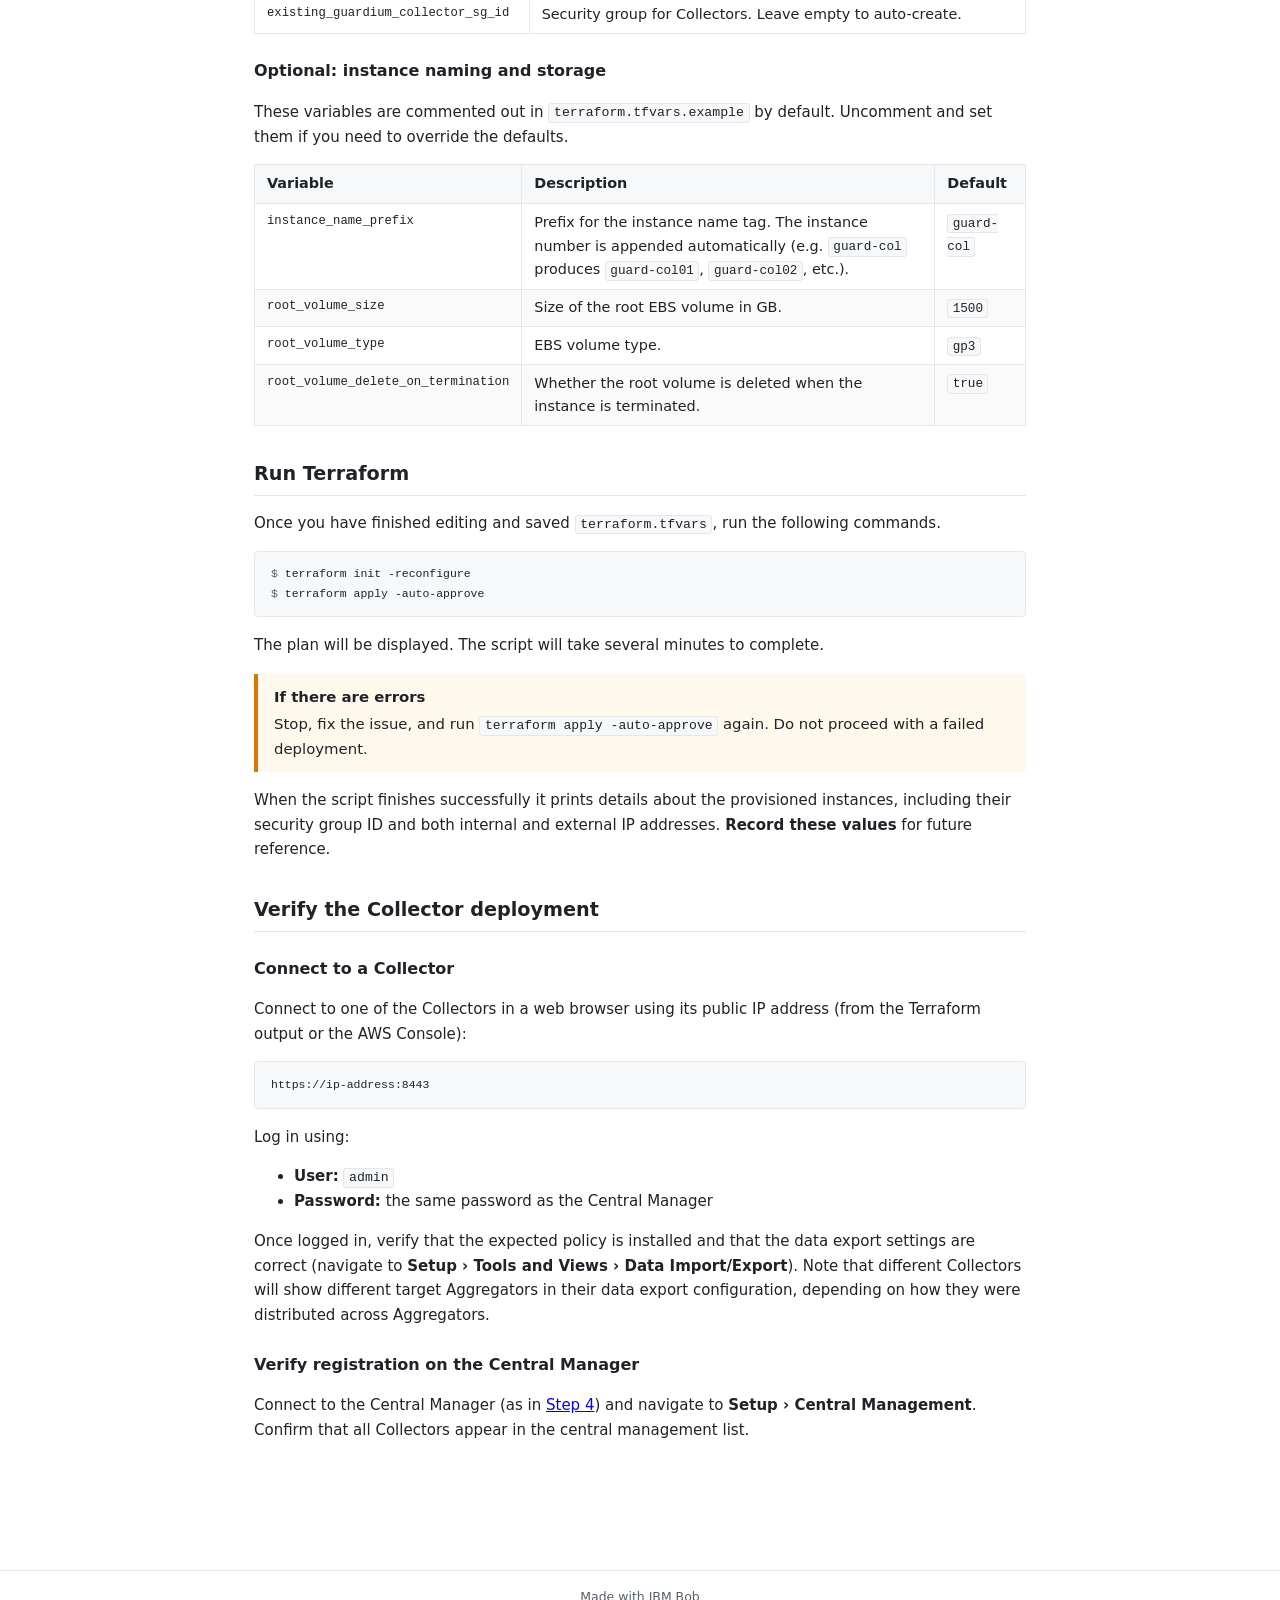
<file: docs/instructions/step07.html>
<!DOCTYPE html>
<html lang="en">
<head>
  <meta charset="UTF-8">
  <meta name="viewport" content="width=device-width, initial-scale=1.0">
  <title>Step 6: Deploy the Collectors — GDP on AWS Runbook</title>
  <link rel="stylesheet" href="style.css">
</head>
<body>
<div class="page-wrap">

  <header class="site-header">
    <div class="breadcrumb"><a href="index.html">GDP on AWS Runbook</a> › Step 6</div>
    <h1>Step 6: Deploy the Collectors</h1>
    <p class="subtitle">Configure <code>terraform.tfvars</code> and run Terraform to provision the Collector instances on AWS.</p>
  </header>

  <nav class="step-nav">
    <a href="index.html">Index</a>
    <a href="step01.html">1 · Setup Linux</a>
    <a href="step03.html">2 · Install software</a>
    <a href="step04.html">3 · Deploy CM</a>
    <a href="step06.html">4 · Deploy Aggregators</a>
    <a href="step07.html" class="current">5 · Deploy Collectors</a>
  </nav>

  <h2>Prerequisites</h2>
  <ul>
    <li>The Terraform scripts from <a href="step04.html">Step 4</a> and <a href="step06.html">Step 5</a> completed successfully.</li>
    <li>You are logged into the Linux VM as your Terraform user, in your working directory.</li>
    <li>You have the AWS Console open in a web browser.</li>
  </ul>

  <h2>Navigate to the example directory</h2>
  <pre><code><span class="prompt">$ </span>cd terraform-aws-gdp/examples/collector/</code></pre>

  <h2>Create the variables file</h2>
  <p>
    The repository includes a fully commented example file. Copy it to create your own
    <code>terraform.tfvars</code>.
  </p>
  <pre><code><span class="prompt">$ </span>cp terraform.tfvars.example terraform.tfvars</code></pre>

  <p>Open <code>terraform.tfvars</code> in a text editor and set each value as described
  in the table below.</p>

  <h2>Variable reference</h2>

  <h3>Required variables</h3>
  <table>
    <thead>
      <tr><th>Variable</th><th>Description</th><th>Example</th></tr>
    </thead>
    <tbody>
      <tr>
        <td class="param">region</td>
        <td>
          AWS region code where the Collectors will be created.
          Use the region code (e.g. <code>us-east-1</code>), not the location name.
        </td>
        <td><code>us-east-1</code></td>
      </tr>
      <tr>
        <td class="param">vpc_id</td>
        <td>
          ID of the VPC where the Collectors will be created. In the AWS Console,
          navigate to <strong>VPC &rsaquo; Your VPCs</strong> and note the VPC ID (not
          the VPC name).
        </td>
        <td><code>vpc-0b88123d60e712fe2</code></td>
      </tr>
      <tr>
        <td class="param">subnet_id</td>
        <td>
          ID of the subnet within the VPC. From the VPC Dashboard, click
          <strong>Subnets</strong>, filter by your VPC, and note the Subnet ID (not
          the subnet name).
        </td>
        <td><code>subnet-0c82066180e40df72</code></td>
      </tr>
      <tr>
        <td class="param">ami_type</td>
        <td>
          Type of AMI being used. Use <code>legacy</code> unless instructed otherwise.
        </td>
        <td><code>legacy</code></td>
      </tr>
      <tr>
        <td class="param">collector_ami_id</td>
        <td>
          AMI ID of the Collector image. In the EC2 Dashboard, click
          <strong>AMI Catalog &rsaquo; My AMIs</strong>, locate the Collector AMI
          you want to use, and copy its AMI ID (not the name).
        </td>
        <td><code>ami-0ff25c370c7a4b9f1</code></td>
      </tr>
      <tr>
        <td class="param">collector_instance_type</td>
        <td>
          AWS instance type for the Collectors. In the EC2 Dashboard, click
          <strong>Instance Types</strong> and note the type code.
        </td>
        <td><code>m6i.2xlarge</code></td>
      </tr>
      <tr>
        <td class="param">collector_count</td>
        <td>The number of Collectors you want to create.</td>
        <td><code>3</code></td>
      </tr>
      <tr>
        <td class="param">key_name</td>
        <td>
          Name of the AWS key pair created in <a href="step03.html">Step 3</a>.
          This is the filename of the <code>.pem</code> file without the extension.
        </td>
        <td><code>mykeyname</code></td>
      </tr>
      <tr>
        <td class="param">pem_file_path</td>
        <td>
          Absolute path to the <code>.pem</code> file <strong>on the Linux VM</strong>.
        </td>
        <td><code>/home/eli/.ssh/mykeyname.pem</code></td>
      </tr>
      <tr>
        <td class="param">allowed_cidrs</td>
        <td>
          List of CIDR blocks that are allowed to access the Collectors.
          Typically includes the VPC CIDR, plus the IP addresses of your Linux VM and
          your computer. Use <code>/32</code> for individual host IPs.
        </td>
        <td><pre><code>["10.0.0.0/16",
 "170.225.223.16/32",
 "147.236.177.70/32"]</code></pre></td>
      </tr>
      <tr>
        <td class="param">custom_allowed_cidrs</td>
        <td>
          Additional CIDR blocks to allow (optional). Leave as an empty list if not needed.
        </td>
        <td><code>[]</code></td>
      </tr>
      <tr>
        <td class="param">assign_public_ip</td>
        <td>
          Whether to assign a public IP address to the Collectors. If you leave
          this as <code>false</code>, you must use a bastion host for the deployment.
          The instructions in these pages assume you are setting this value to
          <code>true</code>.
        </td>
        <td><code>false</code></td>
      </tr>
      <tr>
        <td class="param">user_data_file</td>
        <td>
          Path to the Cloud-Init user-data file, used for license handling. Do not edit.
        </td>
        <td><code>./user-data.yaml</code></td>
      </tr>
      <tr>
        <td class="param">shared_secret</td>
        <td>
          The secret key used when Collectors register with the Central Manager. Must match
          the value you used when deploying the Central Manager.
        </td>
        <td><code>guard</code></td>
      </tr>
      <tr>
        <td class="param">central_manager_ip</td>
        <td>
          The private IP address of the Central Manager. Use the private IP address here
          even if you are assigning public IP addresses to the Collectors.
        </td>
        <td><code>10.0.12.37</code></td>
      </tr>
      <tr>
        <td class="param">central_manager_public_dns</td>
        <td>
          The public IP address (or DNS hostname) of the Central Manager that was already
          created in <a href="step04.html">Step 4</a>. This is the address used by Terraform
          to connect to the Central Manager when registering the Collectors.
        </td>
        <td><code>44.198.175.80</code></td>
      </tr>
      <tr>
        <td class="param">license_base</td>
        <td>
          Base license for the Collectors. Obtain this from your IBM Guardium administrator.
        </td>
        <td><em>(long encoded string — obtain from your administrator)</em></td>
      </tr>
      <tr>
        <td class="param">license_append</td>
        <td>
          Append license for the Collectors. Obtain this from your IBM Guardium administrator.
        </td>
        <td><em>(long encoded string — obtain from your administrator)</em></td>
      </tr>
      <tr>
        <td class="param">domain</td>
        <td>Domain name for the GDP appliance. This is site-specific.</td>
        <td><code>corp.mycompany.local</code></td>
      </tr>
      <tr>
        <td class="param">timezone</td>
        <td>
          Timezone for the GDP appliance, in <a href="https://en.wikipedia.org/wiki/List_of_tz_database_time_zones">tz database</a> format.
        </td>
        <td><code>America/New_York</code></td>
      </tr>
      <tr>
        <td class="param">resolver1<br>resolver2</td>
        <td>
          Primary and secondary DNS resolvers for the GDP appliance. These are site-specific.
        </td>
        <td><code>8.8.4.4</code><br><code>1.1.1.1</code></td>
      </tr>
      <tr>
        <td class="param">tags</td>
        <td>
          A map of AWS tags to apply to the created resources. These are site-specific and
          used for cost tracking and organisation.
        </td>
        <td><pre><code>{
  Environment = "dev"
  Project     = "GuardiumGDP"
  Owner       = "you@example.com"
  Role        = "Collector"
}</code></pre></td>
      </tr>
      <tr>
        <td class="param">data_import_cron_string</td>
        <td>
          Cron expression that controls when the Collectors send data to their Aggregators.
          You can change this to adjust the data export schedule. The default value runs the
          export daily at 02:00.
        </td>
        <td><code>0 0 2 * * ? *</code></td>
      </tr>
      <tr>
        <td class="param">number_collectors_per_aggregator</td>
        <td>
          Tells Terraform how many Collectors to assign to each Aggregator for data export.
          For example, if you have 6 Collectors and 2 Aggregators, set this to <code>3</code>
          to distribute them evenly.
        </td>
        <td><code>2</code></td>
      </tr>
      <tr>
        <td class="param">aggregator_name_prefix</td>
        <td>
          The name prefix used for the Aggregator instances. Must match the value that was
          entered for <code>instance_name_prefix</code> in the Aggregator
          <code>terraform.tfvars</code> file in <a href="step06.html">Step 5</a>.
        </td>
        <td><code>guard-agg</code></td>
      </tr>
    </tbody>
  </table>

  <div class="callout callout-note">
    <strong>Customising policies</strong>
    Before running Terraform, you can edit
    <code>modules/collector/configure_guardium.expect</code> to change which policy will be
    installed on the Collectors.
  </div>

  <h3>Optional: existing security groups</h3>
  <p>
    If you want to reuse existing AWS security groups rather than having Terraform create new
    ones, you can provide their IDs here. Leave all three empty if you want Terraform to manage
    security groups automatically.
  </p>
  <table>
    <thead>
      <tr><th>Variable</th><th>Description</th></tr>
    </thead>
    <tbody>
      <tr>
        <td class="param">existing_guardium_cm_sg_id</td>
        <td>Security group to use for the Central Manager. Leave empty to auto-create.</td>
      </tr>
      <tr>
        <td class="param">existing_guardium_aggregator_sg_id</td>
        <td>Security group for Aggregators. Leave empty to auto-create.</td>
      </tr>
      <tr>
        <td class="param">existing_guardium_collector_sg_id</td>
        <td>Security group for Collectors. Leave empty to auto-create.</td>
      </tr>
    </tbody>
  </table>

  <h3>Optional: instance naming and storage</h3>
  <p>
    These variables are commented out in <code>terraform.tfvars.example</code> by default.
    Uncomment and set them if you need to override the defaults.
  </p>
  <table>
    <thead>
      <tr><th>Variable</th><th>Description</th><th>Default</th></tr>
    </thead>
    <tbody>
      <tr>
        <td class="param">instance_name_prefix</td>
        <td>
          Prefix for the instance name tag. The instance number is appended automatically
          (e.g. <code>guard-col</code> produces <code>guard-col01</code>,
          <code>guard-col02</code>, etc.).
        </td>
        <td><code>guard-col</code></td>
      </tr>
      <tr>
        <td class="param">root_volume_size</td>
        <td>Size of the root EBS volume in GB.</td>
        <td><code>1500</code></td>
      </tr>
      <tr>
        <td class="param">root_volume_type</td>
        <td>EBS volume type.</td>
        <td><code>gp3</code></td>
      </tr>
      <tr>
        <td class="param">root_volume_delete_on_termination</td>
        <td>Whether the root volume is deleted when the instance is terminated.</td>
        <td><code>true</code></td>
      </tr>
    </tbody>
  </table>

  <h2>Run Terraform</h2>
  <p>Once you have finished editing and saved <code>terraform.tfvars</code>, run the following commands.</p>
  <pre><code><span class="prompt">$ </span>terraform init -reconfigure
<span class="prompt">$ </span>terraform apply -auto-approve</code></pre>

  <p>
    The plan will be displayed. The script will take several minutes to complete.
  </p>

  <div class="callout callout-warn">
    <strong>If there are errors</strong>
    Stop, fix the issue, and run <code>terraform apply -auto-approve</code> again. Do not proceed with
    a failed deployment.
  </div>

  <p>
    When the script finishes successfully it prints details about the provisioned instances,
    including their security group ID and both internal and external IP addresses.
    <strong>Record these values</strong> for future reference.
  </p>

  <h2>Verify the Collector deployment</h2>

  <h3>Connect to a Collector</h3>
  <p>
    Connect to one of the Collectors in a web browser using its public IP address
    (from the Terraform output or the AWS Console):
  </p>
  <pre><code>https://ip-address:8443</code></pre>
  <p>Log in using:</p>
  <ul>
    <li><strong>User:</strong> <code>admin</code></li>
    <li><strong>Password:</strong> the same password as the Central Manager</li>
  </ul>
  <p>
    Once logged in, verify that the expected policy is installed and that the data export settings
    are correct (navigate to <strong>Setup &rsaquo; Tools and Views &rsaquo; Data Import/Export</strong>).
    Note that different Collectors will show different target Aggregators in their data export
    configuration, depending on how they were distributed across Aggregators.
  </p>

  <h3>Verify registration on the Central Manager</h3>
  <p>
    Connect to the Central Manager (as in <a href="step04.html">Step 4</a>) and navigate to
    <strong>Setup &rsaquo; Central Management</strong>. Confirm that all Collectors appear in
    the central management list.
  </p>

</div>
<footer>Made with IBM Bob</footer>
</body>
</html>
</file>
<file: docs/instructions/style.css>
/* Shared stylesheet for GDP on AWS runbook */

*, *::before, *::after { box-sizing: border-box; }

body {
  font-family: -apple-system, "Segoe UI", system-ui, sans-serif;
  font-size: 15px;
  line-height: 1.65;
  color: #1f2328;
  background: #ffffff;
  margin: 0;
  padding: 0;
}

.page-wrap {
  max-width: 820px;
  margin: 0 auto;
  padding: 2rem 1.5rem 4rem;
}

/* ── Header ── */
.site-header {
  border-bottom: 2px solid #e5e7eb;
  padding-bottom: 0.75rem;
  margin-bottom: 2rem;
}
.site-header .breadcrumb {
  font-size: 0.85rem;
  color: #57606a;
  margin-bottom: 0.25rem;
}
.site-header .breadcrumb a { color: #3b82d4; text-decoration: none; }
.site-header .breadcrumb a:hover { text-decoration: underline; }
h1 { margin: 0 0 0.25rem; font-size: 1.6rem; font-weight: 700; }
.subtitle { color: #57606a; margin: 0 0 0.5rem; font-size: 0.95rem; }

/* ── Navigation ── */
.step-nav {
  display: flex;
  gap: 0.5rem;
  flex-wrap: wrap;
  margin-bottom: 2rem;
}
.step-nav a {
  display: inline-block;
  padding: 0.3rem 0.75rem;
  border: 1px solid #e5e7eb;
  border-radius: 4px;
  font-size: 0.85rem;
  color: #3b82d4;
  text-decoration: none;
  background: #f7f8fa;
}
.step-nav a:hover { background: #e8f0fb; }
.step-nav a.current {
  background: #3b82d4;
  color: #fff;
  border-color: #3b82d4;
}

/* ── Section headings ── */
h2 { font-size: 1.2rem; margin: 2rem 0 0.5rem; border-bottom: 1px solid #e5e7eb; padding-bottom: 0.3rem; }
h3 { font-size: 1rem; margin: 1.5rem 0 0.4rem; }

/* ── Callouts ── */
.callout {
  border-left: 4px solid;
  padding: 0.65rem 1rem;
  margin: 1rem 0;
  border-radius: 0 4px 4px 0;
  font-size: 0.93rem;
}
.callout-note   { border-color: #3b82d4; background: #eef4fd; }
.callout-warn   { border-color: #d97706; background: #fef9ec; }
.callout-tip    { border-color: #16a34a; background: #f0faf3; }
.callout strong { display: block; margin-bottom: 0.2rem; }

/* ── Code / commands ── */
code {
  font-family: "SFMono-Regular", Consolas, "Liberation Mono", monospace;
  font-size: 0.88em;
  background: #f7f8fa;
  border: 1px solid #e5e7eb;
  border-radius: 3px;
  padding: 0.1em 0.35em;
}
pre {
  background: #f7f8fa;
  border: 1px solid #e5e7eb;
  border-radius: 4px;
  padding: 0.8rem 1rem;
  overflow-x: auto;
  font-size: 0.87em;
  line-height: 1.5;
  margin: 0.5rem 0 1rem;
}
pre code { background: none; border: none; padding: 0; }
.prompt { color: #57606a; user-select: none; }

/* ── Steps ── */
ol.steps { padding-left: 1.3rem; }
ol.steps > li { margin-bottom: 0.9rem; }
ol.steps > li::marker { font-weight: 700; color: #3b82d4; }

/* ── Tables ── */
table { border-collapse: collapse; width: 100%; margin: 0.75rem 0 1.25rem; font-size: 0.9rem; }
th { background: #f7f8fa; text-align: left; padding: 0.45rem 0.75rem; border: 1px solid #e5e7eb; font-weight: 600; }
td { padding: 0.4rem 0.75rem; border: 1px solid #e5e7eb; vertical-align: top; }
tr:nth-child(even) td { background: #fafafa; }
td.param { font-family: "SFMono-Regular", Consolas, monospace; font-size: 0.85em; white-space: nowrap; }

/* ── Index cards ── */
.step-list { list-style: none; padding: 0; margin: 0; }
.step-list li {
  border: 1px solid #e5e7eb;
  border-radius: 6px;
  padding: 0.9rem 1.1rem;
  margin-bottom: 0.75rem;
  background: #f7f8fa;
}
.step-list li a { font-weight: 600; color: #3b82d4; text-decoration: none; font-size: 1rem; }
.step-list li a:hover { text-decoration: underline; }
.step-list li .desc { color: #57606a; font-size: 0.9rem; margin-top: 0.2rem; }
.step-num { display: inline-block; background: #3b82d4; color: #fff; border-radius: 50%; width: 1.5rem; height: 1.5rem; text-align: center; line-height: 1.5rem; font-size: 0.8rem; font-weight: 700; margin-right: 0.5rem; }

/* ── Incomplete banner ── */
.incomplete-banner {
  background: #fef9ec;
  border: 1px solid #d97706;
  border-radius: 6px;
  padding: 0.75rem 1rem;
  margin-bottom: 1.5rem;
  font-size: 0.92rem;
  color: #7c3b00;
}

/* ── Footer ── */
footer {
  margin-top: 3rem;
  padding-top: 1rem;
  border-top: 1px solid #e5e7eb;
  text-align: center;
  font-size: 0.78rem;
  color: #57606a;
}

/* ── Two-path grid (index page) ── */
.path-grid {
  display: grid;
  grid-template-columns: 1fr 1fr;
  gap: 1.5rem;
  margin: 1rem 0 2rem;
}
@media (max-width: 600px) {
  .path-grid { grid-template-columns: 1fr; }
}
.path-card {
  border: 2px solid #e5e7eb;
  border-radius: 8px;
  padding: 1.1rem 1.25rem 1.25rem;
}
.path-card p { margin: 0.4rem 0 0.9rem; font-size: 0.92rem; color: #57606a; }
.path-label {
  font-weight: 700;
  font-size: 1rem;
  margin-bottom: 0.35rem;
}
.path-ibm   { border-color: #3b82d4; }
.path-ibm   .path-label { color: #1a56b0; }
.path-customer { border-color: #7c5cd8; }
.path-customer .path-label { color: #5a3eb5; }
</file>
